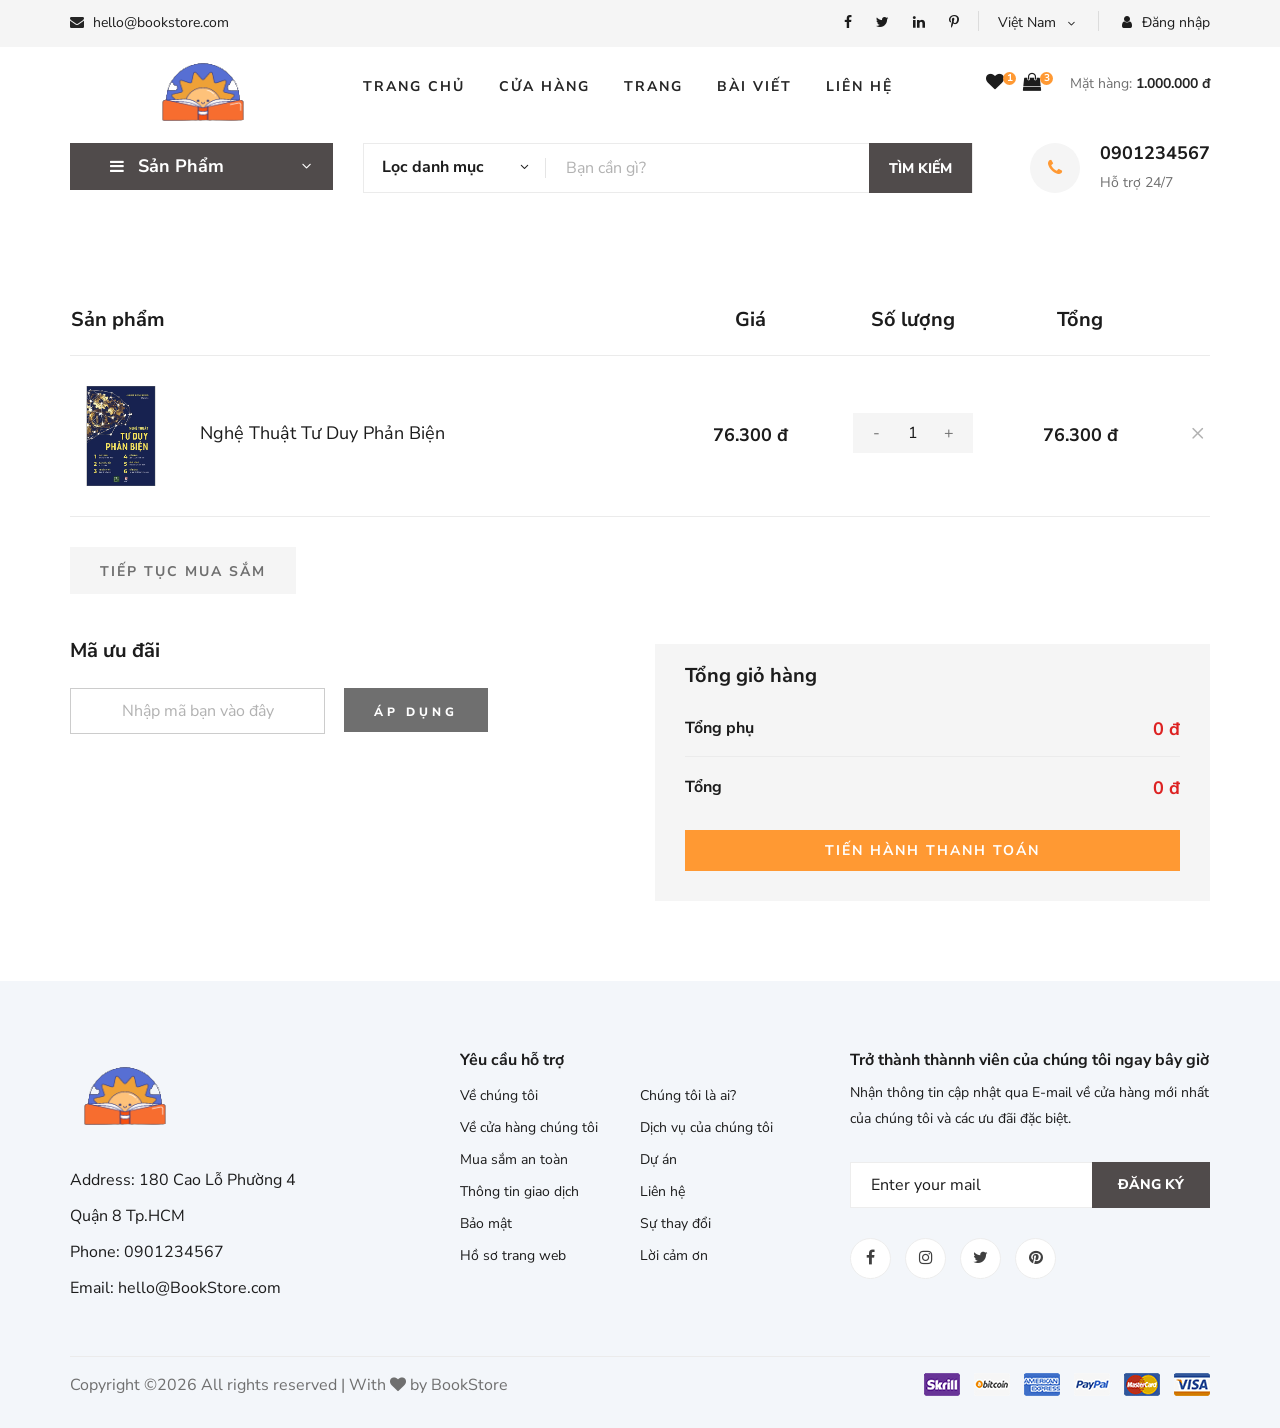
<file: labTH/Lab07/demo_bai_2/index.html>
<!DOCTYPE html>
<html lang="zxx">

<head>
    <meta charset="UTF-8">
    <meta name="description" content="Ogani Template">
    <meta name="keywords" content="Ogani, unica, creative, html">
    <meta name="viewport" content="width=device-width, initial-scale=1.0">
    <meta http-equiv="X-UA-Compatible" content="ie=edge">
    <title>Nice | BookStore</title>
    
    <!-- Google Font -->
    <link href="https://fonts.googleapis.com/css2?family=Nunito Sans:wght@200;300;400;600;900&display=swap" rel="stylesheet">
    
    <!-- Css Styles -->
    <link rel="stylesheet" href="css/bootstrap.min.css" type="text/css">
    <link rel="stylesheet" href="css/font-awesome.min.css" type="text/css">
    <link rel="stylesheet" href="css/elegant-icons.css" type="text/css">
    <link rel="stylesheet" href="css/nice-select.css" type="text/css">
    <link rel="stylesheet" href="css/jquery-ui.min.css" type="text/css">
    <link rel="stylesheet" href="css/owl.carousel.min.css" type="text/css">
    <link rel="stylesheet" href="css/slicknav.min.css" type="text/css">
    <link rel="stylesheet" href="css/style.css" type="text/css">


</head>

<body>
    <!-- Page Preloder -->
    <div id="preloder">
        <div class="loader"></div>
    </div>

    <!-- Humberger Begin -->
    <div class="humberger__menu__overlay"></div>
    <div class="humberger__menu__wrapper">
        <div class="humberger__menu__logo">
            <a href="#"><img src="img/logo.png" alt=""></a>
        </div>
        <div class="humberger__menu__cart">
            <ul>
                <li><a href="#"><i class="fa fa-heart"></i> <span>1</span></a></li>
                <li><a href="#"><i class="fa fa-shopping-bag"></i> <span>3</span></a></li>
            </ul>
            <div class="header__cart__price">Mặt hàng: <span>1.000.000 đ</span></div>
        </div>
        <div class="humberger__menu__widget">
            <div class="header__top__right__language">
                <div>Việt Nam</div>
                <span class="arrow_carrot-down"></span>
                <ul>
                    <li><a href="#">Spanis</a></li>
                    <li><a href="#">English</a></li>
                </ul>
            </div>
            <div class="header__top__right__auth">
                <a href="#"><i class="fa fa-user"></i> Đăng nhập</a>
            </div>
        </div>
        <nav class="humberger__menu__nav mobile-menu">
            <ul>
                <li><a href="./index.html">Trang chủ</a></li>
                <li><a href="./shop-grid.html">Cửa hàng</a></li>
                <li><a href="#">Trang</a>
                    <ul class="header__menu__dropdown">
                        <li><a href="./shop-details.html">Cửa hàng chi tiết</a></li>
                        <li><a href="./shoping-cart.html">Giỏ hàng</a></li>
                        <li><a href="./checkout.html">Thủ tục thanh toán</a></li>
                        <li><a href="./blog-details.html">Chi tiết bài viết</a></li>
                    </ul>
                </li>
                <li><a href="./blog.html">Bài viết</a></li>
                <li><a href="./contact.html">Liên hệ</a></li>
            </ul>
        </nav>
        <div id="mobile-menu-wrap"></div>
        <div class="header__top__right__social">
            <a href="#"><i class="fa fa-facebook"></i></a>
            <a href="#"><i class="fa fa-twitter"></i></a>
            <a href="#"><i class="fa fa-linkedin"></i></a>
            <a href="#"><i class="fa fa-pinterest-p"></i></a>
        </div>
        <div class="humberger__menu__contact">
            <ul>
                <li><i class="fa fa-envelope"></i> hello@bookstore.com</li>
            </ul>
        </div>
    </div>
    <!-- Humberger End -->

    <!-- Header Section Begin -->
    <header class="header">
        <div class="header__top">
            <div class="container">
                <div class="row">
                    <div class="col-lg-6 col-md-6">
                        <div class="header__top__left">
                            <ul>
                                <li><i class="fa fa-envelope"></i> hello@bookstore.com</li>
                            </ul>
                        </div>
                    </div>
                    <div class="col-lg-6 col-md-6">
                        <div class="header__top__right">
                            <div class="header__top__right__social">
                                <a href="#"><i class="fa fa-facebook"></i></a>
                                <a href="#"><i class="fa fa-twitter"></i></a>
                                <a href="#"><i class="fa fa-linkedin"></i></a>
                                <a href="#"><i class="fa fa-pinterest-p"></i></a>
                            </div>
                            <div class="header__top__right__language">
                                <div>Việt Nam</div>
                                <span class="arrow_carrot-down"></span>
                                <ul>
                                    <li><a href="#">Spanis</a></li>
                                    <li><a href="#">English</a></li>
                                </ul>
                            </div>
                            <div class="header__top__right__auth">
                                <a href="#"><i class="fa fa-user"></i> Đăng nhập</a>
                            </div>
                        </div>
                    </div>
                </div>
            </div>
        </div>
        <div class="container">
            <div class="row">
                <div class="col-lg-3">
                    <div class="header__logo">
                        <a href="./index.html"><img src="img/logo.png" alt=""></a>
                    </div>
                </div>
                <div class="col-lg-6">
                    <nav class="header__menu">
                        <ul class="ul-menu">
                            <li><a href="./index.html">Trang chủ</a></li>
                            <li><a href="./shop-grid.html">Cửa hàng</a></li>
                            <li><a href="#">Trang</a>
                                <ul class="header__menu__dropdown">
                                    <li><a href="./shop-details.html">Cửa hàng chi tiết</a></li>
                                    <li><a href="./shoping-cart.html">Giỏ hàng</a></li>
                                    <li><a href="./checkout.html">Thủ tục thanh toán</a></li>
                                    <li><a href="./blog-details.html">Chi tiết bài viết</a></li>
                                </ul>
                            </li>
                            <li><a href="./blog.html">Bài viết</a></li>
                            <li><a href="./contact.html">Liên hệ</a></li>
                        </ul>
                    </nav>
                </div>
                <div class="col-lg-3">
                    <div class="header__cart">
                        <ul>
                            <li><a href="#"><i class="fa fa-heart"></i> <span>1</span></a></li>
                            <li><a href="#"><i class="fa fa-shopping-bag"></i> <span>3</span></a></li>
                        </ul>
                        <div class="header__cart__price">Mặt hàng: <span>1.000.000 đ</span></div>
                    </div>
                </div>
            </div>
            <div class="humberger__open">
                <i class="fa fa-bars"></i>
            </div>
        </div>
    </header>
    <!-- Header Section End -->

    <!-- Hero Section Begin -->
    <section class="hero hero-normal">
        <div class="container">
            <div class="row">
                <div class="col-lg-3">
                    <div class="hero__categories">
                        <div class="hero__categories__all">
                            <i class="fa fa-bars"></i>
                            <span>Sản Phẩm</span>
                        </div>
                        <ul>
                            <li><a href="#">Văn học</a></li>
                            <li><a href="#">Kinh tế</a></li>
                            <li><a href="#">Thiếu nhi</a></li>
                            <li><a href="#">Kĩ năng sống</a></li>
                            <li><a href="#">Giáo khoa</a></li>
                            <li><a href="#">Từ điển</a></li>
                            <li><a href="#">Lịch sử</a></li>
                            <li><a href="#">Y học</a></li>
                            <li><a href="#">Tạp chí</a></li>
                            <li><a href="#">Ngoại ngữ</a></li>
                            <li><a href="#">Giáo trình</a></li>
                        </ul>
                    </div>
                </div>
                <div class="col-lg-9">
                    <div class="hero__search">
                        <div class="hero__search__form">
                            <form action="#">
                                <div class="hero__search__categories">
                                    Lọc danh mục
                                    <span class="arrow_carrot-down"></span>
                                </div>
                                <input type="text" placeholder="Bạn cần gì?">
                                <button type="submit" class="site-btn">TÌM KIẾM</button>
                            </form>
                        </div>
                        <div class="hero__search__phone">
                            <div class="hero__search__phone__icon">
                                <i class="fa fa-phone"></i>
                            </div>
                            <div class="hero__search__phone__text">
                                <h5>0901234567</h5>
                                <span>Hỗ trợ 24/7 </span>
                            </div>
                        </div>
                    </div>
                </div>
            </div>
        </div>
    </section>
    <!-- Hero Section End -->

    <!-- Shoping Cart Section Begin -->
    <section class="shoping-cart spad">
        <div class="container">
            <div class="row">
                <div class="col-lg-12">
                    <div class="shoping__cart__table">
                        <table>
                            <thead>
                                <tr>
                                    <th class="shoping__product">Sản phẩm</th>
                                    <th>Giá</th>
                                    <th>Số lượng</th>
                                    <th>Tổng</th>
                                    <th></th>
                                </tr>
                            </thead>
                            <tbody>
                                <tr>
                                    <td class="shoping__cart__item">
                                        <img src="img/featured/Book_2.jpg" alt="" width="100px">
                                        <h5>Nghệ Thuật Tư Duy Phản Biện</h5>
                                    </td>
                                    <td class="shoping__cart__price">
                                        76.300 đ
                                    </td>
                                    <td class="shoping__cart__quantity">
                                        <div class="quantity">
                                            <div class="pro-qty">
                                                <input value="1" id="quantity" >
                                            </div>
                                        </div>
                                    </td>
                                    <td class="shoping__cart__total" id="total">
                                        76.300 đ
                                    </td>
                                    <td class="shoping__cart__item__close">
                                        <span class="icon_close"></span>
                                    </td>
                                </tr>
                            </tbody>
                        </table>
                    </div>
                </div>
            </div>
            <div class="row">
                <div class="col-lg-12">
                    <div class="shoping__cart__btns">
                        <a href="#" class="primary-btn cart-btn">TIẾP TỤC MUA SẮM</a>
                    </div>
                </div>
                <div class="col-lg-6">
                    <div class="shoping__continue">
                        <div class="shoping__discount">
                            <h5>Mã ưu đãi</h5>
                            <form action="#">
                                <input type="text" placeholder="Nhập mã bạn vào đây">
                                <button type="submit" class="site-btn">ÁP DỤNG</button>
                            </form>
                        </div>
                    </div>
                </div>
                <div class="col-lg-6">
                    <div class="shoping__checkout">
                        <h5>Tổng giỏ hàng</h5>
                        <ul>
                            <li>Tổng phụ <span>0 đ</span></li>
                            <li>Tổng <span>0 đ</span></li>
                        </ul>
                        <a href="#" class="primary-btn">Tiến hành thanh toán</a>
                    </div>
                </div>
            </div>
        </div>
    </section>
    <!-- Shoping Cart Section End -->


    <!-- Footer Section Begin -->
    <footer class="footer spad">
        <div class="container">
            <div class="row">
                <div class="col-lg-3 col-md-6 col-sm-6">
                    <div class="footer__about">
                        <div class="footer__about__logo">
                            <a href="./index.html"><img src="img/logo.png" alt=""></a>
                        </div>
                        <ul>
                            <li>Address: 180 Cao Lỗ Phường 4 Quận 8 Tp.HCM</li>
                            <li>Phone: 0901234567</li>
                            <li>Email: hello@BookStore.com</li>
                        </ul>
                    </div>
                </div>
                <div class="col-lg-4 col-md-6 col-sm-6 offset-lg-1">
                    <div class="footer__widget">
                        <h6>
                            Yêu cầu hỗ trợ</h6>
                        <ul>
                            <li><a href="#">Về chúng tôi</a></li>
                            <li><a href="#">Về cửa hàng chúng tôi</a></li>
                            <li><a href="#">Mua sắm an toàn</a></li>
                            <li><a href="#">Thông tin giao dịch</a></li>
                            <li><a href="#">Bảo mật</a></li>
                            <li><a href="#">Hồ sơ trang web</a></li>
                        </ul>
                        <ul>
                            <li><a href="#">Chúng tôi là ai?</a></li>
                            <li><a href="#">Dịch vụ của chúng tôi</a></li>
                            <li><a href="#">Dự án</a></li>
                            <li><a href="#">Liên hệ</a></li>
                            <li><a href="#">Sự thay đổi</a></li>
                            <li><a href="#">Lời cảm ơn</a></li>
                        </ul>
                    </div>
                </div>
                <div class="col-lg-4 col-md-12">
                    <div class="footer__widget">
                        <h6>Trở thành thànnh viên của chúng tôi ngay bây giờ</h6>
                        <p>Nhận thông tin cập nhật qua E-mail về cửa hàng mới nhất của chúng tôi và các ưu đãi đặc biệt.</p>
                        <form action="#">
                            <input type="text" placeholder="Enter your mail">
                            <button type="submit" class="site-btn">Đăng ký</button>
                        </form>
                        <div class="footer__widget__social">
                            <a href="#"><i class="fa fa-facebook"></i></a>
                            <a href="#"><i class="fa fa-instagram"></i></a>
                            <a href="#"><i class="fa fa-twitter"></i></a>
                            <a href="#"><i class="fa fa-pinterest"></i></a>
                        </div>
                    </div>
                </div>
            </div>
            <div class="row">
                <div class="col-lg-12">
                    <div class="footer__copyright">
                        <div class="footer__copyright__text"><p>
  Copyright &copy;<script>document.write(new Date().getFullYear());</script> All rights reserved | With <i class="fa fa-heart" aria-hidden="true"></i> by BookStore</a>
  </p></div>
                        <div class="footer__copyright__payment"><img src="img/payment-item.png" alt=""></div>
                    </div>
                </div>
            </div>
        </div>
    </footer>
    <!-- Footer Section End -->

    <!-- Js Plugins -->
    <script src="js/jquery-3.3.1.min.js"></script>
    <script src="js/bootstrap.min.js"></script>
    <script src="js/jquery.nice-select.min.js"></script>
    <script src="js/jquery-ui.min.js"></script>
    <script src="js/jquery.slicknav.js"></script>
    <script src="js/mixitup.min.js"></script>
    <script src="js/owl.carousel.min.js"></script>
    <script src="js/main.js"></script>


</body>

</html>
</file>
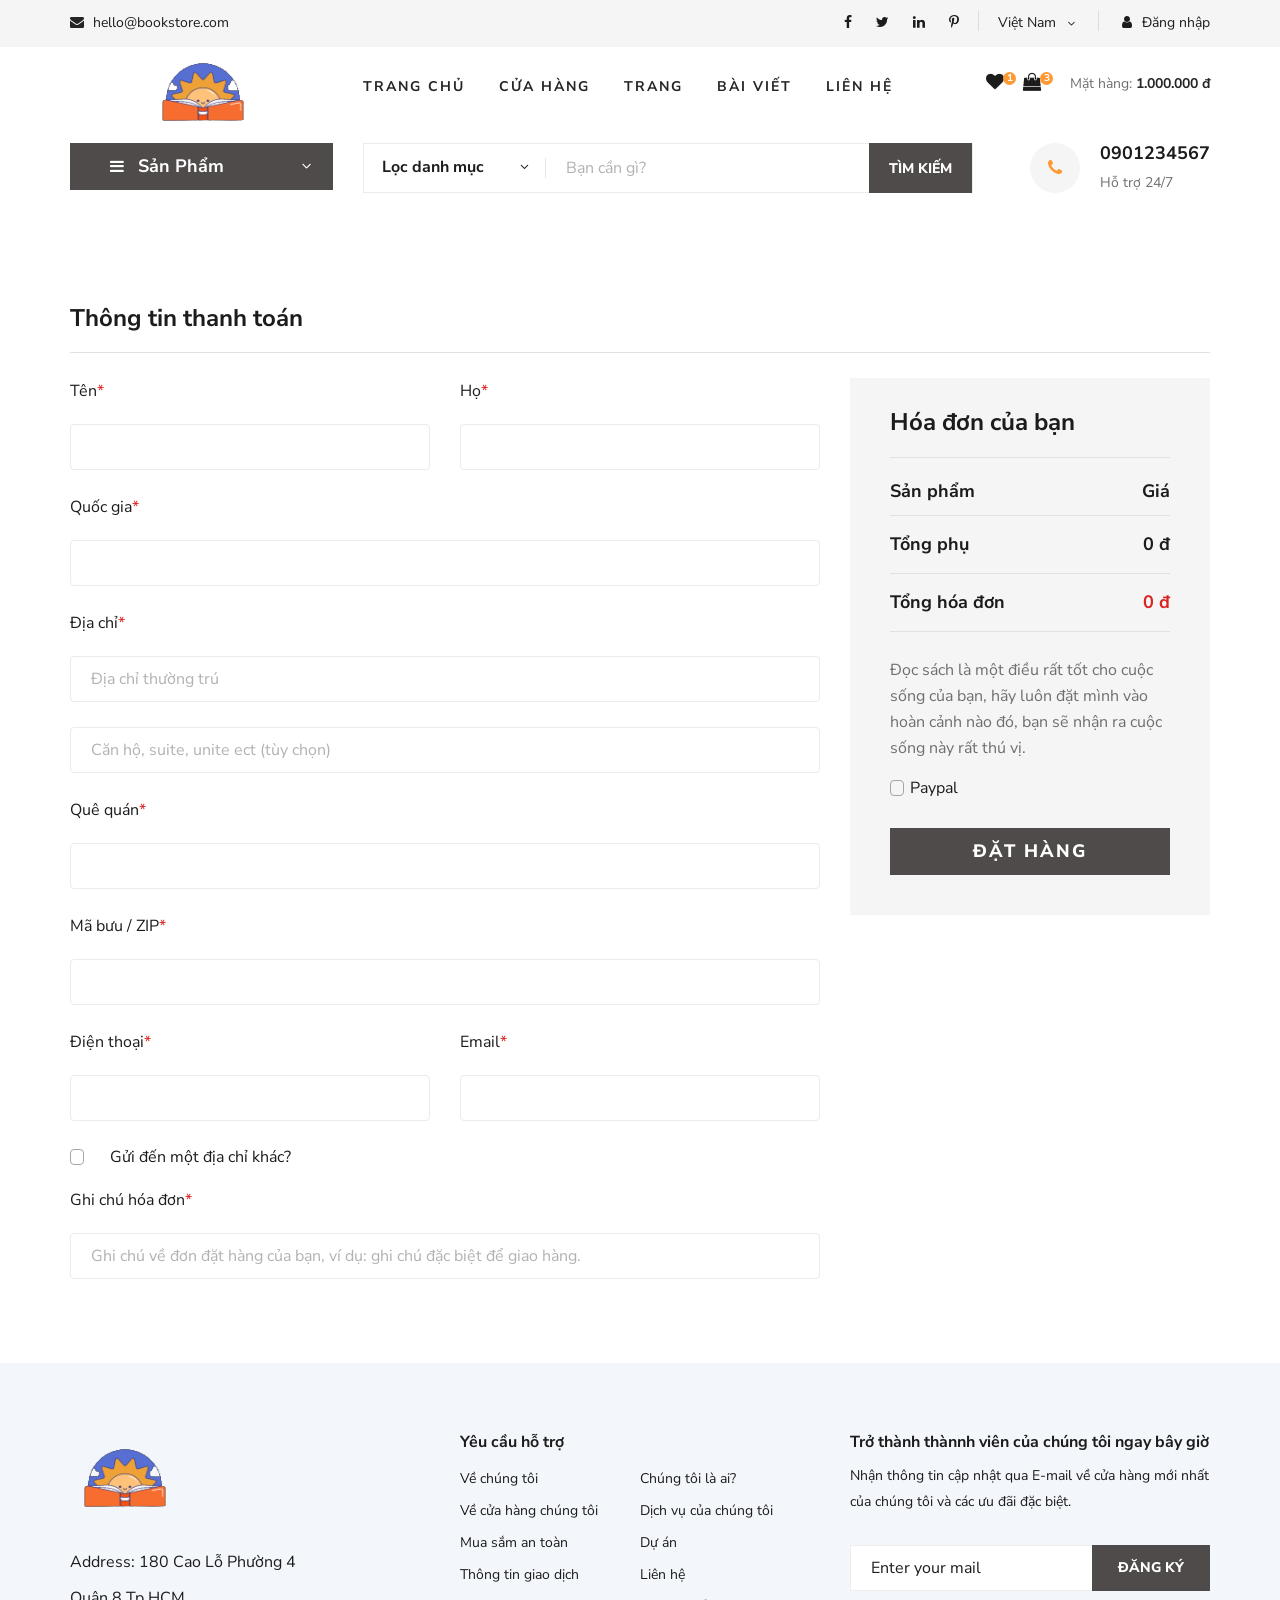
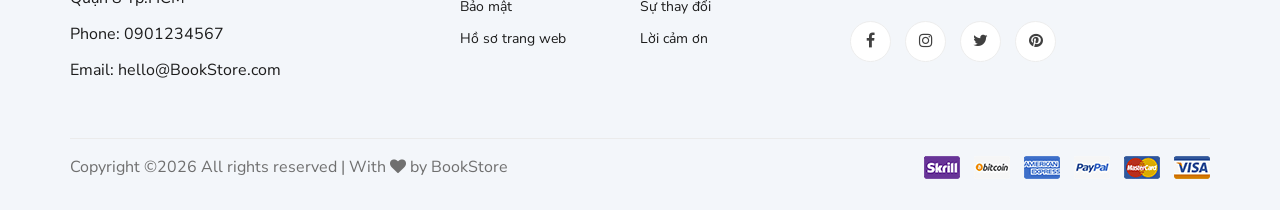
<file: labTH/Lab07/Vi_du/index.html>
<!DOCTYPE html>
<html lang="zxx">

<head>
    <meta charset="UTF-8">
    <meta name="description" content="Ogani Template">
    <meta name="keywords" content="Ogani, unica, creative, html">
    <meta name="viewport" content="width=device-width, initial-scale=1.0">
    <meta http-equiv="X-UA-Compatible" content="ie=edge">
    <title>Nice | BookStore</title>
    
    <!-- Google Font -->
    <link href="https://fonts.googleapis.com/css2?family=Nunito Sans:wght@200;300;400;600;900&display=swap" rel="stylesheet">
    
    <!-- Css Styles -->
    <link rel="stylesheet" href="css/bootstrap.min.css" type="text/css">
    <link rel="stylesheet" href="css/font-awesome.min.css" type="text/css">
    <link rel="stylesheet" href="css/elegant-icons.css" type="text/css">
    <link rel="stylesheet" href="css/nice-select.css" type="text/css">
    <link rel="stylesheet" href="css/jquery-ui.min.css" type="text/css">
    <link rel="stylesheet" href="css/owl.carousel.min.css" type="text/css">
    <link rel="stylesheet" href="css/slicknav.min.css" type="text/css">
    <link rel="stylesheet" href="css/style.css" type="text/css">


    <style>
        .error-message {
            color: red;
            font-size: 14px; 
            margin-top: 5px; 
        }
    </style>
</head>

<body>
    <!-- Page Preloder -->
    <div id="preloder">
        <div class="loader"></div>
    </div>

    <!-- Humberger Begin -->
    <div class="humberger__menu__overlay"></div>
    <div class="humberger__menu__wrapper">
        <div class="humberger__menu__logo">
            <a href="#"><img src="img/logo.png" alt=""></a>
        </div>
        <div class="humberger__menu__cart">
            <ul>
                <li><a href="#"><i class="fa fa-heart"></i> <span>1</span></a></li>
                <li><a href="#"><i class="fa fa-shopping-bag"></i> <span>3</span></a></li>
            </ul>
            <div class="header__cart__price">Mặt hàng: <span>1.000.000 đ</span></div>
        </div>
        <div class="humberger__menu__widget">
            <div class="header__top__right__language">
                <div>Việt Nam</div>
                <span class="arrow_carrot-down"></span>
                <ul>
                    <li><a href="#">Spanis</a></li>
                    <li><a href="#">English</a></li>
                </ul>
            </div>
            <div class="header__top__right__auth">
                <a href="#"><i class="fa fa-user"></i> Đăng nhập</a>
            </div>
        </div>
        <nav class="humberger__menu__nav mobile-menu">
            <ul>
                <li><a href="./index.html">Trang chủ</a></li>
                <li><a href="./shop-grid.html">Cửa hàng</a></li>
                <li><a href="#">Trang</a>
                    <ul class="header__menu__dropdown">
                        <li><a href="./shop-details.html">Cửa hàng chi tiết</a></li>
                        <li><a href="./shoping-cart.html">Giỏ hàng</a></li>
                        <li><a href="./checkout.html">Thủ tục thanh toán</a></li>
                        <li><a href="./blog-details.html">Chi tiết bài viết</a></li>
                    </ul>
                </li>
                <li><a href="./blog.html">Bài viết</a></li>
                <li><a href="./contact.html">Liên hệ</a></li>
            </ul>
        </nav>
        <div id="mobile-menu-wrap"></div>
        <div class="header__top__right__social">
            <a href="#"><i class="fa fa-facebook"></i></a>
            <a href="#"><i class="fa fa-twitter"></i></a>
            <a href="#"><i class="fa fa-linkedin"></i></a>
            <a href="#"><i class="fa fa-pinterest-p"></i></a>
        </div>
        <div class="humberger__menu__contact">
            <ul>
                <li><i class="fa fa-envelope"></i> hello@bookstore.com</li>
            </ul>
        </div>
    </div>
    <!-- Humberger End -->

    <!-- Header Section Begin -->
    <header class="header">
        <div class="header__top">
            <div class="container">
                <div class="row">
                    <div class="col-lg-6 col-md-6">
                        <div class="header__top__left">
                            <ul>
                                <li><i class="fa fa-envelope"></i> hello@bookstore.com</li>
                            </ul>
                        </div>
                    </div>
                    <div class="col-lg-6 col-md-6">
                        <div class="header__top__right">
                            <div class="header__top__right__social">
                                <a href="#"><i class="fa fa-facebook"></i></a>
                                <a href="#"><i class="fa fa-twitter"></i></a>
                                <a href="#"><i class="fa fa-linkedin"></i></a>
                                <a href="#"><i class="fa fa-pinterest-p"></i></a>
                            </div>
                            <div class="header__top__right__language">
                                <div>Việt Nam</div>
                                <span class="arrow_carrot-down"></span>
                                <ul>
                                    <li><a href="#">Spanis</a></li>
                                    <li><a href="#">English</a></li>
                                </ul>
                            </div>
                            <div class="header__top__right__auth">
                                <a href="#"><i class="fa fa-user"></i> Đăng nhập</a>
                            </div>
                        </div>
                    </div>
                </div>
            </div>
        </div>
        <div class="container">
            <div class="row">
                <div class="col-lg-3">
                    <div class="header__logo">
                        <a href="./index.html"><img src="img/logo.png" alt=""></a>
                    </div>
                </div>
                <div class="col-lg-6">
                    <nav class="header__menu">
                        <ul class="ul-menu">
                            <li><a href="./index.html">Trang chủ</a></li>
                            <li><a href="./shop-grid.html">Cửa hàng</a></li>
                            <li><a href="#">Trang</a>
                                <ul class="header__menu__dropdown">
                                    <li><a href="./shop-details.html">Cửa hàng chi tiết</a></li>
                                    <li><a href="./shoping-cart.html">Giỏ hàng</a></li>
                                    <li><a href="./checkout.html">Thủ tục thanh toán</a></li>
                                    <li><a href="./blog-details.html">Chi tiết bài viết</a></li>
                                </ul>
                            </li>
                            <li><a href="./blog.html">Bài viết</a></li>
                            <li><a href="./contact.html">Liên hệ</a></li>
                        </ul>
                    </nav>
                </div>
                <div class="col-lg-3">
                    <div class="header__cart">
                        <ul>
                            <li><a href="#"><i class="fa fa-heart"></i> <span>1</span></a></li>
                            <li><a href="#"><i class="fa fa-shopping-bag"></i> <span>3</span></a></li>
                        </ul>
                        <div class="header__cart__price">Mặt hàng: <span>1.000.000 đ</span></div>
                    </div>
                </div>
            </div>
            <div class="humberger__open">
                <i class="fa fa-bars"></i>
            </div>
        </div>
    </header>
    <!-- Header Section End -->

    <!-- Hero Section Begin -->
    <section class="hero hero-normal">
        <div class="container">
            <div class="row">
                <div class="col-lg-3">
                    <div class="hero__categories">
                        <div class="hero__categories__all">
                            <i class="fa fa-bars"></i>
                            <span>Sản Phẩm</span>
                        </div>
                        <ul>
                            <li><a href="#">Văn học</a></li>
                            <li><a href="#">Kinh tế</a></li>
                            <li><a href="#">Thiếu nhi</a></li>
                            <li><a href="#">Kĩ năng sống</a></li>
                            <li><a href="#">Giáo khoa</a></li>
                            <li><a href="#">Từ điển</a></li>
                            <li><a href="#">Lịch sử</a></li>
                            <li><a href="#">Y học</a></li>
                            <li><a href="#">Tạp chí</a></li>
                            <li><a href="#">Ngoại ngữ</a></li>
                            <li><a href="#">Giáo trình</a></li>
                        </ul>
                    </div>
                </div>
                <div class="col-lg-9">
                    <div class="hero__search">
                        <div class="hero__search__form">
                            <form action="#">
                                <div class="hero__search__categories">
                                    Lọc danh mục
                                    <span class="arrow_carrot-down"></span>
                                </div>
                                <input type="text" placeholder="Bạn cần gì?">
                                <button type="submit" class="site-btn">TÌM KIẾM</button>
                            </form>
                        </div>
                        <div class="hero__search__phone">
                            <div class="hero__search__phone__icon">
                                <i class="fa fa-phone"></i>
                            </div>
                            <div class="hero__search__phone__text">
                                <h5>0901234567</h5>
                                <span>Hỗ trợ 24/7 </span>
                            </div>
                        </div>
                    </div>
                </div>
            </div>
        </div>
    </section>
    <!-- Hero Section End -->

     <!-- Checkout Section Begin -->
     <section class="checkout spad">
        <div class="container">
            <div class="checkout__form">
                <h4>Thông tin thanh toán</h4>
                <form id="checkoutForm" action="#">
                    <div class="row">
                        <div class="col-lg-8 col-md-6">
                            <div class="row">
                                <div class="col-lg-6">
                                    <div class="checkout__input">
                                        <p>Tên<span>*</span></p>
                                        <input type="text" id="firstNameInput">
                                        <div class="error-message" id="firstNameErrorMessage"></div>
                                    </div>
                                </div>
                                <div class="col-lg-6">
                                    <div class="checkout__input">
                                        <p>Họ<span>*</span></p>
                                        <input type="text" id="lastNameInput">
                                        <div class="error-message" id="lastNameErrorMessage"></div>
                                    </div>
                                </div>
                            </div>
                            <div class="checkout__input">
                                <p>Quốc gia<span>*</span></p>
                                <input type="text" id="nationInput">
                                <div class="error-message" id="nationErrorMessage"></div>
                            </div>
                            <div class="checkout__input">
                                <p>Địa chỉ<span>*</span></p>
                                <input type="text" placeholder="Địa chỉ thường trú" class="checkout__input__add" id="adresseInput">
                                <div class="error-message" id="adresseErrorMessage"></div>
                                <input type="text" placeholder="Căn hộ, suite, unite ect (tùy chọn)" id="suiteInput">
                                <div class="error-message" id="suiteErrorMessage"></div>
                            </div>
                            <div class="checkout__input">
                                <p>Quê quán<span>*</span></p>
                                <input type="text" id="countryInput">
                                <div class="error-message" id="countryErrorMessage"></div>
                            </div>
                            <div class="checkout__input">
                                <p>Mã bưu / ZIP<span>*</span></p>
                                <input type="text" id="zipInput">
                                <div class="error-message" id="zipErrorMessage"></div>
                            </div>
                            <div class="row">
                                <div class="col-lg-6">
                                    <div class="checkout__input">
                                        <p>Điện thoại<span>*</span></p>
                                        <input type="text" id="numInput">
                                        <div class="error-message" id="numErrorMessage"></div>
                                    </div>
                                </div>
                                <div class="col-lg-6">
                                    <div class="checkout__input">
                                        <p>Email<span>*</span></p>
                                        <input type="text" id="emailInput">
                                        <div class="error-message" id="emailErrorMessage"></div>
                                    </div>
                                </div>
                            </div>
                           
                            <div class="checkout__input__checkbox">
                                <label for="diff-acc">
                                    Gửi đến một địa chỉ khác?
                                    <input type="checkbox" id="diff-acc">
                                    <span class="checkmark"></span>
                                </label>
                            </div>
                            <div class="checkout__input">
                                <p>Ghi chú hóa đơn<span>*</span></p>
                                <input type="text" placeholder="Ghi chú về đơn đặt hàng của bạn, ví dụ: ghi chú đặc biệt để giao hàng." id="noteInput">
                                <div class="error-message" id="noteErrorMessage"></div>
                            </div>
                        </div>
                        <div class="col-lg-4 col-md-6">
                            <div class="checkout__order">
                                <h4>Hóa đơn của bạn</h4>
                                <div class="checkout__order__products">Sản phẩm <span>Giá</span></div>
                               
                                <div class="checkout__order__subtotal">Tổng phụ <span>0 đ</span></div>
                                <div class="checkout__order__total">Tổng hóa đơn <span>0 đ</span></div>
                                <p>Đọc sách là một điều rất tốt cho cuộc sống của bạn, hãy luôn đặt mình vào hoàn cảnh nào đó, bạn sẽ
                                    nhận ra cuộc sống này rất thú vị.
                                </p>
                                <div class="checkout__input__checkbox">
                                    <label for="paypal">
                                        Paypal
                                        <input type="checkbox" id="paypal">
                                        <span class="checkmark"></span>
                                    </label>
                                </div>
                                <button type="button" class="site-btn" onclick="validateForm()">Đặt hàng</button>
                            </div>
                        </div>
                    </div>
                </form>
            </div>
        </div>
    </section>
    <!-- Checkout Section End -->


    <!-- Footer Section Begin -->
    <footer class="footer spad">
        <div class="container">
            <div class="row">
                <div class="col-lg-3 col-md-6 col-sm-6">
                    <div class="footer__about">
                        <div class="footer__about__logo">
                            <a href="./index.html"><img src="img/logo.png" alt=""></a>
                        </div>
                        <ul>
                            <li>Address: 180 Cao Lỗ Phường 4 Quận 8 Tp.HCM</li>
                            <li>Phone: 0901234567</li>
                            <li>Email: hello@BookStore.com</li>
                        </ul>
                    </div>
                </div>
                <div class="col-lg-4 col-md-6 col-sm-6 offset-lg-1">
                    <div class="footer__widget">
                        <h6>
                            Yêu cầu hỗ trợ</h6>
                        <ul>
                            <li><a href="#">Về chúng tôi</a></li>
                            <li><a href="#">Về cửa hàng chúng tôi</a></li>
                            <li><a href="#">Mua sắm an toàn</a></li>
                            <li><a href="#">Thông tin giao dịch</a></li>
                            <li><a href="#">Bảo mật</a></li>
                            <li><a href="#">Hồ sơ trang web</a></li>
                        </ul>
                        <ul>
                            <li><a href="#">Chúng tôi là ai?</a></li>
                            <li><a href="#">Dịch vụ của chúng tôi</a></li>
                            <li><a href="#">Dự án</a></li>
                            <li><a href="#">Liên hệ</a></li>
                            <li><a href="#">Sự thay đổi</a></li>
                            <li><a href="#">Lời cảm ơn</a></li>
                        </ul>
                    </div>
                </div>
                <div class="col-lg-4 col-md-12">
                    <div class="footer__widget">
                        <h6>Trở thành thànnh viên của chúng tôi ngay bây giờ</h6>
                        <p>Nhận thông tin cập nhật qua E-mail về cửa hàng mới nhất của chúng tôi và các ưu đãi đặc biệt.</p>
                        <form action="#">
                            <input type="text" placeholder="Enter your mail">
                            <button type="submit" class="site-btn">Đăng ký</button>
                        </form>
                        <div class="footer__widget__social">
                            <a href="#"><i class="fa fa-facebook"></i></a>
                            <a href="#"><i class="fa fa-instagram"></i></a>
                            <a href="#"><i class="fa fa-twitter"></i></a>
                            <a href="#"><i class="fa fa-pinterest"></i></a>
                        </div>
                    </div>
                </div>
            </div>
            <div class="row">
                <div class="col-lg-12">
                    <div class="footer__copyright">
                        <div class="footer__copyright__text"><p>
  Copyright &copy;<script>document.write(new Date().getFullYear());</script> All rights reserved | With <i class="fa fa-heart" aria-hidden="true"></i> by BookStore</a>
  </p></div>
                        <div class="footer__copyright__payment"><img src="img/payment-item.png" alt=""></div>
                    </div>
                </div>
            </div>
        </div>
    </footer>
    <!-- Footer Section End -->

    <!-- Js Plugins -->
    <script src="js/jquery-3.3.1.min.js"></script>
    <script src="js/bootstrap.min.js"></script>
    <script src="js/jquery.nice-select.min.js"></script>
    <script src="js/jquery-ui.min.js"></script>
    <script src="js/jquery.slicknav.js"></script>
    <script src="js/mixitup.min.js"></script>
    <script src="js/owl.carousel.min.js"></script>
    <script src="js/main.js"></script>



    <!-- JavaScript -->
    <script>
        function validateForm() {
            
            var firstName = firstNameInput.value.trim();
            var email = emailInput.value.trim();
            var lastName=lastNameInput.value.trim();
            var nation=nationInput.value.trim();
            var address=adresseInput.value.trim();
            var suite=suiteInput.value.trim();
            var country=countryInput.value.trim();
            var zip=zipInput.value.trim();
            var num=numInput.value.trim();
            var isValid = true;

            if (firstName === '') {
                firstNameErrorMessage.textContent = 'Vui lòng nhập tên của bạn.';
                isValid = false;
            } else {
                firstNameErrorMessage.textContent = '';
            }
            if (lastName === '') {
                lastNameErrorMessage.textContent = 'Vui lòng nhập họ của bạn.';
                isValid = false;
            } else {
                lastNameErrorMessage.textContent = '';
            }
            if (nation === '') {
                nationErrorMessage.textContent = 'Vui lòng nhập quốc gia của bạn.';
                isValid = false;
            } else {
                nationErrorMessage.textContent = '';
            }
            if (address === '') {
                adresseErrorMessage.textContent = 'Vui lòng nhập địa chỉ của bạn.';
                isValid = false;
            } else {
                adresseErrorMessage.textContent = '';
            }
            if (suite === '') {
                suiteErrorMessage.textContent = 'Vui lòng nhập nơi của bạn.';
                isValid = false;
            } else {
                suiteErrorMessage.textContent = '';
            }
            if (country === '') {
                countryErrorMessage.textContent = 'Vui lòng nhập quê quán của bạn.';
                isValid = false;
            } else {
                countryErrorMessage.textContent = '';
            }
            if (zip === '') {
                zipErrorMessage.textContent = 'Vui lòng nhập mã bưu của bạn.';
                isValid = false;
            } else {
                zipErrorMessage.textContent = '';
            }
            if (num === '') {
                numErrorMessage.textContent = 'Vui lòng nhập số điện thoại của bạn.';
                isValid = false;
            } else {
                numErrorMessage.textContent = '';
            }
            if (!validateEmail(emailInput.value)) {
                emailErrorMessage.textContent = 'Vui lòng nhập một địa chỉ email hợp lệ.';
                isValid = false;
            } else {
                emailErrorMessage.textContent = '';
            }
            

            if (isValid) {
                alert('Đặt hàng thành công!');
            }
            

        }
    
        function validateEmail(email) {
            var emailRegex = /\S+@\S+\.\S+/;
            return emailRegex.test(email);
        }
    
    </script>
    
</body>

</html>
</file>
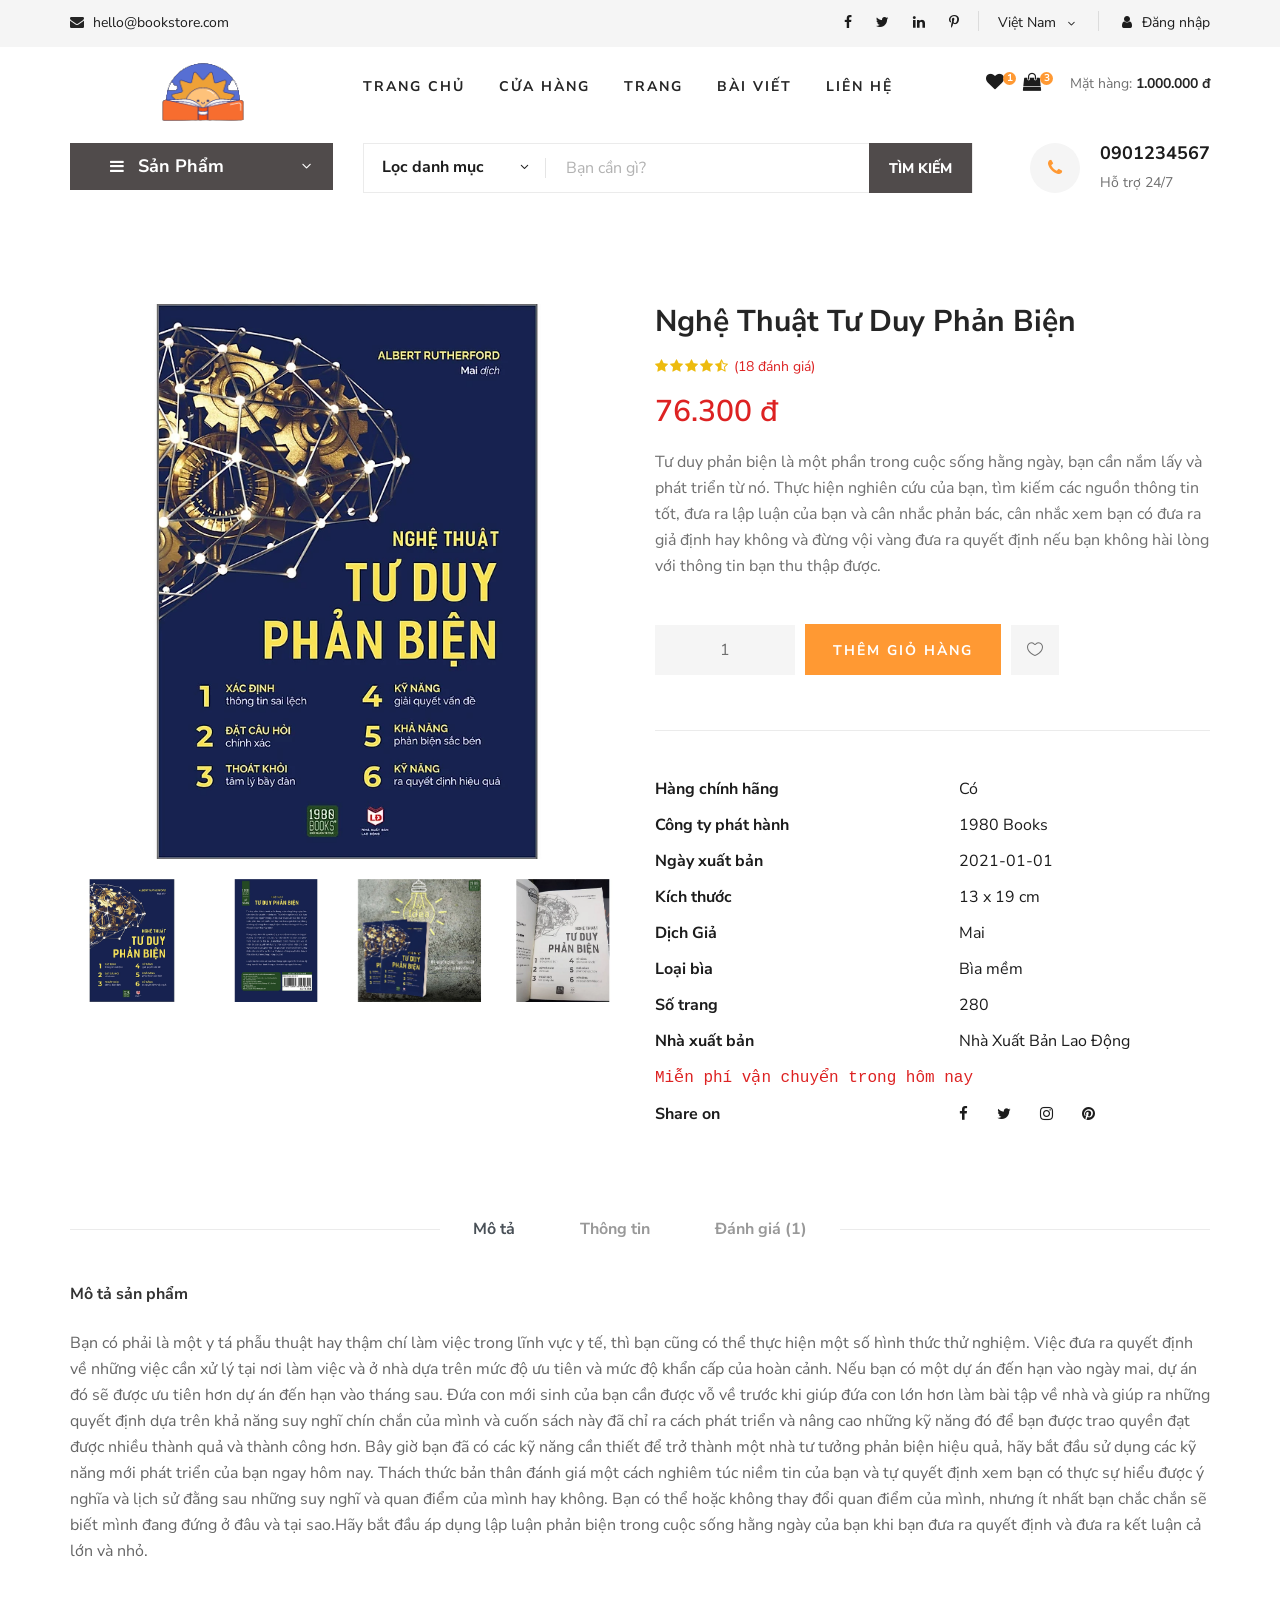
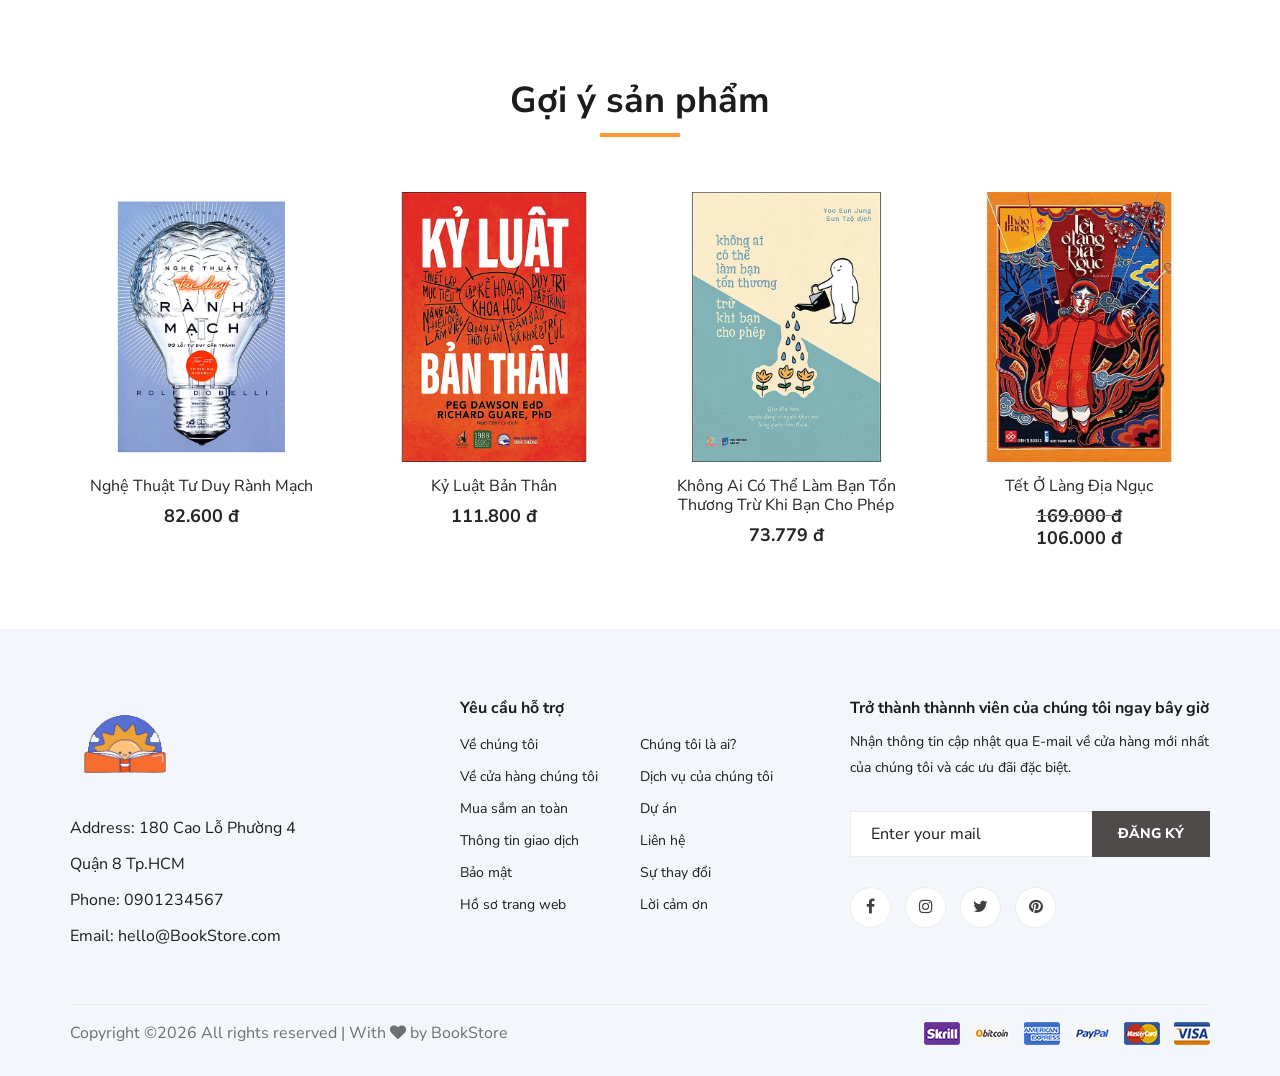
<file: labTH/Lab08/Vi_du_2/index.html>
<!DOCTYPE html>
<html lang="zxx">

<head>
    <meta charset="UTF-8">
    <meta name="description" content="Ogani Template">
    <meta name="keywords" content="Ogani, unica, creative, html">
    <meta name="viewport" content="width=device-width, initial-scale=1.0">
    <meta http-equiv="X-UA-Compatible" content="ie=edge">
    <title>Nice | BookStore</title>

    <!-- Google Font -->
    <link href="https://fonts.googleapis.com/css2?family=Nunito Sans:wght@200;300;400;600;900&display=swap" rel="stylesheet">

    <!-- Css Styles -->
    <link rel="stylesheet" href="css/bootstrap.min.css" type="text/css">
    <link rel="stylesheet" href="css/font-awesome.min.css" type="text/css">
    <link rel="stylesheet" href="css/elegant-icons.css" type="text/css">
    <link rel="stylesheet" href="css/nice-select.css" type="text/css">
    <link rel="stylesheet" href="css/jquery-ui.min.css" type="text/css">
    <link rel="stylesheet" href="css/owl.carousel.min.css" type="text/css">
    <link rel="stylesheet" href="css/slicknav.min.css" type="text/css">
    <link rel="stylesheet" href="css/style.css" type="text/css">

    <style>
        .product__details__pic__slider {
            position: relative;
            overflow: hidden;
        }

        .product__details__pic__slider img {
            display: none;
            width: 100%;
            height: auto;
        }

        .button__slide{
            text-align: center;
            padding-top: 10px;
        }
    </style>

    
</head>

<body>
    <!-- Page Preloder -->
    <div id="preloder">
        <div class="loader"></div>
    </div>

    <!-- Humberger Begin -->
    <div class="humberger__menu__overlay"></div>
    <div class="humberger__menu__wrapper">
        <div class="humberger__menu__logo">
            <a href="#"><img src="img/logo.png" alt=""></a>
        </div>
        <div class="humberger__menu__cart">
            <ul>
                <li><a href="#"><i class="fa fa-heart"></i> <span>1</span></a></li>
                <li><a href="#"><i class="fa fa-shopping-bag"></i> <span>3</span></a></li>
            </ul>
            <div class="header__cart__price">Mặt hàng: <span>1.000.000 đ</span></div>
        </div>
        <div class="humberger__menu__widget">
            <div class="header__top__right__language">
                <div>Việt Nam</div>
                <span class="arrow_carrot-down"></span>
                <ul>
                    <li><a href="#">Spanis</a></li>
                    <li><a href="#">English</a></li>
                </ul>
            </div>
            <div class="header__top__right__auth">
                <a href="#"><i class="fa fa-user"></i> Đăng nhập</a>
            </div>
        </div>
        <nav class="humberger__menu__nav mobile-menu">
            <ul>
                <li><a href="./index.html">Trang chủ</a></li>
                <li><a href="./shop-grid.html">Cửa hàng</a></li>
                <li><a href="#">Trang</a>
                    <ul class="header__menu__dropdown">
                        <li><a href="./shop-details.html">Cửa hàng chi tiết</a></li>
                        <li><a href="./shoping-cart.html">Giỏ hàng</a></li>
                        <li><a href="./checkout.html">Thủ tục thanh toán</a></li>
                        <li><a href="./blog-details.html">Chi tiết bài viết</a></li>
                    </ul>
                </li>
                <li><a href="./blog.html">Bài viết</a></li>
                <li><a href="./contact.html">Liên hệ</a></li>
            </ul>
        </nav>
        <div id="mobile-menu-wrap"></div>
        <div class="header__top__right__social">
            <a href="#"><i class="fa fa-facebook"></i></a>
            <a href="#"><i class="fa fa-twitter"></i></a>
            <a href="#"><i class="fa fa-linkedin"></i></a>
            <a href="#"><i class="fa fa-pinterest-p"></i></a>
        </div>
        <div class="humberger__menu__contact">
            <ul>
                <li><i class="fa fa-envelope"></i> hello@bookstore.com</li>
            </ul>
        </div>
    </div>
    <!-- Humberger End -->

    <!-- Header Section Begin -->
    <header class="header">
        <div class="header__top">
            <div class="container">
                <div class="row">
                    <div class="col-lg-6 col-md-6">
                        <div class="header__top__left">
                            <ul>
                                <li><i class="fa fa-envelope"></i> hello@bookstore.com</li>
                            </ul>
                        </div>
                    </div>
                    <div class="col-lg-6 col-md-6">
                        <div class="header__top__right">
                            <div class="header__top__right__social">
                                <a href="#"><i class="fa fa-facebook"></i></a>
                                <a href="#"><i class="fa fa-twitter"></i></a>
                                <a href="#"><i class="fa fa-linkedin"></i></a>
                                <a href="#"><i class="fa fa-pinterest-p"></i></a>
                            </div>
                            <div class="header__top__right__language">
                                <div>Việt Nam</div>
                                <span class="arrow_carrot-down"></span>
                                <ul>
                                    <li><a href="#">Spanis</a></li>
                                    <li><a href="#">English</a></li>
                                </ul>
                            </div>
                            <div class="header__top__right__auth">
                                <a href="#"><i class="fa fa-user"></i> Đăng nhập</a>
                            </div>
                        </div>
                    </div>
                </div>
            </div>
        </div>
        <div class="container">
            <div class="row">
                <div class="col-lg-3">
                    <div class="header__logo">
                        <a href="./index.html"><img src="img/logo.png" alt=""></a>
                    </div>
                </div>
                <div class="col-lg-6">
                    <nav class="header__menu">
                        <ul class="ul-menu">
                            <li><a href="./index.html">Trang chủ</a></li>
                            <li><a href="./shop-grid.html">Cửa hàng</a></li>
                            <li><a href="#">Trang</a>
                                <ul class="header__menu__dropdown">
                                    <li><a href="./shop-details.html">Cửa hàng chi tiết</a></li>
                                    <li><a href="./shoping-cart.html">Giỏ hàng</a></li>
                                    <li><a href="./checkout.html">Thủ tục thanh toán</a></li>
                                    <li><a href="./blog-details.html">Chi tiết bài viết</a></li>
                                </ul>
                            </li>
                            <li><a href="./blog.html">Bài viết</a></li>
                            <li><a href="./contact.html">Liên hệ</a></li>
                        </ul>
                    </nav>
                </div>
                <div class="col-lg-3">
                    <div class="header__cart">
                        <ul>
                            <li><a href="#"><i class="fa fa-heart"></i> <span>1</span></a></li>
                            <li><a href="#"><i class="fa fa-shopping-bag"></i> <span>3</span></a></li>
                        </ul>
                        <div class="header__cart__price">Mặt hàng: <span>1.000.000 đ</span></div>
                    </div>
                </div>
            </div>
            <div class="humberger__open">
                <i class="fa fa-bars"></i>
            </div>
        </div>
    </header>
    <!-- Header Section End -->

    <!-- Hero Section Begin -->
    <section class="hero hero-normal">
        <div class="container">
            <div class="row">
                <div class="col-lg-3">
                    <div class="hero__categories">
                        <div class="hero__categories__all">
                            <i class="fa fa-bars"></i>
                            <span>Sản Phẩm</span>
                        </div>
                        <ul>
                            <li><a href="#">Văn học</a></li>
                            <li><a href="#">Kinh tế</a></li>
                            <li><a href="#">Thiếu nhi</a></li>
                            <li><a href="#">Kĩ năng sống</a></li>
                            <li><a href="#">Giáo khoa</a></li>
                            <li><a href="#">Từ điển</a></li>
                            <li><a href="#">Lịch sử</a></li>
                            <li><a href="#">Y học</a></li>
                            <li><a href="#">Tạp chí</a></li>
                            <li><a href="#">Ngoại ngữ</a></li>
                            <li><a href="#">Giáo trình</a></li>
                        </ul>
                    </div>
                </div>
                <div class="col-lg-9">
                    <div class="hero__search">
                        <div class="hero__search__form">
                            <form action="#">
                                <div class="hero__search__categories">
                                    Lọc danh mục
                                    <span class="arrow_carrot-down"></span>
                                </div>
                                <input type="text" placeholder="Bạn cần gì?">
                                <button type="submit" class="site-btn">TÌM KIẾM</button>
                            </form>
                        </div>
                        <div class="hero__search__phone">
                            <div class="hero__search__phone__icon">
                                <i class="fa fa-phone"></i>
                            </div>
                            <div class="hero__search__phone__text">
                                <h5>0901234567</h5>
                                <span>Hỗ trợ 24/7 </span>
                            </div>
                        </div>
                    </div>
                </div>
            </div>
        </div>
    </section>
    <!-- Hero Section End -->

    <!-- Product Details Section Begin -->
    <section class="product-details spad">
        <div class="container">
            <div class="row">
                <div class="col-lg-6 col-md-6">
                    <div class="product__details__pic">
                        <div class="product__details__pic__item">
                            <img class="product__details__pic__item--large"
                                src="img/product/Book_2.jpg" alt="">
                        </div>
                        <div class="product__details__pic__slider owl-carousel">
                            <img data-imgbigurl="img/product/details/Book_2.jpg"
                                src="img/product/Book_2.jpg" alt="">
                            <img data-imgbigurl="img/product/details/Book_2_details_2.jpg"
                                src="img/product/details/Book_2_details_2.jpg" alt="">
                            <img data-imgbigurl="img/product/details/Book_2_details_1.jpg"
                                src="img/product/details/Book_2_details_1.jpg" alt="">
                            <img data-imgbigurl="img/product/details/Book_2_details_3.jpg"
                                src="img/product/details/Book_2_details_3.jpg" alt="">
                        </div>
                    </div>
                </div>
                <div class="col-lg-6 col-md-6">
                    <div class="product__details__text">
                        <h3>Nghệ Thuật Tư Duy Phản Biện</h3>
                        <div class="product__details__rating">
                            <i class="fa fa-star"></i>
                            <i class="fa fa-star"></i>
                            <i class="fa fa-star"></i>
                            <i class="fa fa-star"></i>
                            <i class="fa fa-star-half-o"></i>
                            <span>(18 đánh giá)</span>
                        </div>
                        <div class="product__details__price">76.300 đ</div>
                        <p>Tư duy phản biện là một phần trong cuộc sống hằng ngày, bạn cần nắm lấy và phát triển từ nó.
                             Thực hiện nghiên cứu của bạn, tìm kiếm các nguồn thông tin tốt, đưa ra lập luận của bạn và cân nhắc phản bác, 
                             cân nhắc xem bạn có đưa ra giả định hay không và đừng vội vàng đưa ra quyết định nếu bạn không hài lòng với 
                             thông tin bạn thu thập được.</p>
                        <div class="product__details__quantity">
                            <div class="quantity">
                                <div class="pro-qty">
                                    <input type="text" value="1">
                                </div>
                            </div>
                        </div>
                        <a href="#" class="primary-btn">Thêm giỏ hàng</a>
                        <a href="#" class="heart-icon"><span class="icon_heart_alt"></span></a>
                        <ul>
                            <li><b>Hàng chính hãng</b> <span>Có</span></li>
                            <li><b>Công ty phát hành</b> <span>1980 Books</span></li>
                            <li><b>Ngày xuất bản</b> <span>2021-01-01</span></li>
                            <li><b>Kích thước</b> <span>13 x 19 cm </span></li>
                            <li><b>Dịch Giả</b> <span>Mai</span></li>
                            <li><b>Loại bìa</b> <span>Bìa mềm</span></li>
                            <li><b>Số trang</b> <span>280</span></li>
                            <li><b>Nhà xuất bản</b> <span>Nhà Xuất Bản Lao Động</span></li>
                            <li><span><samp>Miễn phí vận chuyển trong hôm nay</samp></span></li>
                            <li><b>Share on</b>
                                <div class="share">
                                    <a href="#"><i class="fa fa-facebook"></i></a>
                                    <a href="#"><i class="fa fa-twitter"></i></a>
                                    <a href="#"><i class="fa fa-instagram"></i></a>
                                    <a href="#"><i class="fa fa-pinterest"></i></a>
                                </div>
                            </li>
                        </ul>
                    </div>
                </div>
                <div class="col-lg-12">
                    <div class="product__details__tab">
                        <ul class="nav nav-tabs" role="tablist">
                            <li class="nav-item">
                                <a class="nav-link active" data-toggle="tab" href="#tabs-1" role="tab"
                                    aria-selected="true">Mô tả</a>
                            </li>
                            <li class="nav-item">
                                <a class="nav-link" data-toggle="tab" href="#tabs-2" role="tab"
                                    aria-selected="false">Thông tin</a>
                            </li>
                            <li class="nav-item">
                                <a class="nav-link" data-toggle="tab" href="#tabs-3" role="tab"
                                    aria-selected="false">Đánh giá <span>(1)</span></a>
                            </li>
                        </ul>
                        <div class="tab-content">
                            <div class="tab-pane active" id="tabs-1" role="tabpanel">
                                <div class="product__details__tab__desc">
                                    <h6>Mô tả sản phẩm</h6>
                                    <p>Bạn có phải là một y tá phẫu thuật hay thậm chí làm việc trong lĩnh vực y tế, thì bạn cũng có thể thực hiện một số hình thức thử nghiệm. Việc đưa ra quyết định về những việc cần xử lý tại nơi làm việc và ở nhà dựa trên mức độ ưu tiên và mức độ khẩn cấp của hoàn cảnh.

                                        Nếu bạn có một dự án đến hạn vào ngày mai, dự án đó sẽ được ưu tiên hơn dự án đến hạn vào tháng sau.
                                         Đứa con mới sinh của bạn cần được vỗ về trước khi giúp đứa con lớn hơn làm bài tập về nhà và giúp ra những quyết định dựa trên 
                                         khả năng suy nghĩ chín chắn của mình và cuốn sách này đã chỉ ra cách phát triển và nâng cao những kỹ năng đó để bạn được trao
                                          quyền đạt được nhiều thành quả và thành công hơn. Bây giờ bạn đã có các kỹ năng cần thiết để trở thành một nhà tư tưởng phản
                                          biện hiệu quả, hãy bắt đầu sử dụng các kỹ năng mới phát triển của bạn ngay hôm nay. Thách thức bản thân đánh giá một cách nghiêm
                                           túc niềm tin của bạn và tự quyết định xem bạn có thực sự hiểu được ý nghĩa và lịch sử đằng sau những suy nghĩ và quan điểm của
                                           mình hay không. Bạn có thể hoặc không thay đổi quan điểm của mình, nhưng ít nhất bạn chắc chắn sẽ biết mình đang đứng ở đâu và
                                         tại sao.Hãy bắt đầu áp dụng lập luận phản biện trong cuộc sống hằng ngày của bạn khi bạn đưa ra quyết định và đưa ra kết luận cả lớn và nhỏ.</p>
                                </div>
                            </div>
                            <div class="tab-pane" id="tabs-2" role="tabpanel">
                                <div class="product__details__tab__desc">
                                    <h6>Thông tin sản phẩm</h6>
                                        Về sản phẩm: (39 tích cực, 2 tiêu cực)
                                        <li>
                                            Hầu hết người mua hài lòng với chất lượng sách, đánh giá sách là hay, hữu ích và đáng mua.
                                        </li>
                                        <li>
                                            Một số nhận xét cho biết sách có nội dung tốt, đẹp, in rõ và dễ mang đi.
                                        </li>
                                        <li>
                                            Tuy nhiên, có một số ý kiến cho rằng sách có lối viết đơn giản, không phù hợp với người đã qua công việc kinh doanh.
                                        </li>
                                        Về dịch vụ: (32 tích cực, 2 tiêu cực)
                                        <li>
                                            Đa số khách hàng hài lòng với giao hàng nhanh, đóng gói cẩn thận và dịch vụ hỗ trợ sau bán hàng.
                                        </li>
                                        <li>
                                            Một số nhận xét cho biết nhân viên giao hàng nhiệt tình, vui vẻ và dịch vụ TikiNow được đánh giá tích cực.
                                        </li>
                                        <li>
                                            Tuy nhiên, có một số ý kiến cho rằng khâu đóng gói cẩu thả và có sách bị cong và mòn.
                                        </li>
                                </div>
                            </div>
                            <div class="tab-pane" id="tabs-3" role="tabpanel">
                                <div class="product__details__tab__desc">
                                    <h6>Đánh giá sản phẩm </h6>
                                    <p>Hãy nghĩ đến coi tư duy phản biện như một cơ hội để tương tác với những người khác và tìm hiểu quan điểm của họ. 
                                        Đánh giá những gì người khác nói và xem xét các nguồn thông tin để quyết định xem chúng có xứng đáng hay không.
                                         “Nghệ thuật tư duy phản biện” là một tài liệu tuyệt vời giúp bạn học được những kỹ năng đó và bạn có thể tham khảo lại khi cần.
                                         Hãy nhớ rằng, hơn bất cứ điều gì, hãy rèn luyện kỹ năng tư duy phản biện của bạn, và bạn không bao giờ có thể sai lầm.</p>
                                </div>
                            </div>
                        </div>
                    </div>
                </div>
            </div>
        </div>
    </section>
    <!-- Product Details Section End -->

    <!-- Related Product Section Begin -->
    <section class="related-product">
        <div class="container">
            <div class="row">
                <div class="col-lg-12">
                    <div class="section-title related__product__title">
                        <h2>Gợi ý sản phẩm</h2>
                    </div>
                </div>
            </div>
            <div class="row">
                <div class="col-lg-3 col-md-4 col-sm-6">
                    <div class="product__item">
                        <div class="product__item__pic set-bg" data-setbg="img/product/Book_1.webp">
                            <ul class="product__item__pic__hover">
                                <li><a href="#"><i class="fa fa-heart"></i></a></li>
                                <li><a href="#"><i class="fa fa-retweet"></i></a></li>
                                <li><a href="#"><i class="fa fa-shopping-cart"></i></a></li>
                            </ul>
                        </div>
                        <div class="product__item__text">
                            <h6><a href="#">Nghệ Thuật Tư Duy Rành Mạch</a></h6>
                            <h5>82.600 đ</h5>
                        </div>
                    </div>
                </div>
                <div class="col-lg-3 col-md-4 col-sm-6">
                    <div class="product__item">
                        <div class="product__item__pic set-bg" data-setbg="img/product/Book-3.png">
                            <ul class="product__item__pic__hover">
                                <li><a href="#"><i class="fa fa-heart"></i></a></li>
                                <li><a href="#"><i class="fa fa-retweet"></i></a></li>
                                <li><a href="#"><i class="fa fa-shopping-cart"></i></a></li>
                            </ul>
                        </div>
                        <div class="product__item__text">
                            <h6><a href="#">Kỷ Luật Bản Thân</a></h6>
                            <h5>111.800 đ</h5>
                        </div>
                    </div>
                </div>
                <div class="col-lg-3 col-md-4 col-sm-6">
                    <div class="product__item">
                        <div class="product__item__pic set-bg" data-setbg="img/product/Book_4.jpg">
                            <ul class="product__item__pic__hover">
                                <li><a href="#"><i class="fa fa-heart"></i></a></li>
                                <li><a href="#"><i class="fa fa-retweet"></i></a></li>
                                <li><a href="#"><i class="fa fa-shopping-cart"></i></a></li>
                            </ul>
                        </div>
                        <div class="product__item__text">
                            <h6><a href="#">Không Ai Có Thể Làm Bạn Tổn Thương Trừ Khi Bạn Cho Phép</a></h6>
                            <h5>73.779 đ</h5>
                        </div>
                    </div>
                </div>
                <div class="col-lg-3 col-md-4 col-sm-6">
                    <div class="product__item">
                        <div class="product__item__pic set-bg" data-setbg="img/product/Book_5.jpg">
                            <ul class="product__item__pic__hover">
                                <li><a href="#"><i class="fa fa-heart"></i></a></li>
                                <li><a href="#"><i class="fa fa-retweet"></i></a></li>
                                <li><a href="#"><i class="fa fa-shopping-cart"></i></a></li>
                            </ul>
                        </div>
                        <div class="product__item__text">
                            <h6><a href="#">Tết Ở Làng Địa Ngục</a></h6>
                            <div class="text__sale">
                                <h5 >169.000 đ</h5>
                            </div>
                            <h5 class="text__price">106.000 đ</h5>
                        </div>
                    </div>
                </div>
            </div>
        </div>
    </section>
    <!-- Related Product Section End -->

    <!-- Footer Section Begin -->
    <footer class="footer spad">
        <div class="container">
            <div class="row">
                <div class="col-lg-3 col-md-6 col-sm-6">
                    <div class="footer__about">
                        <div class="footer__about__logo">
                            <a href="./index.html"><img src="img/logo.png" alt=""></a>
                        </div>
                        <ul>
                            <li>Address: 180 Cao Lỗ Phường 4 Quận 8 Tp.HCM</li>
                            <li>Phone: 0901234567</li>
                            <li>Email: hello@BookStore.com</li>
                        </ul>
                    </div>
                </div>
                <div class="col-lg-4 col-md-6 col-sm-6 offset-lg-1">
                    <div class="footer__widget">
                        <h6>
                            Yêu cầu hỗ trợ</h6>
                        <ul>
                            <li><a href="#">Về chúng tôi</a></li>
                            <li><a href="#">Về cửa hàng chúng tôi</a></li>
                            <li><a href="#">Mua sắm an toàn</a></li>
                            <li><a href="#">Thông tin giao dịch</a></li>
                            <li><a href="#">Bảo mật</a></li>
                            <li><a href="#">Hồ sơ trang web</a></li>
                        </ul>
                        <ul>
                            <li><a href="#">Chúng tôi là ai?</a></li>
                            <li><a href="#">Dịch vụ của chúng tôi</a></li>
                            <li><a href="#">Dự án</a></li>
                            <li><a href="#">Liên hệ</a></li>
                            <li><a href="#">Sự thay đổi</a></li>
                            <li><a href="#">Lời cảm ơn</a></li>
                        </ul>
                    </div>
                </div>
                <div class="col-lg-4 col-md-12">
                    <div class="footer__widget">
                        <h6>Trở thành thànnh viên của chúng tôi ngay bây giờ</h6>
                        <p>Nhận thông tin cập nhật qua E-mail về cửa hàng mới nhất của chúng tôi và các ưu đãi đặc biệt.</p>
                        <form action="#">
                            <input type="text" placeholder="Enter your mail">
                            <button type="submit" class="site-btn">Đăng ký</button>
                        </form>
                        <div class="footer__widget__social">
                            <a href="#"><i class="fa fa-facebook"></i></a>
                            <a href="#"><i class="fa fa-instagram"></i></a>
                            <a href="#"><i class="fa fa-twitter"></i></a>
                            <a href="#"><i class="fa fa-pinterest"></i></a>
                        </div>
                    </div>
                </div>
            </div>
            <div class="row">
                <div class="col-lg-12">
                    <div class="footer__copyright">
                        <div class="footer__copyright__text"><p>
  Copyright &copy;<script>document.write(new Date().getFullYear());</script> All rights reserved | With <i class="fa fa-heart" aria-hidden="true"></i> by BookStore</a>
  </p></div>
                        <div class="footer__copyright__payment"><img src="img/payment-item.png" alt=""></div>
                    </div>
                </div>
            </div>
        </div>
    </footer>
    <!-- Footer Section End -->

    <!-- Js Plugins -->
    <script src="js/jquery-3.3.1.min.js"></script>
    <script src="js/bootstrap.min.js"></script>
    <script src="js/jquery.nice-select.min.js"></script>
    <script src="js/jquery-ui.min.js"></script>
    <script src="js/jquery.slicknav.js"></script>
    <script src="js/mixitup.min.js"></script>
    <script src="js/owl.carousel.min.js"></script>
    <script src="js/main.js"></script>
</body>

</html>
</file>
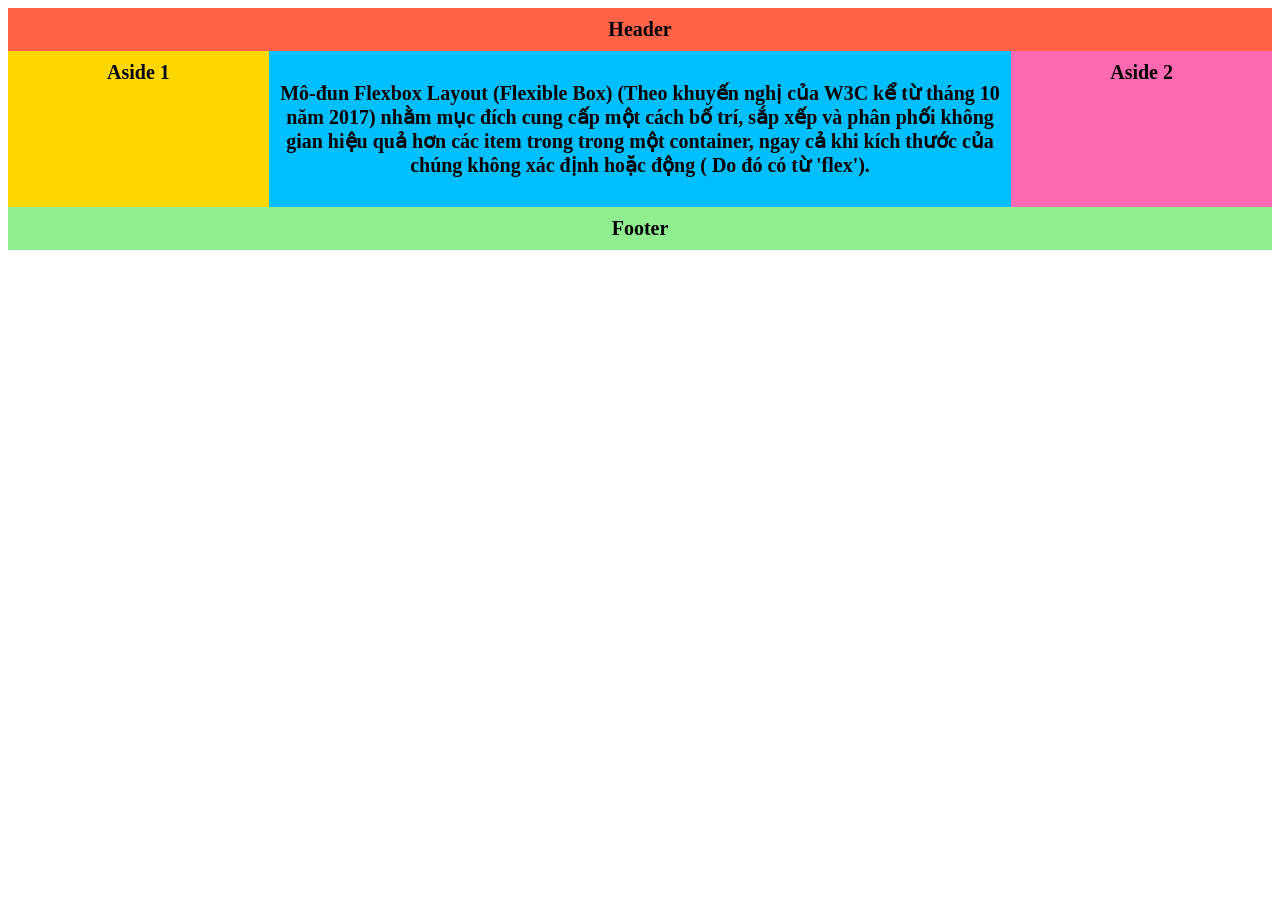
<file: labTH/Lab06/Lab06/Bai_2_Minh_hoa_layout/index.html>
<!DOCTYPE html>
<html>

<head>
	<meta http-equiv="Content-Type" content="text/html; charset=utf-8" />
    <link rel="stylesheet" href="css/style.css">
</head>

<body>
    <div class="wrapper">
        <header class="header-flex-2">Header</header>
        <article class="main">
            <p>Mô-đun Flexbox Layout (Flexible Box) (Theo khuyến nghị của W3C kể từ tháng 10 năm 2017) nhằm mục đích
                cung cấp một cách bố trí, sắp xếp và phân phối không gian hiệu quả hơn các item trong trong một
                container, ngay cả khi kích thước của chúng không xác định hoặc động ( Do đó có từ 'flex').</p>
        </article>
        <aside class="aside aside-1">Aside 1</aside>
        <aside class="aside aside-2">Aside 2</aside>
        <footer class="footer-flex-2">Footer</footer>
    </div>
</body>

</html>
</file>
<file: labTH/Lab07/demo_bai_2/css/elegant-icons.css>
@font-face {
	font-family: 'ElegantIcons';
	src:url('../fonts/ElegantIcons.eot');
	src:url('../fonts/ElegantIcons.eot?#iefix') format('embedded-opentype'),
		url('../fonts/ElegantIcons.woff') format('woff'),
		url('../fonts/ElegantIcons.ttf') format('truetype'),
		url('../fonts/ElegantIcons.svg#ElegantIcons') format('svg');
	font-weight: normal;
	font-style: normal;
}

/* Use the following CSS code if you want to use data attributes for inserting your icons */
[data-icon]:before {
	font-family: 'ElegantIcons';
	content: attr(data-icon);
	speak: none;
	font-weight: normal;
	font-variant: normal;
	text-transform: none;
	line-height: 1;
	-webkit-font-smoothing: antialiased;
	-moz-osx-font-smoothing: grayscale;
}

/* Use the following CSS code if you want to have a class per icon */
/*
Instead of a list of all class selectors,
you can use the generic selector below, but it's slower:
[class*="your-class-prefix"] {
*/
.arrow_up, .arrow_down, .arrow_left, .arrow_right, .arrow_left-up, .arrow_right-up, .arrow_right-down, .arrow_left-down, .arrow-up-down, .arrow_up-down_alt, .arrow_left-right_alt, .arrow_left-right, .arrow_expand_alt2, .arrow_expand_alt, .arrow_condense, .arrow_expand, .arrow_move, .arrow_carrot-up, .arrow_carrot-down, .arrow_carrot-left, .arrow_carrot-right, .arrow_carrot-2up, .arrow_carrot-2down, .arrow_carrot-2left, .arrow_carrot-2right, .arrow_carrot-up_alt2, .arrow_carrot-down_alt2, .arrow_carrot-left_alt2, .arrow_carrot-right_alt2, .arrow_carrot-2up_alt2, .arrow_carrot-2down_alt2, .arrow_carrot-2left_alt2, .arrow_carrot-2right_alt2, .arrow_triangle-up, .arrow_triangle-down, .arrow_triangle-left, .arrow_triangle-right, .arrow_triangle-up_alt2, .arrow_triangle-down_alt2, .arrow_triangle-left_alt2, .arrow_triangle-right_alt2, .arrow_back, .icon_minus-06, .icon_plus, .icon_close, .icon_check, .icon_minus_alt2, .icon_plus_alt2, .icon_close_alt2, .icon_check_alt2, .icon_zoom-out_alt, .icon_zoom-in_alt, .icon_search, .icon_box-empty, .icon_box-selected, .icon_minus-box, .icon_plus-box, .icon_box-checked, .icon_circle-empty, .icon_circle-slelected, .icon_stop_alt2, .icon_stop, .icon_pause_alt2, .icon_pause, .icon_menu, .icon_menu-square_alt2, .icon_menu-circle_alt2, .icon_ul, .icon_ol, .icon_adjust-horiz, .icon_adjust-vert, .icon_document_alt, .icon_documents_alt, .icon_pencil, .icon_pencil-edit_alt, .icon_pencil-edit, .icon_folder-alt, .icon_folder-open_alt, .icon_folder-add_alt, .icon_info_alt, .icon_error-oct_alt, .icon_error-circle_alt, .icon_error-triangle_alt, .icon_question_alt2, .icon_question, .icon_comment_alt, .icon_chat_alt, .icon_vol-mute_alt, .icon_volume-low_alt, .icon_volume-high_alt, .icon_quotations, .icon_quotations_alt2, .icon_clock_alt, .icon_lock_alt, .icon_lock-open_alt, .icon_key_alt, .icon_cloud_alt, .icon_cloud-upload_alt, .icon_cloud-download_alt, .icon_image, .icon_images, .icon_lightbulb_alt, .icon_gift_alt, .icon_house_alt, .icon_genius, .icon_mobile, .icon_tablet, .icon_laptop, .icon_desktop, .icon_camera_alt, .icon_mail_alt, .icon_cone_alt, .icon_ribbon_alt, .icon_bag_alt, .icon_creditcard, .icon_cart_alt, .icon_paperclip, .icon_tag_alt, .icon_tags_alt, .icon_trash_alt, .icon_cursor_alt, .icon_mic_alt, .icon_compass_alt, .icon_pin_alt, .icon_pushpin_alt, .icon_map_alt, .icon_drawer_alt, .icon_toolbox_alt, .icon_book_alt, .icon_calendar, .icon_film, .icon_table, .icon_contacts_alt, .icon_headphones, .icon_lifesaver, .icon_piechart, .icon_refresh, .icon_link_alt, .icon_link, .icon_loading, .icon_blocked, .icon_archive_alt, .icon_heart_alt, .icon_star_alt, .icon_star-half_alt, .icon_star, .icon_star-half, .icon_tools, .icon_tool, .icon_cog, .icon_cogs, .arrow_up_alt, .arrow_down_alt, .arrow_left_alt, .arrow_right_alt, .arrow_left-up_alt, .arrow_right-up_alt, .arrow_right-down_alt, .arrow_left-down_alt, .arrow_condense_alt, .arrow_expand_alt3, .arrow_carrot_up_alt, .arrow_carrot-down_alt, .arrow_carrot-left_alt, .arrow_carrot-right_alt, .arrow_carrot-2up_alt, .arrow_carrot-2dwnn_alt, .arrow_carrot-2left_alt, .arrow_carrot-2right_alt, .arrow_triangle-up_alt, .arrow_triangle-down_alt, .arrow_triangle-left_alt, .arrow_triangle-right_alt, .icon_minus_alt, .icon_plus_alt, .icon_close_alt, .icon_check_alt, .icon_zoom-out, .icon_zoom-in, .icon_stop_alt, .icon_menu-square_alt, .icon_menu-circle_alt, .icon_document, .icon_documents, .icon_pencil_alt, .icon_folder, .icon_folder-open, .icon_folder-add, .icon_folder_upload, .icon_folder_download, .icon_info, .icon_error-circle, .icon_error-oct, .icon_error-triangle, .icon_question_alt, .icon_comment, .icon_chat, .icon_vol-mute, .icon_volume-low, .icon_volume-high, .icon_quotations_alt, .icon_clock, .icon_lock, .icon_lock-open, .icon_key, .icon_cloud, .icon_cloud-upload, .icon_cloud-download, .icon_lightbulb, .icon_gift, .icon_house, .icon_camera, .icon_mail, .icon_cone, .icon_ribbon, .icon_bag, .icon_cart, .icon_tag, .icon_tags, .icon_trash, .icon_cursor, .icon_mic, .icon_compass, .icon_pin, .icon_pushpin, .icon_map, .icon_drawer, .icon_toolbox, .icon_book, .icon_contacts, .icon_archive, .icon_heart, .icon_profile, .icon_group, .icon_grid-2x2, .icon_grid-3x3, .icon_music, .icon_pause_alt, .icon_phone, .icon_upload, .icon_download, .social_facebook, .social_twitter, .social_pinterest, .social_googleplus, .social_tumblr, .social_tumbleupon, .social_wordpress, .social_instagram, .social_dribbble, .social_vimeo, .social_linkedin, .social_rss, .social_deviantart, .social_share, .social_myspace, .social_skype, .social_youtube, .social_picassa, .social_googledrive, .social_flickr, .social_blogger, .social_spotify, .social_delicious, .social_facebook_circle, .social_twitter_circle, .social_pinterest_circle, .social_googleplus_circle, .social_tumblr_circle, .social_stumbleupon_circle, .social_wordpress_circle, .social_instagram_circle, .social_dribbble_circle, .social_vimeo_circle, .social_linkedin_circle, .social_rss_circle, .social_deviantart_circle, .social_share_circle, .social_myspace_circle, .social_skype_circle, .social_youtube_circle, .social_picassa_circle, .social_googledrive_alt2, .social_flickr_circle, .social_blogger_circle, .social_spotify_circle, .social_delicious_circle, .social_facebook_square, .social_twitter_square, .social_pinterest_square, .social_googleplus_square, .social_tumblr_square, .social_stumbleupon_square, .social_wordpress_square, .social_instagram_square, .social_dribbble_square, .social_vimeo_square, .social_linkedin_square, .social_rss_square, .social_deviantart_square, .social_share_square, .social_myspace_square, .social_skype_square, .social_youtube_square, .social_picassa_square, .social_googledrive_square, .social_flickr_square, .social_blogger_square, .social_spotify_square, .social_delicious_square, .icon_printer, .icon_calulator, .icon_building, .icon_floppy, .icon_drive, .icon_search-2, .icon_id, .icon_id-2, .icon_puzzle, .icon_like, .icon_dislike, .icon_mug, .icon_currency, .icon_wallet, .icon_pens, .icon_easel, .icon_flowchart, .icon_datareport, .icon_briefcase, .icon_shield, .icon_percent, .icon_globe, .icon_globe-2, .icon_target, .icon_hourglass, .icon_balance, .icon_rook, .icon_printer-alt, .icon_calculator_alt, .icon_building_alt, .icon_floppy_alt, .icon_drive_alt, .icon_search_alt, .icon_id_alt, .icon_id-2_alt, .icon_puzzle_alt, .icon_like_alt, .icon_dislike_alt, .icon_mug_alt, .icon_currency_alt, .icon_wallet_alt, .icon_pens_alt, .icon_easel_alt, .icon_flowchart_alt, .icon_datareport_alt, .icon_briefcase_alt, .icon_shield_alt, .icon_percent_alt, .icon_globe_alt, .icon_clipboard {
	font-family: 'ElegantIcons';
	speak: none;
	font-style: normal;
	font-weight: normal;
	font-variant: normal;
	text-transform: none;
	line-height: 1;
	-webkit-font-smoothing: antialiased;
}
.arrow_up:before {
	content: "\21";
}
.arrow_down:before {
	content: "\22";
}
.arrow_left:before {
	content: "\23";
}
.arrow_right:before {
	content: "\24";
}
.arrow_left-up:before {
	content: "\25";
}
.arrow_right-up:before {
	content: "\26";
}
.arrow_right-down:before {
	content: "\27";
}
.arrow_left-down:before {
	content: "\28";
}
.arrow-up-down:before {
	content: "\29";
}
.arrow_up-down_alt:before {
	content: "\2a";
}
.arrow_left-right_alt:before {
	content: "\2b";
}
.arrow_left-right:before {
	content: "\2c";
}
.arrow_expand_alt2:before {
	content: "\2d";
}
.arrow_expand_alt:before {
	content: "\2e";
}
.arrow_condense:before {
	content: "\2f";
}
.arrow_expand:before {
	content: "\30";
}
.arrow_move:before {
	content: "\31";
}
.arrow_carrot-up:before {
	content: "\32";
}
.arrow_carrot-down:before {
	content: "\33";
}
.arrow_carrot-left:before {
	content: "\34";
}
.arrow_carrot-right:before {
	content: "\35";
}
.arrow_carrot-2up:before {
	content: "\36";
}
.arrow_carrot-2down:before {
	content: "\37";
}
.arrow_carrot-2left:before {
	content: "\38";
}
.arrow_carrot-2right:before {
	content: "\39";
}
.arrow_carrot-up_alt2:before {
	content: "\3a";
}
.arrow_carrot-down_alt2:before {
	content: "\3b";
}
.arrow_carrot-left_alt2:before {
	content: "\3c";
}
.arrow_carrot-right_alt2:before {
	content: "\3d";
}
.arrow_carrot-2up_alt2:before {
	content: "\3e";
}
.arrow_carrot-2down_alt2:before {
	content: "\3f";
}
.arrow_carrot-2left_alt2:before {
	content: "\40";
}
.arrow_carrot-2right_alt2:before {
	content: "\41";
}
.arrow_triangle-up:before {
	content: "\42";
}
.arrow_triangle-down:before {
	content: "\43";
}
.arrow_triangle-left:before {
	content: "\44";
}
.arrow_triangle-right:before {
	content: "\45";
}
.arrow_triangle-up_alt2:before {
	content: "\46";
}
.arrow_triangle-down_alt2:before {
	content: "\47";
}
.arrow_triangle-left_alt2:before {
	content: "\48";
}
.arrow_triangle-right_alt2:before {
	content: "\49";
}
.arrow_back:before {
	content: "\4a";
}
.icon_minus-06:before {
	content: "\4b";
}
.icon_plus:before {
	content: "\4c";
}
.icon_close:before {
	content: "\4d";
}
.icon_check:before {
	content: "\4e";
}
.icon_minus_alt2:before {
	content: "\4f";
}
.icon_plus_alt2:before {
	content: "\50";
}
.icon_close_alt2:before {
	content: "\51";
}
.icon_check_alt2:before {
	content: "\52";
}
.icon_zoom-out_alt:before {
	content: "\53";
}
.icon_zoom-in_alt:before {
	content: "\54";
}
.icon_search:before {
	content: "\55";
}
.icon_box-empty:before {
	content: "\56";
}
.icon_box-selected:before {
	content: "\57";
}
.icon_minus-box:before {
	content: "\58";
}
.icon_plus-box:before {
	content: "\59";
}
.icon_box-checked:before {
	content: "\5a";
}
.icon_circle-empty:before {
	content: "\5b";
}
.icon_circle-slelected:before {
	content: "\5c";
}
.icon_stop_alt2:before {
	content: "\5d";
}
.icon_stop:before {
	content: "\5e";
}
.icon_pause_alt2:before {
	content: "\5f";
}
.icon_pause:before {
	content: "\60";
}
.icon_menu:before {
	content: "\61";
}
.icon_menu-square_alt2:before {
	content: "\62";
}
.icon_menu-circle_alt2:before {
	content: "\63";
}
.icon_ul:before {
	content: "\64";
}
.icon_ol:before {
	content: "\65";
}
.icon_adjust-horiz:before {
	content: "\66";
}
.icon_adjust-vert:before {
	content: "\67";
}
.icon_document_alt:before {
	content: "\68";
}
.icon_documents_alt:before {
	content: "\69";
}
.icon_pencil:before {
	content: "\6a";
}
.icon_pencil-edit_alt:before {
	content: "\6b";
}
.icon_pencil-edit:before {
	content: "\6c";
}
.icon_folder-alt:before {
	content: "\6d";
}
.icon_folder-open_alt:before {
	content: "\6e";
}
.icon_folder-add_alt:before {
	content: "\6f";
}
.icon_info_alt:before {
	content: "\70";
}
.icon_error-oct_alt:before {
	content: "\71";
}
.icon_error-circle_alt:before {
	content: "\72";
}
.icon_error-triangle_alt:before {
	content: "\73";
}
.icon_question_alt2:before {
	content: "\74";
}
.icon_question:before {
	content: "\75";
}
.icon_comment_alt:before {
	content: "\76";
}
.icon_chat_alt:before {
	content: "\77";
}
.icon_vol-mute_alt:before {
	content: "\78";
}
.icon_volume-low_alt:before {
	content: "\79";
}
.icon_volume-high_alt:before {
	content: "\7a";
}
.icon_quotations:before {
	content: "\7b";
}
.icon_quotations_alt2:before {
	content: "\7c";
}
.icon_clock_alt:before {
	content: "\7d";
}
.icon_lock_alt:before {
	content: "\7e";
}
.icon_lock-open_alt:before {
	content: "\e000";
}
.icon_key_alt:before {
	content: "\e001";
}
.icon_cloud_alt:before {
	content: "\e002";
}
.icon_cloud-upload_alt:before {
	content: "\e003";
}
.icon_cloud-download_alt:before {
	content: "\e004";
}
.icon_image:before {
	content: "\e005";
}
.icon_images:before {
	content: "\e006";
}
.icon_lightbulb_alt:before {
	content: "\e007";
}
.icon_gift_alt:before {
	content: "\e008";
}
.icon_house_alt:before {
	content: "\e009";
}
.icon_genius:before {
	content: "\e00a";
}
.icon_mobile:before {
	content: "\e00b";
}
.icon_tablet:before {
	content: "\e00c";
}
.icon_laptop:before {
	content: "\e00d";
}
.icon_desktop:before {
	content: "\e00e";
}
.icon_camera_alt:before {
	content: "\e00f";
}
.icon_mail_alt:before {
	content: "\e010";
}
.icon_cone_alt:before {
	content: "\e011";
}
.icon_ribbon_alt:before {
	content: "\e012";
}
.icon_bag_alt:before {
	content: "\e013";
}
.icon_creditcard:before {
	content: "\e014";
}
.icon_cart_alt:before {
	content: "\e015";
}
.icon_paperclip:before {
	content: "\e016";
}
.icon_tag_alt:before {
	content: "\e017";
}
.icon_tags_alt:before {
	content: "\e018";
}
.icon_trash_alt:before {
	content: "\e019";
}
.icon_cursor_alt:before {
	content: "\e01a";
}
.icon_mic_alt:before {
	content: "\e01b";
}
.icon_compass_alt:before {
	content: "\e01c";
}
.icon_pin_alt:before {
	content: "\e01d";
}
.icon_pushpin_alt:before {
	content: "\e01e";
}
.icon_map_alt:before {
	content: "\e01f";
}
.icon_drawer_alt:before {
	content: "\e020";
}
.icon_toolbox_alt:before {
	content: "\e021";
}
.icon_book_alt:before {
	content: "\e022";
}
.icon_calendar:before {
	content: "\e023";
}
.icon_film:before {
	content: "\e024";
}
.icon_table:before {
	content: "\e025";
}
.icon_contacts_alt:before {
	content: "\e026";
}
.icon_headphones:before {
	content: "\e027";
}
.icon_lifesaver:before {
	content: "\e028";
}
.icon_piechart:before {
	content: "\e029";
}
.icon_refresh:before {
	content: "\e02a";
}
.icon_link_alt:before {
	content: "\e02b";
}
.icon_link:before {
	content: "\e02c";
}
.icon_loading:before {
	content: "\e02d";
}
.icon_blocked:before {
	content: "\e02e";
}
.icon_archive_alt:before {
	content: "\e02f";
}
.icon_heart_alt:before {
	content: "\e030";
}
.icon_star_alt:before {
	content: "\e031";
}
.icon_star-half_alt:before {
	content: "\e032";
}
.icon_star:before {
	content: "\e033";
}
.icon_star-half:before {
	content: "\e034";
}
.icon_tools:before {
	content: "\e035";
}
.icon_tool:before {
	content: "\e036";
}
.icon_cog:before {
	content: "\e037";
}
.icon_cogs:before {
	content: "\e038";
}
.arrow_up_alt:before {
	content: "\e039";
}
.arrow_down_alt:before {
	content: "\e03a";
}
.arrow_left_alt:before {
	content: "\e03b";
}
.arrow_right_alt:before {
	content: "\e03c";
}
.arrow_left-up_alt:before {
	content: "\e03d";
}
.arrow_right-up_alt:before {
	content: "\e03e";
}
.arrow_right-down_alt:before {
	content: "\e03f";
}
.arrow_left-down_alt:before {
	content: "\e040";
}
.arrow_condense_alt:before {
	content: "\e041";
}
.arrow_expand_alt3:before {
	content: "\e042";
}
.arrow_carrot_up_alt:before {
	content: "\e043";
}
.arrow_carrot-down_alt:before {
	content: "\e044";
}
.arrow_carrot-left_alt:before {
	content: "\e045";
}
.arrow_carrot-right_alt:before {
	content: "\e046";
}
.arrow_carrot-2up_alt:before {
	content: "\e047";
}
.arrow_carrot-2dwnn_alt:before {
	content: "\e048";
}
.arrow_carrot-2left_alt:before {
	content: "\e049";
}
.arrow_carrot-2right_alt:before {
	content: "\e04a";
}
.arrow_triangle-up_alt:before {
	content: "\e04b";
}
.arrow_triangle-down_alt:before {
	content: "\e04c";
}
.arrow_triangle-left_alt:before {
	content: "\e04d";
}
.arrow_triangle-right_alt:before {
	content: "\e04e";
}
.icon_minus_alt:before {
	content: "\e04f";
}
.icon_plus_alt:before {
	content: "\e050";
}
.icon_close_alt:before {
	content: "\e051";
}
.icon_check_alt:before {
	content: "\e052";
}
.icon_zoom-out:before {
	content: "\e053";
}
.icon_zoom-in:before {
	content: "\e054";
}
.icon_stop_alt:before {
	content: "\e055";
}
.icon_menu-square_alt:before {
	content: "\e056";
}
.icon_menu-circle_alt:before {
	content: "\e057";
}
.icon_document:before {
	content: "\e058";
}
.icon_documents:before {
	content: "\e059";
}
.icon_pencil_alt:before {
	content: "\e05a";
}
.icon_folder:before {
	content: "\e05b";
}
.icon_folder-open:before {
	content: "\e05c";
}
.icon_folder-add:before {
	content: "\e05d";
}
.icon_folder_upload:before {
	content: "\e05e";
}
.icon_folder_download:before {
	content: "\e05f";
}
.icon_info:before {
	content: "\e060";
}
.icon_error-circle:before {
	content: "\e061";
}
.icon_error-oct:before {
	content: "\e062";
}
.icon_error-triangle:before {
	content: "\e063";
}
.icon_question_alt:before {
	content: "\e064";
}
.icon_comment:before {
	content: "\e065";
}
.icon_chat:before {
	content: "\e066";
}
.icon_vol-mute:before {
	content: "\e067";
}
.icon_volume-low:before {
	content: "\e068";
}
.icon_volume-high:before {
	content: "\e069";
}
.icon_quotations_alt:before {
	content: "\e06a";
}
.icon_clock:before {
	content: "\e06b";
}
.icon_lock:before {
	content: "\e06c";
}
.icon_lock-open:before {
	content: "\e06d";
}
.icon_key:before {
	content: "\e06e";
}
.icon_cloud:before {
	content: "\e06f";
}
.icon_cloud-upload:before {
	content: "\e070";
}
.icon_cloud-download:before {
	content: "\e071";
}
.icon_lightbulb:before {
	content: "\e072";
}
.icon_gift:before {
	content: "\e073";
}
.icon_house:before {
	content: "\e074";
}
.icon_camera:before {
	content: "\e075";
}
.icon_mail:before {
	content: "\e076";
}
.icon_cone:before {
	content: "\e077";
}
.icon_ribbon:before {
	content: "\e078";
}
.icon_bag:before {
	content: "\e079";
}
.icon_cart:before {
	content: "\e07a";
}
.icon_tag:before {
	content: "\e07b";
}
.icon_tags:before {
	content: "\e07c";
}
.icon_trash:before {
	content: "\e07d";
}
.icon_cursor:before {
	content: "\e07e";
}
.icon_mic:before {
	content: "\e07f";
}
.icon_compass:before {
	content: "\e080";
}
.icon_pin:before {
	content: "\e081";
}
.icon_pushpin:before {
	content: "\e082";
}
.icon_map:before {
	content: "\e083";
}
.icon_drawer:before {
	content: "\e084";
}
.icon_toolbox:before {
	content: "\e085";
}
.icon_book:before {
	content: "\e086";
}
.icon_contacts:before {
	content: "\e087";
}
.icon_archive:before {
	content: "\e088";
}
.icon_heart:before {
	content: "\e089";
}
.icon_profile:before {
	content: "\e08a";
}
.icon_group:before {
	content: "\e08b";
}
.icon_grid-2x2:before {
	content: "\e08c";
}
.icon_grid-3x3:before {
	content: "\e08d";
}
.icon_music:before {
	content: "\e08e";
}
.icon_pause_alt:before {
	content: "\e08f";
}
.icon_phone:before {
	content: "\e090";
}
.icon_upload:before {
	content: "\e091";
}
.icon_download:before {
	content: "\e092";
}
.social_facebook:before {
	content: "\e093";
}
.social_twitter:before {
	content: "\e094";
}
.social_pinterest:before {
	content: "\e095";
}
.social_googleplus:before {
	content: "\e096";
}
.social_tumblr:before {
	content: "\e097";
}
.social_tumbleupon:before {
	content: "\e098";
}
.social_wordpress:before {
	content: "\e099";
}
.social_instagram:before {
	content: "\e09a";
}
.social_dribbble:before {
	content: "\e09b";
}
.social_vimeo:before {
	content: "\e09c";
}
.social_linkedin:before {
	content: "\e09d";
}
.social_rss:before {
	content: "\e09e";
}
.social_deviantart:before {
	content: "\e09f";
}
.social_share:before {
	content: "\e0a0";
}
.social_myspace:before {
	content: "\e0a1";
}
.social_skype:before {
	content: "\e0a2";
}
.social_youtube:before {
	content: "\e0a3";
}
.social_picassa:before {
	content: "\e0a4";
}
.social_googledrive:before {
	content: "\e0a5";
}
.social_flickr:before {
	content: "\e0a6";
}
.social_blogger:before {
	content: "\e0a7";
}
.social_spotify:before {
	content: "\e0a8";
}
.social_delicious:before {
	content: "\e0a9";
}
.social_facebook_circle:before {
	content: "\e0aa";
}
.social_twitter_circle:before {
	content: "\e0ab";
}
.social_pinterest_circle:before {
	content: "\e0ac";
}
.social_googleplus_circle:before {
	content: "\e0ad";
}
.social_tumblr_circle:before {
	content: "\e0ae";
}
.social_stumbleupon_circle:before {
	content: "\e0af";
}
.social_wordpress_circle:before {
	content: "\e0b0";
}
.social_instagram_circle:before {
	content: "\e0b1";
}
.social_dribbble_circle:before {
	content: "\e0b2";
}
.social_vimeo_circle:before {
	content: "\e0b3";
}
.social_linkedin_circle:before {
	content: "\e0b4";
}
.social_rss_circle:before {
	content: "\e0b5";
}
.social_deviantart_circle:before {
	content: "\e0b6";
}
.social_share_circle:before {
	content: "\e0b7";
}
.social_myspace_circle:before {
	content: "\e0b8";
}
.social_skype_circle:before {
	content: "\e0b9";
}
.social_youtube_circle:before {
	content: "\e0ba";
}
.social_picassa_circle:before {
	content: "\e0bb";
}
.social_googledrive_alt2:before {
	content: "\e0bc";
}
.social_flickr_circle:before {
	content: "\e0bd";
}
.social_blogger_circle:before {
	content: "\e0be";
}
.social_spotify_circle:before {
	content: "\e0bf";
}
.social_delicious_circle:before {
	content: "\e0c0";
}
.social_facebook_square:before {
	content: "\e0c1";
}
.social_twitter_square:before {
	content: "\e0c2";
}
.social_pinterest_square:before {
	content: "\e0c3";
}
.social_googleplus_square:before {
	content: "\e0c4";
}
.social_tumblr_square:before {
	content: "\e0c5";
}
.social_stumbleupon_square:before {
	content: "\e0c6";
}
.social_wordpress_square:before {
	content: "\e0c7";
}
.social_instagram_square:before {
	content: "\e0c8";
}
.social_dribbble_square:before {
	content: "\e0c9";
}
.social_vimeo_square:before {
	content: "\e0ca";
}
.social_linkedin_square:before {
	content: "\e0cb";
}
.social_rss_square:before {
	content: "\e0cc";
}
.social_deviantart_square:before {
	content: "\e0cd";
}
.social_share_square:before {
	content: "\e0ce";
}
.social_myspace_square:before {
	content: "\e0cf";
}
.social_skype_square:before {
	content: "\e0d0";
}
.social_youtube_square:before {
	content: "\e0d1";
}
.social_picassa_square:before {
	content: "\e0d2";
}
.social_googledrive_square:before {
	content: "\e0d3";
}
.social_flickr_square:before {
	content: "\e0d4";
}
.social_blogger_square:before {
	content: "\e0d5";
}
.social_spotify_square:before {
	content: "\e0d6";
}
.social_delicious_square:before {
	content: "\e0d7";
}
.icon_printer:before {
	content: "\e103";
}
.icon_calulator:before {
	content: "\e0ee";
}
.icon_building:before {
	content: "\e0ef";
}
.icon_floppy:before {
	content: "\e0e8";
}
.icon_drive:before {
	content: "\e0ea";
}
.icon_search-2:before {
	content: "\e101";
}
.icon_id:before {
	content: "\e107";
}
.icon_id-2:before {
	content: "\e108";
}
.icon_puzzle:before {
	content: "\e102";
}
.icon_like:before {
	content: "\e106";
}
.icon_dislike:before {
	content: "\e0eb";
}
.icon_mug:before {
	content: "\e105";
}
.icon_currency:before {
	content: "\e0ed";
}
.icon_wallet:before {
	content: "\e100";
}
.icon_pens:before {
	content: "\e104";
}
.icon_easel:before {
	content: "\e0e9";
}
.icon_flowchart:before {
	content: "\e109";
}
.icon_datareport:before {
	content: "\e0ec";
}
.icon_briefcase:before {
	content: "\e0fe";
}
.icon_shield:before {
	content: "\e0f6";
}
.icon_percent:before {
	content: "\e0fb";
}
.icon_globe:before {
	content: "\e0e2";
}
.icon_globe-2:before {
	content: "\e0e3";
}
.icon_target:before {
	content: "\e0f5";
}
.icon_hourglass:before {
	content: "\e0e1";
}
.icon_balance:before {
	content: "\e0ff";
}
.icon_rook:before {
	content: "\e0f8";
}
.icon_printer-alt:before {
	content: "\e0fa";
}
.icon_calculator_alt:before {
	content: "\e0e7";
}
.icon_building_alt:before {
	content: "\e0fd";
}
.icon_floppy_alt:before {
	content: "\e0e4";
}
.icon_drive_alt:before {
	content: "\e0e5";
}
.icon_search_alt:before {
	content: "\e0f7";
}
.icon_id_alt:before {
	content: "\e0e0";
}
.icon_id-2_alt:before {
	content: "\e0fc";
}
.icon_puzzle_alt:before {
	content: "\e0f9";
}
.icon_like_alt:before {
	content: "\e0dd";
}
.icon_dislike_alt:before {
	content: "\e0f1";
}
.icon_mug_alt:before {
	content: "\e0dc";
}
.icon_currency_alt:before {
	content: "\e0f3";
}
.icon_wallet_alt:before {
	content: "\e0d8";
}
.icon_pens_alt:before {
	content: "\e0db";
}
.icon_easel_alt:before {
	content: "\e0f0";
}
.icon_flowchart_alt:before {
	content: "\e0df";
}
.icon_datareport_alt:before {
	content: "\e0f2";
}
.icon_briefcase_alt:before {
	content: "\e0f4";
}
.icon_shield_alt:before {
	content: "\e0d9";
}
.icon_percent_alt:before {
	content: "\e0da";
}
.icon_globe_alt:before {
	content: "\e0de";
}
.icon_clipboard:before {
	content: "\e0e6";
}


	.glyph {
		float: left;
		text-align: center;
		padding: .75em;
		margin: .4em 1.5em .75em 0;
		width: 6em;
text-shadow: none;
	}
        .glyph_big {
        font-size: 128px;
        color: #59c5dc;
        float: left;
        margin-right: 20px;
        }

        .glyph div { padding-bottom: 10px;}

	.glyph input {
		font-family: consolas, monospace;
		font-size: 12px;
		width: 100%;
		text-align: center;
		border: 0;
		box-shadow: 0 0 0 1px #ccc;
		padding: .2em;
                -moz-border-radius: 5px;
                -webkit-border-radius: 5px;
	}
	.centered {
		margin-left: auto;
		margin-right: auto;
	}
	.glyph .fs1 {
		font-size: 2em;
	}
</file>
<file: labTH/Lab07/demo_bai_2/css/nice-select.css>
.nice-select {
  -webkit-tap-highlight-color: transparent;
  background-color: #fff;
  border-radius: 5px;
  border: solid 1px #e8e8e8;
  box-sizing: border-box;
  clear: both;
  cursor: pointer;
  display: block;
  float: left;
  font-family: inherit;
  font-size: 14px;
  font-weight: normal;
  height: 42px;
  line-height: 40px;
  outline: none;
  padding-left: 18px;
  padding-right: 30px;
  position: relative;
  text-align: left !important;
  -webkit-transition: all 0.2s ease-in-out;
  transition: all 0.2s ease-in-out;
  -webkit-user-select: none;
     -moz-user-select: none;
      -ms-user-select: none;
          user-select: none;
  white-space: nowrap;
  width: auto; }
  .nice-select:hover {
    border-color: #dbdbdb; }
  .nice-select:active, .nice-select.open, .nice-select:focus {
    border-color: #999; }
  .nice-select:after {
    border-bottom: 2px solid #999;
    border-right: 2px solid #999;
    content: '';
    display: block;
    height: 5px;
    margin-top: -4px;
    pointer-events: none;
    position: absolute;
    right: 12px;
    top: 50%;
    -webkit-transform-origin: 66% 66%;
        -ms-transform-origin: 66% 66%;
            transform-origin: 66% 66%;
    -webkit-transform: rotate(45deg);
        -ms-transform: rotate(45deg);
            transform: rotate(45deg);
    -webkit-transition: all 0.15s ease-in-out;
    transition: all 0.15s ease-in-out;
    width: 5px; }
  .nice-select.open:after {
    -webkit-transform: rotate(-135deg);
        -ms-transform: rotate(-135deg);
            transform: rotate(-135deg); }
  .nice-select.open .list {
    opacity: 1;
    pointer-events: auto;
    -webkit-transform: scale(1) translateY(0);
        -ms-transform: scale(1) translateY(0);
            transform: scale(1) translateY(0); }
  .nice-select.disabled {
    border-color: #ededed;
    color: #999;
    pointer-events: none; }
    .nice-select.disabled:after {
      border-color: #cccccc; }
  .nice-select.wide {
    width: 100%; }
    .nice-select.wide .list {
      left: 0 !important;
      right: 0 !important; }
  .nice-select.right {
    float: right; }
    .nice-select.right .list {
      left: auto;
      right: 0; }
  .nice-select.small {
    font-size: 12px;
    height: 36px;
    line-height: 34px; }
    .nice-select.small:after {
      height: 4px;
      width: 4px; }
    .nice-select.small .option {
      line-height: 34px;
      min-height: 34px; }
  .nice-select .list {
    background-color: #fff;
    border-radius: 5px;
    box-shadow: 0 0 0 1px rgba(68, 68, 68, 0.11);
    box-sizing: border-box;
    margin-top: 4px;
    opacity: 0;
    overflow: hidden;
    padding: 0;
    pointer-events: none;
    position: absolute;
    top: 100%;
    left: 0;
    -webkit-transform-origin: 50% 0;
        -ms-transform-origin: 50% 0;
            transform-origin: 50% 0;
    -webkit-transform: scale(0.75) translateY(-21px);
        -ms-transform: scale(0.75) translateY(-21px);
            transform: scale(0.75) translateY(-21px);
    -webkit-transition: all 0.2s cubic-bezier(0.5, 0, 0, 1.25), opacity 0.15s ease-out;
    transition: all 0.2s cubic-bezier(0.5, 0, 0, 1.25), opacity 0.15s ease-out;
    z-index: 9; }
    .nice-select .list:hover .option:not(:hover) {
      background-color: transparent !important; }
  .nice-select .option {
    cursor: pointer;
    font-weight: 400;
    line-height: 40px;
    list-style: none;
    min-height: 40px;
    outline: none;
    padding-left: 18px;
    padding-right: 29px;
    text-align: left;
    -webkit-transition: all 0.2s;
    transition: all 0.2s; }
    .nice-select .option:hover, .nice-select .option.focus, .nice-select .option.selected.focus {
      background-color: #f6f6f6; }
    .nice-select .option.selected {
      font-weight: bold; }
    .nice-select .option.disabled {
      background-color: transparent;
      color: #999;
      cursor: default; }

.no-csspointerevents .nice-select .list {
  display: none; }

.no-csspointerevents .nice-select.open .list {
  display: block; }
</file>
<file: labTH/Lab07/demo_bai_2/css/style.css>
html,
body {
	height: 100%;
	font-family: "Nunito Sans", sans-serif;
	-webkit-font-smoothing: antialiased;
	font-smoothing: antialiased;
}

h1,
h2,
h3,
h4,
h5,
h6 {
	margin: 0;
	color: #111111;
	font-weight: 400;
	font-family: "Nunito Sans", sans-serif;
}

h1 {
	font-size: 70px;
}

h2 {
	font-size: 36px;
}

h3 {
	font-size: 30px;
}

h4 {
	font-size: 24px;
}

h5 {
	font-size: 18px;
}

h6 {
	font-size: 16px;
}

p {
	font-size: 16px;
	font-family: "Nunito Sans", sans-serif;
	color: #6f6f6f;
	font-weight: 400;
	line-height: 26px;
	margin: 0 0 15px 0;
}

img {
	max-width: 100%;
}

input:focus,
select:focus,
button:focus,
textarea:focus {
	outline: none;
}

a:hover,
a:focus {
	text-decoration: none;
	outline: none;
	color: #ffffff;
}

ul,
ol {
	padding: 0;
	margin: 0;
}

/*---------------------
  Helper CSS
-----------------------*/

.section-title {
	margin-bottom: 50px;
	text-align: center;
}

.section-title h2 {
	color: #1c1c1c;
	font-weight: 700;
	position: relative;
}

.section-title h2:after {
	position: absolute;
	left: 0;
	bottom: -15px;
	right: 0;
	height: 4px;
	width: 80px;
	background: #ff9933;
	content: "";
	margin: 0 auto;
}

.set-bg {
	background-repeat: no-repeat;
	background-size: cover;
	background-position: top center;
}

.spad {
	padding-top: 100px;
	padding-bottom: 100px;
}

.text-white h1,
.text-white h2,
.text-white h3,
.text-white h4,
.text-white h5,
.text-white h6,
.text-white p,
.text-white span,
.text-white li,
.text-white a {
	color: #fff;
}

/* buttons */

.primary-btn {
	display: inline-block;
	font-size: 14px;
	padding: 10px 28px 10px;
	color: #ffffff;
	text-transform: uppercase;
	font-weight: 700;
	background: #ff9933;
	letter-spacing: 2px;
}

.site-btn {
	font-size: 14px;
	color: #ffffff;
	font-weight: 800;
	text-transform: uppercase;
	display: inline-block;
	padding: 10px 20px 10px;
	background: #504b4b;
	/* border-radius: 0px 10px 10px 0px; */
	border: none;
}

/* Preloder */

#preloder {
	position: fixed;
	width: 100%;
	height: 100%;
	top: 0;
	left: 0;
	z-index: 999999;
	background: #000;
}

.loader {
	width: 40px;
	height: 40px;
	position: absolute;
	top: 50%;
	left: 50%;
	margin-top: -13px;
	margin-left: -13px;
	border-radius: 60px;
	animation: loader 0.8s linear infinite;
	-webkit-animation: loader 0.8s linear infinite;
}

@keyframes loader {
	0% {
		-webkit-transform: rotate(0deg);
		transform: rotate(0deg);
		border: 4px solid #f44336;
		border-left-color: transparent;
	}
	50% {
		-webkit-transform: rotate(180deg);
		transform: rotate(180deg);
		border: 4px solid #673ab7;
		border-left-color: transparent;
	}
	100% {
		-webkit-transform: rotate(360deg);
		transform: rotate(360deg);
		border: 4px solid #f44336;
		border-left-color: transparent;
	}
}

@-webkit-keyframes loader {
	0% {
		-webkit-transform: rotate(0deg);
		border: 4px solid #f44336;
		border-left-color: transparent;
	}
	50% {
		-webkit-transform: rotate(180deg);
		border: 4px solid #673ab7;
		border-left-color: transparent;
	}
	100% {
		-webkit-transform: rotate(360deg);
		border: 4px solid #f44336;
		border-left-color: transparent;
	}
}

/*---------------------
  Header
-----------------------*/

.header__top {
	background: #f5f5f5;
}

.header__top__left {
	padding: 10px 0 13px;
}

.header__top__left ul li {
	font-size: 14px;
	color: #1c1c1c;
	display: inline-block;
	margin-right: 45px;
	position: relative;
}

.header__top__left ul li:after {
	position: absolute;
	right: -25px;
	top: 1px;
	height: 20px;
	width: 1px;
	background: #000000;
	opacity: 0.1;
	content: "";
}

.header__top__left ul li:last-child {
	margin-right: 0;
}

.header__top__left ul li:last-child:after {
	display: none;
}

.header__top__left ul li i {
	color: #252525;
	margin-right: 5px;
}

.header__top__right {
	text-align: right;
	padding: 10px 0 13px;
}

.header__top__right__social {
	position: relative;
	display: inline-block;
	margin-right: 35px;
}

.header__top__right__social:after {
	position: absolute;
	right: -20px;
	top: 1px;
	height: 20px;
	width: 1px;
	background: #000000;
	opacity: 0.1;
	content: "";
}

.header__top__right__social a {
	font-size: 14px;
	display: inline-block;
	color: #1c1c1c;
	margin-right: 20px;
}

.header__top__right__social a:last-child {
	margin-right: 0;
}

.header__top__right__language {
	position: relative;
	display: inline-block;
	margin-right: 40px;
	cursor: pointer;
}

.header__top__right__language:hover ul {
	top: 23px;
	opacity: 1;
	visibility: visible;
}

.header__top__right__language:after {
	position: absolute;
	right: -21px;
	top: 1px;
	height: 20px;
	width: 1px;
	background: #000000;
	opacity: 0.1;
	content: "";
}

.header__top__right__language img {
	margin-right: 6px;
}

.header__top__right__language div {
	font-size: 14px;
	color: #1c1c1c;
	display: inline-block;
	margin-right: 4px;
}

.header__top__right__language span {
	font-size: 14px;
	color: #1c1c1c;
	position: relative;
	top: 2px;
}

.header__top__right__language ul {
	background: #222222;
	width: 100px;
	text-align: left;
	padding: 5px 0;
	position: absolute;
	left: 0;
	top: 43px;
	z-index: 9;
	opacity: 0;
	visibility: hidden;
	-webkit-transition: all, 0.3s;
	-moz-transition: all, 0.3s;
	-ms-transition: all, 0.3s;
	-o-transition: all, 0.3s;
	transition: all, 0.3s;
}

.header__top__right__language ul li {
	list-style: none;
}

.header__top__right__language ul li a {
	font-size: 14px;
	color: #ffffff;
	padding: 5px 10px;
}

.header__top__right__auth {
	display: inline-block;
}

.header__top__right__auth a {
	display: block;
	font-size: 14px;
	color: #1c1c1c;
}

.header__top__right__auth a i {
	margin-right: 6px;
}

.header__logo {
	text-align: center;
}

.header__logo a {
	display: inline-block;
}

.header__menu {
	padding: 24px 0;
}

.header__menu ul li {
	list-style: none;
	display: inline-block;
	margin-right: 30px;
	position: relative;
}

.header__menu ul li .header__menu__dropdown {
	position: absolute;
	left: 0;
	top: 50px;
	background: #222222;
	width: 180px;
	z-index: 9;
	padding: 5px 0;
	-webkit-transition: all, 0.3s;
	-moz-transition: all, 0.3s;
	-ms-transition: all, 0.3s;
	-o-transition: all, 0.3s;
	transition: all, 0.3s;
	opacity: 0;
	visibility: hidden;
}

.header__menu ul li .header__menu__dropdown li {
	margin-right: 0;
	display: block;
}

.header__menu ul li .header__menu__dropdown li:hover>a {
	color: #ff9933;
}

.header__menu ul li .header__menu__dropdown li a {
	text-transform: capitalize;
	color: #ffffff;
	font-weight: 400;
	padding: 5px 15px;
}

.header__menu ul li.active a {
	color: #ff9933;
}

.header__menu ul li:hover .header__menu__dropdown {
	top: 30px;
	opacity: 1;
	visibility: visible;
}

.header__menu ul li:hover>a {
	color: #ff9933;
}

.header__menu ul li:last-child {
	margin-right: 0;
}

.header__menu ul li a {
	font-size: 14px;
	color: #252525;
	text-transform: uppercase;
	font-weight: 700;
	letter-spacing: 2px;
	-webkit-transition: all, 0.3s;
	-moz-transition: all, 0.3s;
	-ms-transition: all, 0.3s;
	-o-transition: all, 0.3s;
	transition: all, 0.3s;
	padding: 5px 0;
	display: block;
}

.header__cart {
	text-align: right;
	padding: 24px 0;
}

.header__cart ul {
	display: inline-block;
	margin-right: 25px;
}

.header__cart ul li {
	list-style: none;
	display: inline-block;
	margin-right: 15px;
}

.header__cart ul li:last-child {
	margin-right: 0;
}

.header__cart ul li a {
	position: relative;
}

.header__cart ul li a i {
	font-size: 18px;
	color: #1c1c1c;
}

.header__cart ul li a span {
	height: 13px;
	width: 13px;
	background: #ff9933;
	font-size: 10px;
	color: #ffffff;
	line-height: 13px;
	text-align: center;
	font-weight: 700;
	display: inline-block;
	border-radius: 50%;
	position: absolute;
	top: 0;
	right: -12px;
}

.header__cart .header__cart__price {
	font-size: 14px;
	color: #6f6f6f;
	display: inline-block;
}

.header__cart .header__cart__price span {
	color: #252525;
	font-weight: 700;
}

.humberger__menu__wrapper {
	display: none;
}

.humberger__open {
	display: none;
}

/*---------------------
  Hero
-----------------------*/

.hero {
	padding-bottom: 50px;
}

.hero.hero-normal {
	padding-bottom: 30px;
}

.hero.hero-normal .hero__categories {
	position: relative;
}

.hero.hero-normal .hero__categories ul {
	display: none;
	position: absolute;
	left: 0;
	top: 46px;
	width: 100%;
	z-index: 9;
	background: #ffffff;
}

.hero.hero-normal .hero__search {
	margin-bottom: 0;
}

.hero__categories__all {
	background: #504b4b;
	position: relative;
	padding: 10px 25px 10px 40px;
	cursor: pointer;
}

.hero__categories__all i {
	font-size: 16px;
	color: #ffffff;
	margin-right: 10px;
}

.hero__categories__all span {
	font-size: 18px;
	font-weight: 700;
	color: #ffffff;
}

.hero__categories__all:after {
	position: absolute;
	right: 18px;
	top: 9px;
	content: "3";
	font-family: "ElegantIcons";
	font-size: 18px;
	color: #ffffff;
}

.hero__categories ul {
	border: 1px solid #ebebeb;
	padding-left: 40px;
	padding-top: 10px;
	padding-bottom: 12px;
}

.hero__categories ul li {
	list-style: none;
}

.hero__categories ul li a {
	font-size: 16px;
	color: #1c1c1c;
	line-height: 39px;
	display: block;
}

.hero__search {
	overflow: hidden;
	margin-bottom: 30px;
}

.hero__search__form {
	width: 610px;
	height: 50px;
	border: 1px solid #ebebeb;
	position: relative;
	float: left;
}

.hero__search__form form .hero__search__categories {
	width: 30%;
	float: left;
	font-size: 16px;
	color: #1c1c1c;
	font-weight: 700;
	padding-left: 18px;
	padding-top: 11px;
	position: relative;
}

.hero__search__form form .hero__search__categories:after {
	position: absolute;
	right: 0;
	top: 14px;
	height: 20px;
	width: 1px;
	background: #000000;
	opacity: 0.1;
	content: "";
}

.hero__search__form form .hero__search__categories span {
	position: absolute;
	right: 14px;
	top: 14px;
}

.hero__search__form form input {
	width: 70%;
	border: none;
	height: 48px;
	font-size: 16px;
	color: #b2b2b2;
	padding-left: 20px;
}

.hero__search__form form input::placeholder {
	color: #b2b2b2;
}

.hero__search__form form button {
	position: absolute;
	right: 0;
	top: -1px;
	height: 50px;
}

.hero__search__phone {
	float: right;
}

.hero__search__phone__icon {
	font-size: 18px;
	color: #ff9933;
	height: 50px;
	width: 50px;
	background: #f5f5f5;
	line-height: 50px;
	text-align: center;
	border-radius: 50%;
	float: left;
	margin-right: 20px;
}

.hero__search__phone__text {
	overflow: hidden;
}

.hero__search__phone__text h5 {
	color: #1c1c1c;
	font-weight: 700;
	margin-bottom: 5px;
}

.hero__search__phone__text span {
	font-size: 14px;
	color: #6f6f6f;
}

.hero__item {
	height: 431px;
    display: flex;
    align-items: center;
    padding-left: 300px;
    justify-content: flex-start;
    flex-direction: row-reverse;
}

.hero__text span {
	font-size: 14px;
	text-transform: uppercase;
	font-weight: 700;
	letter-spacing: 4px;
	color: #ff9933;
}

.hero__text h2 {
	font-size: 46px;
	color: #252525;
	line-height: 52px;
	font-weight: 700;
	margin: 10px 0;
}

.hero__text p {
	margin-bottom: 35px;
}

/*---------------------
  Categories
-----------------------*/

.categories__item {
	height: 310px;
	position: relative;
}

.categories__item h5 {
	position: absolute;
	left: 0;
	width: 100%;
	padding: 0 40px;
	bottom: 20px;
	text-align: center;
}

.categories__item h5 a {
	font-size: 18px;
	color: #1c1c1c;
	font-weight: 700;
	text-transform: uppercase;
	letter-spacing: 2px;
	padding: 12px 0 10px;
	background: #ffffff;
	display: block;
	border-radius: 30px;
}

.categories__item :hover a {
	background: #ff9933;
	color: #ffffff;
}

.categories__slider .col-lg-3 {
	max-width: 100%;
}

.categories__slider.owl-carousel .owl-nav button {
	font-size: 18px;
	color: #1c1c1c;
	height: 70px;
	width: 30px;
	line-height: 70px;
	text-align: center;
	border: 1px solid #ebebeb;
	position: absolute;
	left: -35px;
	top: 50%;
	-webkit-transform: translateY(-35px);
	background: #ffffff;
}

.categories__slider.owl-carousel .owl-nav button.owl-next {
	left: auto;
	right: -35px;
}

/*---------------------
  Featured
-----------------------*/

.featured {
	padding-top: 80px;
	padding-bottom: 40px;
}

.featured__controls {
	text-align: center;
	margin-bottom: 50px;
}

.featured__controls ul li {
	list-style: none;
	font-size: 18px;
	color: #1c1c1c;
	display: inline-block;
	margin-right: 25px;
	position: relative;
	cursor: pointer;
}

.featured__controls ul li.active:after {
	opacity: 1;
}

.featured__controls ul li:after {
	position: absolute;
	left: 0;
	bottom: -2px;
	width: 100%;
	height: 2px;
	background: #ff9933;
	content: "";
	opacity: 0;
}

.featured__controls ul li:last-child {
	margin-right: 0;
}

.featured__item {
	margin-bottom: 50px;
}

.featured__item:hover .featured__item__pic .featured__item__pic__hover {
	bottom: 20px;
}

.featured__item__pic {
	height: 270px;
	position: relative;
	overflow: hidden;
	background-position: center center;
}

.featured__item__pic__hover {
	position: absolute;
	left: 0;
	bottom: -50px;
	width: 100%;
	text-align: center;
	-webkit-transition: all, 0.5s;
	-moz-transition: all, 0.5s;
	-ms-transition: all, 0.5s;
	-o-transition: all, 0.5s;
	transition: all, 0.5s;
}

.featured__item__pic__hover li {
	list-style: none;
	display: inline-block;
	margin-right: 6px;
}

.featured__item__pic__hover li:last-child {
	margin-right: 0;
}

.featured__item__pic__hover li:hover a {
	background: #ff9933;
	border-color: #ff9933;
}

.featured__item__pic__hover li:hover a i {
	color: #ffffff;
	transform: rotate(360deg);
}

.featured__item__pic__hover li a {
	font-size: 16px;
	color: #1c1c1c;
	height: 40px;
	width: 40px;
	line-height: 40px;
	text-align: center;
	border: 1px solid #ebebeb;
	background: #ffffff;
	display: block;
	border-radius: 50%;
	-webkit-transition: all, 0.5s;
	-moz-transition: all, 0.5s;
	-ms-transition: all, 0.5s;
	-o-transition: all, 0.5s;
	transition: all, 0.5s;
}

.featured__item__pic__hover li a i {
	position: relative;
	transform: rotate(0);
	-webkit-transition: all, 0.3s;
	-moz-transition: all, 0.3s;
	-ms-transition: all, 0.3s;
	-o-transition: all, 0.3s;
	transition: all, 0.3s;
}

.featured__item__text {
	text-align: center;
	padding-top: 15px;
}

.featured__item__text h6 {
	margin-bottom: 10px;
}

.featured__item__text h6 a {
	color: #252525;
}

.featured__item__text h5 {
	color: #252525;
	font-weight: 700;
}

.text__sale{
	color: rgb(128, 128, 137);
	text-align: center;
	text-decoration: line-through;
}

.text__sale h5{
	color: rgb(128, 128, 137);
}

/*---------------------
  Latest Product
-----------------------*/

.latest-product {
	padding-top: 80px;
	padding-bottom: 0;
}

.latest-product__text h4 {
	font-weight: 700;
	color: #1c1c1c;
	margin-bottom: 45px;
}

.latest-product__slider.owl-carousel .owl-nav {
	position: absolute;
	right: 20px;
	top: -75px;
}

.latest-product__slider.owl-carousel .owl-nav button {
	height: 30px;
	width: 30px;
	background: #F3F6FA;
	border: 1px solid #e6e6e6;
	font-size: 14px;
	color: #636363;
	margin-right: 10px;
	line-height: 30px;
	text-align: center;
}

.latest-product__slider.owl-carousel .owl-nav button span {
	font-weight: 700;
}

.latest-product__slider.owl-carousel .owl-nav button:last-child {
	margin-right: 0;
}

.latest-product__item {
	margin-bottom: 20px;
	overflow: hidden;
	display: block;
}

.latest-product__item__pic {
	float: left;
	margin-right: 26px;
}

.latest-product__item__pic img {
	height: 110px;
	width: 110px;
}

.latest-product__item__text {
	overflow: hidden;
	padding-top: 10px;
}

.latest-product__item__text h6 {
	color: #252525;
	margin-bottom: 8px;
}

.latest-product__item__text span {
	font-size: 18px;
	display: block;
	color: #252525;
	font-weight: 700;
}

/*---------------------
  Form BLog
-----------------------*/

.from-blog {
	padding-top: 50px;
	padding-bottom: 50px;
}

.from-blog .blog__item {
	margin-bottom: 30px;
}

.from-blog__title {
	margin-bottom: 70px;
}

/*---------------------
  Breadcrumb
-----------------------*/

.breadcrumb-section {
	display: flex;
	align-items: center;
	padding: 45px 0 40px;
}

.breadcrumb__text h2 {
	font-size: 46px;
	color: #ffffff;
	font-weight: 700;
}

.breadcrumb__option a {
	display: inline-block;
	font-size: 16px;
	color: #ffffff;
	font-weight: 700;
	margin-right: 20px;
	position: relative;
}

.breadcrumb__option a:after {
	position: absolute;
	right: -12px;
	top: 13px;
	height: 1px;
	width: 10px;
	background: #ffffff;
	content: "";
}

.breadcrumb__option span {
	display: inline-block;
	font-size: 16px;
	color: #ffffff;
}

/*---------------------
  Sidebar
-----------------------*/

.sidebar__item {
	margin-bottom: 35px;
}

.sidebar__item.sidebar__item__color--option {
	overflow: hidden;
}

.sidebar__item h4 {
	color: #1c1c1c;
	font-weight: 700;
	margin-bottom: 25px;
}

.sidebar__item ul li {
	list-style: none;
}

.sidebar__item ul li a {
	font-size: 16px;
	color: #1c1c1c;
	line-height: 39px;
	display: block;
}

.sidebar__item .latest-product__text {
	position: relative;
}

.sidebar__item .latest-product__text h4 {
	margin-bottom: 45px;
}

.sidebar__item .latest-product__text .owl-carousel .owl-nav {
	right: 0;
}

.price-range-wrap .range-slider {
	margin-top: 20px;
}

.price-range-wrap .range-slider .price-input {
	position: relative;
}

.price-range-wrap .range-slider .price-input:after {
	position: absolute;
	left: 38px;
	top: 13px;
	height: 1px;
	width: 5px;
	background: #dd2222;
	content: "";
}

.price-range-wrap .range-slider .price-input input {
	font-size: 16px;
	color: #dd2222;
	font-weight: 700;
	max-width: 20%;
	border: none;
	display: inline-block;
}

.price-range-wrap .price-range {
	border-radius: 0;
}

.price-range-wrap .price-range.ui-widget-content {
	border: none;
	background: #ebebeb;
	height: 5px;
}

.price-range-wrap .price-range.ui-widget-content .ui-slider-handle {
	height: 13px;
	width: 13px;
	border-radius: 50%;
	background: #ffffff;
	border: none;
	-webkit-box-shadow: 0px 1px 10px rgba(0, 0, 0, 0.2);
	box-shadow: 0px 1px 10px rgba(0, 0, 0, 0.2);
	outline: none;
	cursor: pointer;
}

.price-range-wrap .price-range .ui-slider-range {
	background: #dd2222;
	border-radius: 0;
}

.price-range-wrap .price-range .ui-slider-range.ui-corner-all.ui-widget-header:last-child {
	background: #dd2222;
}

.sidebar__item__color {
	float: left;
	width: 40%;
}

.sidebar__item__color.sidebar__item__color--white label:after {
	border: 2px solid #333333;
	background: transparent;
}

.sidebar__item__color.sidebar__item__color--gray label:after {
	background: #E9A625;
}

.sidebar__item__color.sidebar__item__color--red label:after {
	background: #D62D2D;
}

.sidebar__item__color.sidebar__item__color--black label:after {
	background: #252525;
}

.sidebar__item__color.sidebar__item__color--blue label:after {
	background: #249BC8;
}

.sidebar__item__color.sidebar__item__color--green label:after {
	background: #3CC032;
}

.sidebar__item__color label {
	font-size: 16px;
	color: #333333;
	position: relative;
	padding-left: 32px;
	cursor: pointer;
}

.sidebar__item__color label input {
	position: absolute;
	visibility: hidden;
}

.sidebar__item__color label:after {
	position: absolute;
	left: 0;
	top: 5px;
	height: 14px;
	width: 14px;
	background: #222;
	content: "";
	border-radius: 50%;
}

.sidebar__item__size {
	display: inline-block;
	margin-right: 16px;
	margin-bottom: 10px;
}

.sidebar__item__size label {
	font-size: 12px;
	color: #6f6f6f;
	display: inline-block;
	padding: 8px 25px 6px;
	background: #f5f5f5;
	cursor: pointer;
	margin-bottom: 0;
}

.sidebar__item__size label input {
	position: absolute;
	visibility: hidden;
}

/*---------------------
  Shop Grid
-----------------------*/

.product {
	padding-top: 80px;
	padding-bottom: 80px;
}

.product__discount {
	padding-bottom: 50px;
}

.product__discount__title {
	text-align: left;
	margin-bottom: 65px;
}

.product__discount__title h2 {
	display: inline-block;
}

.product__discount__title h2:after {
	margin: 0;
	width: 100%;
}

.product__discount__item:hover .product__discount__item__pic .product__item__pic__hover {
	bottom: 20px;
}

.product__discount__item__pic {
	height: 270px;
	position: relative;
	overflow: hidden;
}

.product__discount__item__pic .product__discount__percent {
	height: 45px;
	width: 45px;
	background: #dd2222;
	border-radius: 50%;
	font-size: 14px;
	color: #ffffff;
	line-height: 45px;
	text-align: center;
	position: absolute;
	left: 15px;
	top: 15px;
}

.product__item__pic__hover {
	position: absolute;
	left: 0;
	bottom: -50px;
	width: 100%;
	text-align: center;
	-webkit-transition: all, 0.5s;
	-moz-transition: all, 0.5s;
	-ms-transition: all, 0.5s;
	-o-transition: all, 0.5s;
	transition: all, 0.5s;
}

.product__item__pic__hover li {
	list-style: none;
	display: inline-block;
	margin-right: 6px;
}

.product__item__pic__hover li:last-child {
	margin-right: 0;
}

.product__item__pic__hover li:hover a {
	background: #ff9933;
	border-color: #ff9933;
}

.product__item__pic__hover li:hover a i {
	color: #ffffff;
	transform: rotate(360deg);
}

.product__item__pic__hover li a {
	font-size: 16px;
	color: #1c1c1c;
	height: 40px;
	width: 40px;
	line-height: 40px;
	text-align: center;
	border: 1px solid #ebebeb;
	background: #ffffff;
	display: block;
	border-radius: 50%;
	-webkit-transition: all, 0.5s;
	-moz-transition: all, 0.5s;
	-ms-transition: all, 0.5s;
	-o-transition: all, 0.5s;
	transition: all, 0.5s;
}

.product__item__pic__hover li a i {
	position: relative;
	transform: rotate(0);
	-webkit-transition: all, 0.3s;
	-moz-transition: all, 0.3s;
	-ms-transition: all, 0.3s;
	-o-transition: all, 0.3s;
	transition: all, 0.3s;
}

.product__discount__item__text {
	text-align: center;
	padding-top: 20px;
}

.product__discount__item__text span {
	font-size: 14px;
	color: #b2b2b2;
	display: block;
	margin-bottom: 4px;
}

.product__discount__item__text h5 {
	margin-bottom: 6px;
}

.product__discount__item__text h5 a {
	color: #1c1c1c;
}

.product__discount__item__text .product__item__price {
	font-size: 18px;
	color: #1c1c1c;
	font-weight: 700;
}

.product__discount__item__text .product__item__price span {
	display: inline-block;
	font-weight: 400;
	text-decoration: line-through;
	margin-left: 10px;
}

.product__discount__slider .col-lg-4 {
	max-width: 100%;
}

.product__discount__slider.owl-carousel .owl-dots {
	text-align: center;
	margin-top: 30px;
}

.product__discount__slider.owl-carousel .owl-dots button {
	height: 12px;
	width: 12px;
	border: 1px solid #b2b2b2;
	border-radius: 50%;
	margin-right: 12px;
}

.product__discount__slider.owl-carousel .owl-dots button.active {
	background: #707070;
	border-color: #6f6f6f;
}

.product__discount__slider.owl-carousel .owl-dots button:last-child {
	margin-right: 0;
}

.filter__item {
	padding-top: 45px;
	border-top: 1px solid #ebebeb;
	padding-bottom: 20px;
}

.filter__sort {
	margin-bottom: 15px;
}

.filter__sort span {
	font-size: 16px;
	color: #6f6f6f;
	display: inline-block;
}

.filter__sort .nice-select {
	background-color: #fff;
	border-radius: 0;
	border: none;
	display: inline-block;
	float: none;
	height: 0;
	line-height: 0;
	padding-left: 18px;
	padding-right: 30px;
	font-size: 16px;
	color: #1c1c1c;
	font-weight: 700;
	cursor: pointer;
}

.filter__sort .nice-select span {
	color: #1c1c1c;
}

.filter__sort .nice-select:after {
	border-bottom: 1.5px solid #1c1c1c;
	border-right: 1.5px solid #1c1c1c;
	height: 8px;
	margin-top: 0;
	right: 16px;
	width: 8px;
	top: -5px;
}

.filter__sort .nice-select.open .list {
	opacity: 1;
	pointer-events: auto;
	-webkit-transform: scale(1) translateY(0);
	-ms-transform: scale(1) translateY(0);
	transform: scale(1) translateY(0);
}

.filter__sort .nice-select .list {
	border-radius: 0;
	margin-top: 0;
	top: 15px;
}

.filter__sort .nice-select .option {
	line-height: 30px;
	min-height: 30px;
}

.filter__found {
	text-align: center;
	margin-bottom: 15px;
}

.filter__found h6 {
	font-size: 16px;
	color: #b2b2b2;
}

.filter__found h6 span {
	color: #1c1c1c;
	font-weight: 700;
	margin-right: 5px;
}

.filter__option {
	text-align: right;
	margin-bottom: 15px;
}

.filter__option span {
	font-size: 24px;
	color: #b2b2b2;
	margin-right: 10px;
	cursor: pointer;
	-webkit-transition: all, 0.3s;
	-moz-transition: all, 0.3s;
	-ms-transition: all, 0.3s;
	-o-transition: all, 0.3s;
	transition: all, 0.3s;
}

.filter__option span:last-child {
	margin: 0;
}

.filter__option span:hover {
	color: #ff9933;
}

.product__item {
	margin-bottom: 50px;
}

.product__item:hover .product__item__pic .product__item__pic__hover {
	bottom: 20px;
}

.product__item__pic {
	height: 270px;
	position: relative;
	overflow: hidden;
}

.product__item__pic__hover {
	position: absolute;
	left: 0;
	bottom: -50px;
	width: 100%;
	text-align: center;
	-webkit-transition: all, 0.5s;
	-moz-transition: all, 0.5s;
	-ms-transition: all, 0.5s;
	-o-transition: all, 0.5s;
	transition: all, 0.5s;
}

.product__item__pic__hover li {
	list-style: none;
	display: inline-block;
	margin-right: 6px;
}

.product__item__pic__hover li:last-child {
	margin-right: 0;
}

.product__item__pic__hover li:hover a {
	background: #ff9933;
	border-color: #ff9933;
}

.product__item__pic__hover li:hover a i {
	color: #ffffff;
	transform: rotate(360deg);
}

.product__item__pic__hover li a {
	font-size: 16px;
	color: #1c1c1c;
	height: 40px;
	width: 40px;
	line-height: 40px;
	text-align: center;
	border: 1px solid #ebebeb;
	background: #ffffff;
	display: block;
	border-radius: 50%;
	-webkit-transition: all, 0.5s;
	-moz-transition: all, 0.5s;
	-ms-transition: all, 0.5s;
	-o-transition: all, 0.5s;
	transition: all, 0.5s;
}

.product__item__pic__hover li a i {
	position: relative;
	transform: rotate(0);
	-webkit-transition: all, 0.3s;
	-moz-transition: all, 0.3s;
	-ms-transition: all, 0.3s;
	-o-transition: all, 0.3s;
	transition: all, 0.3s;
}

.product__item__text {
	text-align: center;
	padding-top: 15px;
}

.product__item__text h6 {
	margin-bottom: 10px;
}

.product__item__text h6 a {
	color: #252525;
}

.product__item__text h5 {
	color: #252525;
	font-weight: 700;
}

.product__pagination,
.blog__pagination {
	padding-top: 10px;
}

.product__pagination a,
.blog__pagination a {
	display: inline-block;
	width: 30px;
	height: 30px;
	border: 1px solid #b2b2b2;
	font-size: 14px;
	color: #b2b2b2;
	font-weight: 700;
	line-height: 28px;
	text-align: center;
	margin-right: 16px;
	-webkit-transition: all, 0.3s;
	-moz-transition: all, 0.3s;
	-ms-transition: all, 0.3s;
	-o-transition: all, 0.3s;
	transition: all, 0.3s;
}

.product__pagination a:hover,
.blog__pagination a:hover {
	background: #ff9933;
	border-color: #ff9933;
	color: #ffffff;
}

.product__pagination a:last-child,
.blog__pagination a:last-child {
	margin-right: 0;
}

/*---------------------
  Shop Details
-----------------------*/

.product-details {
	padding-top: 80px;
}

.product__details__pic__item {
	margin-bottom: 20px;
}

.product__details__pic__item img {
	min-width: 100%;
}

.product__details__pic__slider img {
	cursor: pointer;
}

.product__details__pic__slider.owl-carousel .owl-item img {
	width: auto;
}

.product__details__text h3 {
	color: #252525;
	font-weight: 700;
	margin-bottom: 16px;
}

.product__details__text .product__details__rating {
	font-size: 14px;
	margin-bottom: 12px;
}

.product__details__text .product__details__rating i {
	margin-right: -2px;
	color: #EDBB0E;
}

.product__details__text .product__details__rating span {
	color: #dd2222;
	margin-left: 4px;
}

.product__details__text .product__details__price {
	font-size: 30px;
	color: #dd2222;
	font-weight: 600;
	margin-bottom: 15px;
}

.product__details__text p {
	margin-bottom: 45px;
}

.product__details__text .primary-btn {
	padding: 16px 28px 14px;
	margin-right: 6px;
	margin-bottom: 5px;
}

.product__details__text .heart-icon {
	display: inline-block;
	font-size: 16px;
	color: #6f6f6f;
	padding: 13px 16px 13px;
	background: #f5f5f5;
}

.product__details__text ul {
	border-top: 1px solid #ebebeb;
	padding-top: 40px;
	margin-top: 50px;
}

.product__details__text ul li {
	font-size: 16px;
	color: #1c1c1c;
	list-style: none;
	line-height: 36px;
}

.product__details__text ul li b {
	font-weight: 700;
	width: 170px;
	display: inline-block;
}

.product__details__text ul li span samp {
	color: #dd2222;
}

.product__details__text ul li .share {
	display: inline-block;
}

.product__details__text ul li .share a {
	display: inline-block;
	font-size: 15px;
	color: #1c1c1c;
	margin-right: 25px;
}

.product__details__text ul li .share a:last-child {
	margin-right: 0;
}

.product__details__quantity {
	display: inline-block;
	margin-right: 6px;
}

.pro-qty {
	width: 140px;
	height: 50px;
	display: inline-block;
	position: relative;
	text-align: center;
	background: #f5f5f5;
	margin-bottom: 5px;
}

.pro-qty input {
	height: 100%;
	width: 100%;
	font-size: 16px;
	color: #6f6f6f;
	width: 50px;
	border: none;
	background: #f5f5f5;
	text-align: center;
}

.pro-qty .qtybtn {
	width: 35px;
	font-size: 16px;
	color: #6f6f6f;
	cursor: pointer;
	display: inline-block;
}

.product__details__tab {
	padding-top: 85px;
}

.product__details__tab .nav-tabs {
	border-bottom: none;
	justify-content: center;
	position: relative;
}

.product__details__tab .nav-tabs:before {
	position: absolute;
	left: 0;
	top: 12px;
	height: 1px;
	width: 370px;
	background: #ebebeb;
	content: "";
}

.product__details__tab .nav-tabs:after {
	position: absolute;
	right: 0;
	top: 12px;
	height: 1px;
	width: 370px;
	background: #ebebeb;
	content: "";
}

.product__details__tab .nav-tabs li {
	margin-bottom: 0;
	margin-right: 65px;
}

.product__details__tab .nav-tabs li:last-child {
	margin-right: 0;
}

.product__details__tab .nav-tabs li a {
	font-size: 16px;
	color: #999999;
	font-weight: 700;
	border: none;
	border-top-left-radius: 0;
	border-top-right-radius: 0;
	padding: 0;
}

.product__details__tab .product__details__tab__desc {
	padding-top: 44px;
}

.product__details__tab .product__details__tab__desc h6 {
	font-weight: 700;
	color: #333333;
	margin-bottom: 26px;
}

.product__details__tab .product__details__tab__desc p {
	color: #666666;
}

/*---------------------
  Shop Details
-----------------------*/

.related-product {
	padding-bottom: 30px;
}

.related__product__title {
	margin-bottom: 70px;
}

/*---------------------
  Shop Cart
-----------------------*/

.shoping-cart {
	padding-top: 80px;
	padding-bottom: 80px;
}

.shoping__cart__table {
	margin-bottom: 30px;
}

.shoping__cart__table table {
	width: 100%;
	text-align: center;
}

.shoping__cart__table table thead tr {
	border-bottom: 1px solid #ebebeb;
}

.shoping__cart__table table thead th {
	font-size: 20px;
	font-weight: 700;
	color: #1c1c1c;
	padding-bottom: 20px;
}

.shoping__cart__table table thead th.shoping__product {
	text-align: left;
}

.shoping__cart__table table tbody tr td {
	padding-top: 30px;
	padding-bottom: 30px;
	border-bottom: 1px solid #ebebeb;
}

.shoping__cart__table table tbody tr td.shoping__cart__item {
	width: 630px;
	text-align: left;
}

.shoping__cart__table table tbody tr td.shoping__cart__item img {
	display: inline-block;
	margin-right: 25px;
}

.shoping__cart__table table tbody tr td.shoping__cart__item h5 {
	color: #1c1c1c;
	display: inline-block;
}

.shoping__cart__table table tbody tr td.shoping__cart__price {
	font-size: 18px;
	color: #1c1c1c;
	font-weight: 700;
	width: 100px;
}

.shoping__cart__table table tbody tr td.shoping__cart__total {
	font-size: 18px;
	color: #1c1c1c;
	font-weight: 700;
	width: 110px;
}

.shoping__cart__table table tbody tr td.shoping__cart__item__close {
	text-align: right;
}

.shoping__cart__table table tbody tr td.shoping__cart__item__close span {
	font-size: 24px;
	color: #b2b2b2;
	cursor: pointer;
}

.shoping__cart__table table tbody tr td.shoping__cart__quantity {
	width: 225px;
}

.shoping__cart__table table tbody tr td.shoping__cart__quantity .pro-qty {
	width: 120px;
	height: 40px;
}

.shoping__cart__table table tbody tr td.shoping__cart__quantity .pro-qty input {
	color: #1c1c1c;
}

.shoping__cart__table table tbody tr td.shoping__cart__quantity .pro-qty input::placeholder {
	color: #1c1c1c;
}

.shoping__cart__table table tbody tr td.shoping__cart__quantity .pro-qty .qtybtn {
	width: 15px;
}

.primary-btn.cart-btn {
	color: #6f6f6f;
	padding: 14px 30px 12px;
	background: #f5f5f5;
}

.primary-btn.cart-btn span {
	font-size: 14px;
}

.primary-btn.cart-btn.cart-btn-right {
	float: right;
}

.shoping__discount {
	margin-top: 45px;
}

.shoping__discount h5 {
	font-size: 20px;
	color: #1c1c1c;
	font-weight: 700;
	margin-bottom: 25px;
}

.shoping__discount form input {
	width: 255px;
	height: 46px;
	border: 1px solid #cccccc;
	font-size: 16px;
	color: #b2b2b2;
	text-align: center;
	display: inline-block;
	margin-right: 15px;
}

.shoping__discount form input::placeholder {
	color: #b2b2b2;
}

.shoping__discount form button {
	padding: 15px 30px 11px;
	font-size: 12px;
	letter-spacing: 4px;
	background: #6f6f6f;
}

.shoping__checkout {
	background: #f5f5f5;
	padding: 30px;
	padding-top: 20px;
	margin-top: 50px;
}

.shoping__checkout h5 {
	color: #1c1c1c;
	font-weight: 700;
	font-size: 20px;
	margin-bottom: 28px;
}

.shoping__checkout ul {
	margin-bottom: 28px;
}

.shoping__checkout ul li {
	font-size: 16px;
	color: #1c1c1c;
	font-weight: 700;
	list-style: none;
	overflow: hidden;
	border-bottom: 1px solid #ebebeb;
	padding-bottom: 13px;
	margin-bottom: 18px;
}

.shoping__checkout ul li:last-child {
	padding-bottom: 0;
	border-bottom: none;
	margin-bottom: 0;
}

.shoping__checkout ul li span {
	font-size: 18px;
	color: #dd2222;
	float: right;
}

.shoping__checkout .primary-btn {
	display: block;
	text-align: center;
}

/*---------------------
  Checkout
-----------------------*/

.checkout {
	padding-top: 80px;
	padding-bottom: 60px;
}

.checkout h6 {
	color: #999999;
	text-align: center;
	background: #f5f5f5;
	border-top: 1px solid #6AB963;
	padding: 12px 0 12px;
	margin-bottom: 75px;
}

.checkout h6 span {
	font-size: 16px;
	color: #6AB963;
	margin-right: 5px;
}

.checkout h6 a {
	text-decoration: underline;
	color: #999999;
}

.checkout__form h4 {
	color: #1c1c1c;
	font-weight: 700;
	border-bottom: 1px solid #e1e1e1;
	padding-bottom: 20px;
	margin-bottom: 25px;
}

.checkout__form p {
	column-rule: #b2b2b2;
}

.checkout__input {
	margin-bottom: 24px;
}

.checkout__input p {
	color: #1c1c1c;
	margin-bottom: 20px;
}

.checkout__input p span {
	color: #dd2222;
}

.checkout__input input {
	width: 100%;
	height: 46px;
	border: 1px solid #ebebeb;
	padding-left: 20px;
	font-size: 16px;
	color: #b2b2b2;
	border-radius: 4px;
}

.checkout__input input.checkout__input__add {
	margin-bottom: 20px;
}

.checkout__input input::placeholder {
	color: #b2b2b2;
}

.checkout__input__checkbox {
	margin-bottom: 10px;
}

.checkout__input__checkbox label {
	position: relative;
	font-size: 16px;
	color: #1c1c1c;
	padding-left: 40px;
	cursor: pointer;
}

.checkout__input__checkbox label input {
	position: absolute;
	visibility: hidden;
}

.checkout__input__checkbox label input:checked~.checkmark {
	background: #ff9933;
	border-color: #ff9933;
}

.checkout__input__checkbox label input:checked~.checkmark:after {
	opacity: 1;
}

.checkout__input__checkbox label .checkmark {
	position: absolute;
	left: 0;
	top: 4px;
	height: 16px;
	width: 14px;
	border: 1px solid #a6a6a6;
	content: "";
	border-radius: 4px;
}

.checkout__input__checkbox label .checkmark:after {
	position: absolute;
	left: 1px;
	top: 1px;
	width: 10px;
	height: 8px;
	border: solid white;
	border-width: 3px 3px 0px 0px;
	-webkit-transform: rotate(127deg);
	-ms-transform: rotate(127deg);
	transform: rotate(127deg);
	content: "";
	opacity: 0;
}

.checkout__order {
	background: #f5f5f5;
	padding: 40px;
	padding-top: 30px;
}

.checkout__order h4 {
	color: #1c1c1c;
	font-weight: 700;
	border-bottom: 1px solid #e1e1e1;
	padding-bottom: 20px;
	margin-bottom: 20px;
}

.checkout__order .checkout__order__products {
	font-size: 18px;
	color: #1c1c1c;
	font-weight: 700;
	margin-bottom: 10px;
}

.checkout__order .checkout__order__products span {
	float: right;
}

.checkout__order ul {
	margin-bottom: 12px;
}

.checkout__order ul li {
	font-size: 16px;
	color: #6f6f6f;
	line-height: 40px;
	list-style: none;
}

.checkout__order ul li span {
	font-weight: 700;
	float: right;
}

.checkout__order .checkout__order__subtotal {
	font-size: 18px;
	color: #1c1c1c;
	font-weight: 700;
	border-bottom: 1px solid #e1e1e1;
	border-top: 1px solid #e1e1e1;
	padding-bottom: 15px;
	margin-bottom: 15px;
	padding-top: 15px;
}

.checkout__order .checkout__order__subtotal span {
	float: right;
}

.checkout__order .checkout__input__checkbox label {
	padding-left: 20px;
}

.checkout__order .checkout__order__total {
	font-size: 18px;
	color: #1c1c1c;
	font-weight: 700;
	border-bottom: 1px solid #e1e1e1;
	padding-bottom: 15px;
	margin-bottom: 25px;
}

.checkout__order .checkout__order__total span {
	float: right;
	color: #dd2222;
}

.checkout__order button {
	font-size: 18px;
	letter-spacing: 2px;
	width: 100%;
	margin-top: 10px;
}

/*---------------------
  Blog
-----------------------*/

.blog__item {
	margin-bottom: 60px;
}

.blog__item__pic img {
	min-width: 100%;
}

.blog__item__text {
	padding-top: 25px;
}

.blog__item__text ul {
	margin-bottom: 15px;
}

.blog__item__text ul li {
	font-size: 16px;
	color: #b2b2b2;
	list-style: none;
	display: inline-block;
	margin-right: 15px;
}

.blog__item__text ul li:last-child {
	margin-right: 0;
}

.blog__item__text h5 {
	margin-bottom: 12px;
}

.blog__item__text h5 a {
	font-size: 20px;
	color: #1c1c1c;
	font-weight: 700;
}

.blog__item__text p {
	margin-bottom: 25px;
}

.blog__item__text .blog__btn {
	display: inline-block;
	font-size: 14px;
	color: #1c1c1c;
	text-transform: uppercase;
	letter-spacing: 1px;
	border: 1px solid #b2b2b2;
	padding: 14px 20px 12px;
	border-radius: 25px;
}

.blog__item__text .blog__btn span {
	position: relative;
	top: 1px;
	margin-left: 5px;
}

.blog__pagination {
	padding-top: 5px;
	position: relative;
}

.blog__pagination:before {
	position: absolute;
	left: 0;
	top: -29px;
	height: 1px;
	width: 100%;
	background: #000000;
	opacity: 0.1;
	content: "";
}

/*---------------------
  Blog Sidebar
-----------------------*/

.blog__sidebar {
	padding-top: 50px;
}

.blog__sidebar__item {
	margin-bottom: 50px;
}

.blog__sidebar__item h4 {
	color: #1c1c1c;
	font-weight: 700;
	margin-bottom: 25px;
}

.blog__sidebar__item ul li {
	list-style: none;
}

.blog__sidebar__item ul li a {
	font-size: 16px;
	color: #666666;
	line-height: 48px;
	-webkit-transition: all, 0.3s;
	-moz-transition: all, 0.3s;
	-ms-transition: all, 0.3s;
	-o-transition: all, 0.3s;
	transition: all, 0.3s;
}

.blog__sidebar__item ul li a:hover {
	color: #ff9933;
}

.blog__sidebar__search {
	margin-bottom: 50px;
}

.blog__sidebar__search form {
	position: relative;
}

.blog__sidebar__search form input {
	width: 100%;
	height: 46px;
	font-size: 16px;
	color: #6f6f6f;
	padding-left: 15px;
	border: 1px solid #e1e1e1;
	border-radius: 20px;
}

.blog__sidebar__search form input::placeholder {
	color: #6f6f6f;
}

.blog__sidebar__search form button {
	font-size: 16px;
	color: #6f6f6f;
	background: transparent;
	border: none;
	position: absolute;
	right: 0;
	top: 0;
	height: 100%;
	padding: 0px 18px;
}

.blog__sidebar__recent .blog__sidebar__recent__item {
	display: block;
}

.blog__sidebar__recent .blog__sidebar__recent__item:last-child {
	margin-bottom: 0;
}

.blog__sidebar__recent__item {
	overflow: hidden;
	margin-bottom: 20px;
}

.blog__sidebar__recent__item__pic {
	float: left;
	margin-right: 20px;
}

.blog__sidebar__recent__item__text {
	overflow: hidden;
}

.blog__sidebar__recent__item__text h6 {
	font-weight: 700;
	color: #333333;
	line-height: 20px;
	margin-bottom: 5px;
}

.blog__sidebar__recent__item__text span {
	font-size: 12px;
	color: #999999;
	text-transform: uppercase;
}

.blog__sidebar__item__tags a {
	font-size: 16px;
	color: #6f6f6f;
	background: #f5f5f5;
	display: inline-block;
	padding: 7px 26px 5px;
	margin-right: 6px;
	margin-bottom: 10px;
}

/*---------------------
  Blog Details Hero
-----------------------*/

.blog-details-hero {
	height: 350px;
	display: flex;
	align-items: center;
}

.blog__details__hero__text {
	text-align: center;
}

.blog__details__hero__text h2 {
	font-size: 46px;
	color: #ffffff;
	font-weight: 700;
	margin-bottom: 10px;
}

.blog__details__hero__text ul li {
	font-size: 16px;
	color: #ffffff;
	list-style: none;
	display: inline-block;
	margin-right: 45px;
	position: relative;
}

.blog__details__hero__text ul li:after {
	position: absolute;
	right: -26px;
	top: 0;
	content: "|";
}

.blog__details__hero__text ul li:last-child {
	margin-right: 0;
}

.blog__details__hero__text ul li:last-child:after {
	display: none;
}

/*---------------------
  Blog Details
-----------------------*/

.related-blog {
	padding-top: 70px;
	padding-bottom: 10px;
}

.related-blog-title {
	margin-bottom: 70px;
}

.blog-details {
	padding-bottom: 75px;
	border-bottom: 1px solid #e1e1e1;
}

.blog__details__text {
	margin-bottom: 45px;
}

.blog__details__text img {
	margin-bottom: 30px;
}

.blog__details__text p {
	font-size: 18px;
	line-height: 30px;
}

.blog__details__text h3 {
	color: #333333;
	font-weight: 700;
	line-height: 30px;
	margin-bottom: 30px;
}

.blog__details__author__pic {
	float: left;
	margin-right: 15px;
}

.blog__details__author__pic img {
	height: 92px;
	width: 92px;
	border-radius: 50%;
}

.blog__details__author__text {
	overflow: hidden;
	padding-top: 30px;
}

.blog__details__author__text h6 {
	color: #1c1c1c;
	font-weight: 700;
}

.blog__details__author__text span {
	font-size: 16px;
	color: #6f6f6f;
}

.blog__details__widget ul {
	margin-bottom: 5px;
}

.blog__details__widget ul li {
	font-size: 16px;
	color: #6f6f6f;
	list-style: none;
	line-height: 30px;
}

.blog__details__widget ul li span {
	color: #1c1c1c;
	font-weight: 700;
}

.blog__details__widget .blog__details__social a {
	display: inline-block;
	font-size: 20px;
	color: #6f6f6f;
	margin-right: 24px;
	-webkit-transition: all, 0.3s;
	-moz-transition: all, 0.3s;
	-ms-transition: all, 0.3s;
	-o-transition: all, 0.3s;
	transition: all, 0.3s;
}

.blog__details__widget .blog__details__social a:hover {
	color: #ff9933;
}

.blog__details__widget .blog__details__social a:last-child {
	margin-right: 0;
}

/*---------------------
  Footer
-----------------------*/

.footer {
	background: #F3F6FA;
	padding-top: 70px;
	padding-bottom: 0;
}

.footer__about {
	margin-bottom: 30px;
}

.footer__about ul li {
	font-size: 16px;
	color: #1c1c1c;
	line-height: 36px;
	list-style: none;
}

.footer__about__logo {
	margin-bottom: 15px;
}

.footer__about__logo a {
	display: inline-block;
}

.footer__widget {
	margin-bottom: 30px;
	overflow: hidden;
}

.footer__widget h6 {
	color: #1c1c1c;
	font-weight: 700;
	margin-bottom: 10px;
}

.footer__widget ul {
	width: 50%;
	float: left;
}

.footer__widget ul li {
	list-style: none;
}

.footer__widget ul li a {
	color: #1c1c1c;
	font-size: 14px;
	line-height: 32px;
}

.footer__widget p {
	font-size: 14px;
	color: #1c1c1c;
	margin-bottom: 30px;
}

.footer__widget form {
	position: relative;
	margin-bottom: 30px;
}

.footer__widget form input {
	width: 100%;
	font-size: 16px;
	padding-left: 20px;
	color: #1c1c1c;
	height: 46px;
	border: 1px solid #ededed;
}

.footer__widget form input::placeholder {
	color: #1c1c1c;
}

.footer__widget form button {
	position: absolute;
	right: 0;
	top: 0;
	padding: 0 26px;
	height: 100%;
}

.footer__widget .footer__widget__social a {
	display: inline-block;
	height: 41px;
	width: 41px;
	font-size: 16px;
	color: #404040;
	border: 1px solid #ededed;
	border-radius: 50%;
	line-height: 38px;
	text-align: center;
	background: #ffffff;
	-webkit-transition: all, 0.3s;
	-moz-transition: all, 0.3s;
	-ms-transition: all, 0.3s;
	-o-transition: all, 0.3s;
	transition: all, 0.3s;
	margin-right: 10px;
}

.footer__widget .footer__widget__social a:last-child {
	margin-right: 0;
}

.footer__widget .footer__widget__social a:hover {
	background: #ff9933;
	color: #ffffff;
	border-color: #ffffff;
}

.footer__copyright {
	border-top: 1px solid #ebebeb;
	padding: 15px 0;
	overflow: hidden;
	margin-top: 20px;
}

.footer__copyright__text {
	font-size: 14px;
	color: #1c1c1c;
	float: left;
	line-height: 25px;
}

.footer__copyright__payment {
	float: right;
}

/*---------------------
  Contact
-----------------------*/

.contact {
	padding-top: 80px;
	padding-bottom: 50px;
}

.contact__widget {
	margin-bottom: 30px;
}

.contact__widget span {
	font-size: 36px;
	color: #ff9933;
}

.contact__widget h4 {
	color: #1c1c1c;
	font-weight: 700;
	margin-bottom: 6px;
	margin-top: 18px;
}

.contact__widget p {
	color: #666666;
	margin-bottom: 0;
}

/*---------------------
  Map
-----------------------*/

.map {
	height: 500px;
	position: relative;
}

.map iframe {
	width: 100%;
}

.map .map-inside {
	position: absolute;
	left: 50%;
	top: 160px;
	-webkit-transform: translateX(-175px);
	-ms-transform: translateX(-175px);
	transform: translateX(-175px);
}

.map .map-inside i {
	font-size: 48px;
	color: #ff9933;
	position: absolute;
	bottom: -75px;
	left: 50%;
	-webkit-transform: translateX(-18px);
	-ms-transform: translateX(-18px);
	transform: translateX(-18px);
}

.map .map-inside .inside-widget {
	width: 350px;
	background: #ffffff;
	text-align: center;
	padding: 23px 0;
	position: relative;
	z-index: 1;
	-webkit-box-shadow: 0 0 20px 5px rgba(12, 7, 26, 0.15);
	box-shadow: 0 0 20px 5px rgba(12, 7, 26, 0.15);
}

.map .map-inside .inside-widget:after {
	position: absolute;
	left: 50%;
	bottom: -30px;
	-webkit-transform: translateX(-6px);
	-ms-transform: translateX(-6px);
	transform: translateX(-6px);
	border: 12px solid transparent;
	border-top: 30px solid #ffffff;
	content: "";
	z-index: -1;
}

.map .map-inside .inside-widget h4 {
	font-size: 22px;
	font-weight: 700;
	color: #1c1c1c;
	margin-bottom: 4px;
}

.map .map-inside .inside-widget ul li {
	list-style: none;
	font-size: 16px;
	color: #666666;
	line-height: 26px;
}

/*---------------------
  Contact Form
-----------------------*/

.contact__form__title {
	margin-bottom: 50px;
	text-align: center;
}

.contact__form__title h2 {
	color: #1c1c1c;
	font-weight: 700;
}

.contact-form {
	padding-top: 80px;
	padding-bottom: 80px;
}

.contact-form form input {
	width: 100%;
	height: 50px;
	font-size: 16px;
	color: #6f6f6f;
	padding-left: 20px;
	margin-bottom: 30px;
	border: 1px solid #ebebeb;
	border-radius: 4px;
}

.contact-form form input::placeholder {
	color: #6f6f6f;
}

.contact-form form textarea {
	width: 100%;
	height: 150px;
	font-size: 16px;
	color: #6f6f6f;
	padding-left: 20px;
	margin-bottom: 24px;
	border: 1px solid #ebebeb;
	border-radius: 4px;
	padding-top: 12px;
	resize: none;
}

.contact-form form textarea::placeholder {
	color: #6f6f6f;
}

.contact-form form button {
	font-size: 18px;
	letter-spacing: 2px;
}

/*--------------------------------- Responsive Media Quaries -----------------------------*/

@media only screen and (min-width: 1200px) {
	.container {
		max-width: 1170px;
	}
}

/* Medium Device = 1200px */

@media only screen and (min-width: 992px) and (max-width: 1199px) {
	.header__menu ul li {
		margin-right: 45px;
	}
	.hero__search__form {
		width: 490px;
	}
	.hero__categories__all {
		padding: 10px 25px 10px 20px;
	}
	.hero__categories ul {
		padding-left: 20px;
	}
}

/* Tablet Device = 768px */

@media only screen and (min-width: 768px) and (max-width: 991px) {
	.hero__categories {
		margin-bottom: 30px;
	}
	.hero__search__form {
		width: 485px;
	}
	.humberger__open {
		display: block;
		font-size: 22px;
		color: #1c1c1c;
		height: 35px;
		width: 35px;
		line-height: 33px;
		text-align: center;
		border: 1px solid #1c1c1c;
		cursor: pointer;
		position: absolute;
		right: 15px;
		top: 22px;
	}
	.header .container {
		position: relative;
	}
	.humberger__menu__wrapper {
		width: 300px;
		background: #ffffff;
		position: fixed;
		left: -300px;
		top: 0;
		height: 100%;
		overflow-y: auto;
		z-index: 99;
		padding: 30px;
		padding-top: 50px;
		opacity: 0;
		display: block;
		-webkit-transition: all, 0.6s;
		-moz-transition: all, 0.6s;
		-ms-transition: all, 0.6s;
		-o-transition: all, 0.6s;
		transition: all, 0.6s;
	}
	.humberger__menu__wrapper.show__humberger__menu__wrapper {
		opacity: 1;
		left: 0;
	}
	.humberger__menu__logo {
		margin-bottom: 30px;
	}
	.humberger__menu__logo a {
		display: inline-block;
	}
	.humberger__menu__contact {
		padding: 10px 0 13px;
	}
	.humberger__menu__contact ul li {
		font-size: 14px;
		color: #1c1c1c;
		position: relative;
		line-height: 30px;
		list-style: none;
	}
	.humberger__menu__contact ul li i {
		color: #252525;
		margin-right: 5px;
	}
	.humberger__menu__cart ul {
		display: inline-block;
		margin-right: 25px;
	}
	.humberger__menu__cart ul li {
		list-style: none;
		display: inline-block;
		margin-right: 15px;
	}
	.humberger__menu__cart ul li:last-child {
		margin-right: 0;
	}
	.humberger__menu__cart ul li a {
		position: relative;
	}
	.humberger__menu__cart ul li a i {
		font-size: 18px;
		color: #1c1c1c;
	}
	.humberger__menu__cart ul li a span {
		height: 13px;
		width: 13px;
		background: #ff9933;
		font-size: 10px;
		color: #ffffff;
		line-height: 13px;
		text-align: center;
		font-weight: 700;
		display: inline-block;
		border-radius: 50%;
		position: absolute;
		top: 0;
		right: -12px;
	}
	.humberger__menu__cart .header__cart__price {
		font-size: 14px;
		color: #6f6f6f;
		display: inline-block;
	}
	.humberger__menu__cart .header__cart__price span {
		color: #252525;
		font-weight: 700;
	}
	.humberger__menu__cart {
		margin-bottom: 25px;
	}
	.humberger__menu__widget {
		margin-bottom: 20px;
	}
	.humberger__menu__widget .header__top__right__language {
		margin-right: 20px;
	}
	.humberger__menu__nav {
		display: none;
	}
	.humberger__menu__wrapper .header__top__right__social {
		display: block;
		margin-right: 0;
		margin-bottom: 20px;
	}
	.humberger__menu__wrapper .slicknav_btn {
		display: none;
	}
	.humberger__menu__wrapper .slicknav_nav .slicknav_item a {
		border-bottom: none !important;
	}
	.humberger__menu__wrapper .slicknav_nav {
		display: block !important;
	}
	.humberger__menu__wrapper .slicknav_menu {
		background: transparent;
		padding: 0;
		margin-bottom: 30px;
	}
	.humberger__menu__wrapper .slicknav_nav ul {
		margin: 0;
	}
	.humberger__menu__wrapper .slicknav_nav a {
		color: #1c1c1c;
		font-size: 16px;
		font-weight: 600;
		margin: 0;
		border-bottom: 1px solid #e1e1e1;
	}
	.humberger__menu__wrapper .slicknav_nav a:hover {
		-webkit-border-radius: 0;
		border-radius: 0;
		background: transparent;
		color: #ff9933;
	}
	.humberger__menu__wrapper .slicknav_nav .slicknav_row,
	.humberger__menu__wrapper .slicknav_nav a {
		padding: 8px 0;
	}
	.humberger__menu__overlay {
		position: fixed;
		left: 0;
		top: 0;
		height: 100%;
		width: 100%;
		background: rgba(0, 0, 0, 0.5);
		content: "";
		z-index: 98;
		visibility: hidden;
		-webkit-transition: all, 0.6s;
		-moz-transition: all, 0.6s;
		-ms-transition: all, 0.6s;
		-o-transition: all, 0.6s;
		transition: all, 0.6s;
	}
	.humberger__menu__overlay.active {
		visibility: visible;
	}
	.header__top {
		display: none;
	}
	.header__menu {
		display: none;
	}
	.header__cart {
		text-align: center;
		padding: 10px 0 24px;
	}
}

/* Wide Mobile = 480px */

@media only screen and (max-width: 767px) {
	.hero__categories {
		margin-bottom: 30px;
	}
	.hero__search {
		margin-bottom: 30px;
	}
	.hero__search__form {
		width: 100%;
	}
	.hero__search__form form input {
		width: 100%;
	}
	.hero__search__form form .hero__search__categories {
		display: none;
	}
	.hero__search__phone {
		float: left;
		margin-top: 30px;
	}
	.footer__copyright {
		text-align: center;
	}
	.footer__copyright__text {
		float: none;
		margin-bottom: 25px;
	}
	.footer__copyright__payment {
		float: none;
	}
	.humberger__open {
		display: block;
		font-size: 22px;
		color: #1c1c1c;
		height: 35px;
		width: 35px;
		line-height: 33px;
		text-align: center;
		border: 1px solid #1c1c1c;
		cursor: pointer;
		position: absolute;
		right: 15px;
		top: 22px;
	}
	.header .container {
		position: relative;
	}
	.humberger__menu__wrapper {
		width: 300px;
		background: #ffffff;
		position: fixed;
		left: -300px;
		top: 0;
		height: 100%;
		overflow-y: auto;
		z-index: 99;
		padding: 30px;
		padding-top: 50px;
		opacity: 0;
		display: block;
		-webkit-transition: all, 0.6s;
		-moz-transition: all, 0.6s;
		-ms-transition: all, 0.6s;
		-o-transition: all, 0.6s;
		transition: all, 0.6s;
	}
	.humberger__menu__wrapper.show__humberger__menu__wrapper {
		opacity: 1;
		left: 0;
	}
	.humberger__menu__logo {
		margin-bottom: 30px;
	}
	.humberger__menu__logo a {
		display: inline-block;
	}
	.humberger__menu__contact {
		padding: 10px 0 13px;
	}
	.humberger__menu__contact ul li {
		font-size: 14px;
		color: #1c1c1c;
		position: relative;
		line-height: 30px;
		list-style: none;
	}
	.humberger__menu__contact ul li i {
		color: #252525;
		margin-right: 5px;
	}
	.humberger__menu__cart ul {
		display: inline-block;
		margin-right: 25px;
	}
	.humberger__menu__cart ul li {
		list-style: none;
		display: inline-block;
		margin-right: 15px;
	}
	.humberger__menu__cart ul li:last-child {
		margin-right: 0;
	}
	.humberger__menu__cart ul li a {
		position: relative;
	}
	.humberger__menu__cart ul li a i {
		font-size: 18px;
		color: #1c1c1c;
	}
	.humberger__menu__cart ul li a span {
		height: 13px;
		width: 13px;
		background: #ff9933;
		font-size: 10px;
		color: #ffffff;
		line-height: 13px;
		text-align: center;
		font-weight: 700;
		display: inline-block;
		border-radius: 50%;
		position: absolute;
		top: 0;
		right: -12px;
	}
	.humberger__menu__cart .header__cart__price {
		font-size: 14px;
		color: #6f6f6f;
		display: inline-block;
	}
	.humberger__menu__cart .header__cart__price span {
		color: #252525;
		font-weight: 700;
	}
	.humberger__menu__cart {
		margin-bottom: 25px;
	}
	.humberger__menu__widget {
		margin-bottom: 20px;
	}
	.humberger__menu__widget .header__top__right__language {
		margin-right: 20px;
	}
	.humberger__menu__nav {
		display: none;
	}
	.humberger__menu__wrapper .header__top__right__social {
		display: block;
		margin-right: 0;
		margin-bottom: 20px;
	}
	.humberger__menu__wrapper .slicknav_btn {
		display: none;
	}
	.humberger__menu__wrapper .slicknav_nav .slicknav_item a {
		border-bottom: none !important;
	}
	.humberger__menu__wrapper .slicknav_nav {
		display: block !important;
	}
	.humberger__menu__wrapper .slicknav_menu {
		background: transparent;
		padding: 0;
		margin-bottom: 30px;
	}
	.humberger__menu__wrapper .slicknav_nav ul {
		margin: 0;
	}
	.humberger__menu__wrapper .slicknav_nav a {
		color: #1c1c1c;
		font-size: 16px;
		font-weight: 600;
		margin: 0;
		border-bottom: 1px solid #e1e1e1;
	}
	.humberger__menu__wrapper .slicknav_nav a:hover {
		-webkit-border-radius: 0;
		border-radius: 0;
		background: transparent;
		color: #ff9933;
	}
	.humberger__menu__wrapper .slicknav_nav .slicknav_row,
	.humberger__menu__wrapper .slicknav_nav a {
		padding: 8px 0;
	}
	.humberger__menu__overlay {
		position: fixed;
		left: 0;
		top: 0;
		height: 100%;
		width: 100%;
		background: rgba(0, 0, 0, 0.5);
		content: "";
		z-index: 98;
		visibility: hidden;
		-webkit-transition: all, 0.6s;
		-moz-transition: all, 0.6s;
		-ms-transition: all, 0.6s;
		-o-transition: all, 0.6s;
		transition: all, 0.6s;
	}
	.humberger__menu__overlay.active {
		visibility: visible;
	}
	.header__top {
		display: none;
	}
	.header__menu {
		display: none;
	}
	.header__cart {
		text-align: center;
		padding: 10px 0 24px;
	}
	.over_hid {
		overflow: hidden;
	}
}

/* Small Device = 320px */

@media only screen and (max-width: 479px) {
	.hero__search__form form .hero__search__categories {
		display: none;
	}
	.featured__controls ul li {
		margin-bottom: 10px;
	}
	.product__details__text ul li b {
		width: 100px;
	}
	.product__details__tab .nav-tabs li {
		margin-right: 20px;
	}
	.shoping__cart__btns {
		text-align: center;
	}
	.primary-btn.cart-btn.cart-btn-right {
		float: none;
		margin-top: 10px;
	}
	.shoping__checkout .primary-btn {
		display: block;
		text-align: center;
		padding: 10px 15px 10px;
	}
	.map .map-inside {
		-webkit-transform: translateX(-125px);
		-ms-transform: translateX(-125px);
		transform: translateX(-125px);
	}
	.map .map-inside .inside-widget {
		width: 250px;
	}
	.product__details__tab .nav-tabs li {
		margin-right: 15px;
	}
	.shoping__discount form input {
		width: 100%;
	}
	.checkout__order {
		padding: 20px;
	}
	.blog__details__hero__text h2 {
		font-size: 24px;
	}
}
</file>
<file: labTH/Lab07/Vi_du/css/elegant-icons.css>
@font-face {
	font-family: 'ElegantIcons';
	src:url('../fonts/ElegantIcons.eot');
	src:url('../fonts/ElegantIcons.eot?#iefix') format('embedded-opentype'),
		url('../fonts/ElegantIcons.woff') format('woff'),
		url('../fonts/ElegantIcons.ttf') format('truetype'),
		url('../fonts/ElegantIcons.svg#ElegantIcons') format('svg');
	font-weight: normal;
	font-style: normal;
}

/* Use the following CSS code if you want to use data attributes for inserting your icons */
[data-icon]:before {
	font-family: 'ElegantIcons';
	content: attr(data-icon);
	speak: none;
	font-weight: normal;
	font-variant: normal;
	text-transform: none;
	line-height: 1;
	-webkit-font-smoothing: antialiased;
	-moz-osx-font-smoothing: grayscale;
}

/* Use the following CSS code if you want to have a class per icon */
/*
Instead of a list of all class selectors,
you can use the generic selector below, but it's slower:
[class*="your-class-prefix"] {
*/
.arrow_up, .arrow_down, .arrow_left, .arrow_right, .arrow_left-up, .arrow_right-up, .arrow_right-down, .arrow_left-down, .arrow-up-down, .arrow_up-down_alt, .arrow_left-right_alt, .arrow_left-right, .arrow_expand_alt2, .arrow_expand_alt, .arrow_condense, .arrow_expand, .arrow_move, .arrow_carrot-up, .arrow_carrot-down, .arrow_carrot-left, .arrow_carrot-right, .arrow_carrot-2up, .arrow_carrot-2down, .arrow_carrot-2left, .arrow_carrot-2right, .arrow_carrot-up_alt2, .arrow_carrot-down_alt2, .arrow_carrot-left_alt2, .arrow_carrot-right_alt2, .arrow_carrot-2up_alt2, .arrow_carrot-2down_alt2, .arrow_carrot-2left_alt2, .arrow_carrot-2right_alt2, .arrow_triangle-up, .arrow_triangle-down, .arrow_triangle-left, .arrow_triangle-right, .arrow_triangle-up_alt2, .arrow_triangle-down_alt2, .arrow_triangle-left_alt2, .arrow_triangle-right_alt2, .arrow_back, .icon_minus-06, .icon_plus, .icon_close, .icon_check, .icon_minus_alt2, .icon_plus_alt2, .icon_close_alt2, .icon_check_alt2, .icon_zoom-out_alt, .icon_zoom-in_alt, .icon_search, .icon_box-empty, .icon_box-selected, .icon_minus-box, .icon_plus-box, .icon_box-checked, .icon_circle-empty, .icon_circle-slelected, .icon_stop_alt2, .icon_stop, .icon_pause_alt2, .icon_pause, .icon_menu, .icon_menu-square_alt2, .icon_menu-circle_alt2, .icon_ul, .icon_ol, .icon_adjust-horiz, .icon_adjust-vert, .icon_document_alt, .icon_documents_alt, .icon_pencil, .icon_pencil-edit_alt, .icon_pencil-edit, .icon_folder-alt, .icon_folder-open_alt, .icon_folder-add_alt, .icon_info_alt, .icon_error-oct_alt, .icon_error-circle_alt, .icon_error-triangle_alt, .icon_question_alt2, .icon_question, .icon_comment_alt, .icon_chat_alt, .icon_vol-mute_alt, .icon_volume-low_alt, .icon_volume-high_alt, .icon_quotations, .icon_quotations_alt2, .icon_clock_alt, .icon_lock_alt, .icon_lock-open_alt, .icon_key_alt, .icon_cloud_alt, .icon_cloud-upload_alt, .icon_cloud-download_alt, .icon_image, .icon_images, .icon_lightbulb_alt, .icon_gift_alt, .icon_house_alt, .icon_genius, .icon_mobile, .icon_tablet, .icon_laptop, .icon_desktop, .icon_camera_alt, .icon_mail_alt, .icon_cone_alt, .icon_ribbon_alt, .icon_bag_alt, .icon_creditcard, .icon_cart_alt, .icon_paperclip, .icon_tag_alt, .icon_tags_alt, .icon_trash_alt, .icon_cursor_alt, .icon_mic_alt, .icon_compass_alt, .icon_pin_alt, .icon_pushpin_alt, .icon_map_alt, .icon_drawer_alt, .icon_toolbox_alt, .icon_book_alt, .icon_calendar, .icon_film, .icon_table, .icon_contacts_alt, .icon_headphones, .icon_lifesaver, .icon_piechart, .icon_refresh, .icon_link_alt, .icon_link, .icon_loading, .icon_blocked, .icon_archive_alt, .icon_heart_alt, .icon_star_alt, .icon_star-half_alt, .icon_star, .icon_star-half, .icon_tools, .icon_tool, .icon_cog, .icon_cogs, .arrow_up_alt, .arrow_down_alt, .arrow_left_alt, .arrow_right_alt, .arrow_left-up_alt, .arrow_right-up_alt, .arrow_right-down_alt, .arrow_left-down_alt, .arrow_condense_alt, .arrow_expand_alt3, .arrow_carrot_up_alt, .arrow_carrot-down_alt, .arrow_carrot-left_alt, .arrow_carrot-right_alt, .arrow_carrot-2up_alt, .arrow_carrot-2dwnn_alt, .arrow_carrot-2left_alt, .arrow_carrot-2right_alt, .arrow_triangle-up_alt, .arrow_triangle-down_alt, .arrow_triangle-left_alt, .arrow_triangle-right_alt, .icon_minus_alt, .icon_plus_alt, .icon_close_alt, .icon_check_alt, .icon_zoom-out, .icon_zoom-in, .icon_stop_alt, .icon_menu-square_alt, .icon_menu-circle_alt, .icon_document, .icon_documents, .icon_pencil_alt, .icon_folder, .icon_folder-open, .icon_folder-add, .icon_folder_upload, .icon_folder_download, .icon_info, .icon_error-circle, .icon_error-oct, .icon_error-triangle, .icon_question_alt, .icon_comment, .icon_chat, .icon_vol-mute, .icon_volume-low, .icon_volume-high, .icon_quotations_alt, .icon_clock, .icon_lock, .icon_lock-open, .icon_key, .icon_cloud, .icon_cloud-upload, .icon_cloud-download, .icon_lightbulb, .icon_gift, .icon_house, .icon_camera, .icon_mail, .icon_cone, .icon_ribbon, .icon_bag, .icon_cart, .icon_tag, .icon_tags, .icon_trash, .icon_cursor, .icon_mic, .icon_compass, .icon_pin, .icon_pushpin, .icon_map, .icon_drawer, .icon_toolbox, .icon_book, .icon_contacts, .icon_archive, .icon_heart, .icon_profile, .icon_group, .icon_grid-2x2, .icon_grid-3x3, .icon_music, .icon_pause_alt, .icon_phone, .icon_upload, .icon_download, .social_facebook, .social_twitter, .social_pinterest, .social_googleplus, .social_tumblr, .social_tumbleupon, .social_wordpress, .social_instagram, .social_dribbble, .social_vimeo, .social_linkedin, .social_rss, .social_deviantart, .social_share, .social_myspace, .social_skype, .social_youtube, .social_picassa, .social_googledrive, .social_flickr, .social_blogger, .social_spotify, .social_delicious, .social_facebook_circle, .social_twitter_circle, .social_pinterest_circle, .social_googleplus_circle, .social_tumblr_circle, .social_stumbleupon_circle, .social_wordpress_circle, .social_instagram_circle, .social_dribbble_circle, .social_vimeo_circle, .social_linkedin_circle, .social_rss_circle, .social_deviantart_circle, .social_share_circle, .social_myspace_circle, .social_skype_circle, .social_youtube_circle, .social_picassa_circle, .social_googledrive_alt2, .social_flickr_circle, .social_blogger_circle, .social_spotify_circle, .social_delicious_circle, .social_facebook_square, .social_twitter_square, .social_pinterest_square, .social_googleplus_square, .social_tumblr_square, .social_stumbleupon_square, .social_wordpress_square, .social_instagram_square, .social_dribbble_square, .social_vimeo_square, .social_linkedin_square, .social_rss_square, .social_deviantart_square, .social_share_square, .social_myspace_square, .social_skype_square, .social_youtube_square, .social_picassa_square, .social_googledrive_square, .social_flickr_square, .social_blogger_square, .social_spotify_square, .social_delicious_square, .icon_printer, .icon_calulator, .icon_building, .icon_floppy, .icon_drive, .icon_search-2, .icon_id, .icon_id-2, .icon_puzzle, .icon_like, .icon_dislike, .icon_mug, .icon_currency, .icon_wallet, .icon_pens, .icon_easel, .icon_flowchart, .icon_datareport, .icon_briefcase, .icon_shield, .icon_percent, .icon_globe, .icon_globe-2, .icon_target, .icon_hourglass, .icon_balance, .icon_rook, .icon_printer-alt, .icon_calculator_alt, .icon_building_alt, .icon_floppy_alt, .icon_drive_alt, .icon_search_alt, .icon_id_alt, .icon_id-2_alt, .icon_puzzle_alt, .icon_like_alt, .icon_dislike_alt, .icon_mug_alt, .icon_currency_alt, .icon_wallet_alt, .icon_pens_alt, .icon_easel_alt, .icon_flowchart_alt, .icon_datareport_alt, .icon_briefcase_alt, .icon_shield_alt, .icon_percent_alt, .icon_globe_alt, .icon_clipboard {
	font-family: 'ElegantIcons';
	speak: none;
	font-style: normal;
	font-weight: normal;
	font-variant: normal;
	text-transform: none;
	line-height: 1;
	-webkit-font-smoothing: antialiased;
}
.arrow_up:before {
	content: "\21";
}
.arrow_down:before {
	content: "\22";
}
.arrow_left:before {
	content: "\23";
}
.arrow_right:before {
	content: "\24";
}
.arrow_left-up:before {
	content: "\25";
}
.arrow_right-up:before {
	content: "\26";
}
.arrow_right-down:before {
	content: "\27";
}
.arrow_left-down:before {
	content: "\28";
}
.arrow-up-down:before {
	content: "\29";
}
.arrow_up-down_alt:before {
	content: "\2a";
}
.arrow_left-right_alt:before {
	content: "\2b";
}
.arrow_left-right:before {
	content: "\2c";
}
.arrow_expand_alt2:before {
	content: "\2d";
}
.arrow_expand_alt:before {
	content: "\2e";
}
.arrow_condense:before {
	content: "\2f";
}
.arrow_expand:before {
	content: "\30";
}
.arrow_move:before {
	content: "\31";
}
.arrow_carrot-up:before {
	content: "\32";
}
.arrow_carrot-down:before {
	content: "\33";
}
.arrow_carrot-left:before {
	content: "\34";
}
.arrow_carrot-right:before {
	content: "\35";
}
.arrow_carrot-2up:before {
	content: "\36";
}
.arrow_carrot-2down:before {
	content: "\37";
}
.arrow_carrot-2left:before {
	content: "\38";
}
.arrow_carrot-2right:before {
	content: "\39";
}
.arrow_carrot-up_alt2:before {
	content: "\3a";
}
.arrow_carrot-down_alt2:before {
	content: "\3b";
}
.arrow_carrot-left_alt2:before {
	content: "\3c";
}
.arrow_carrot-right_alt2:before {
	content: "\3d";
}
.arrow_carrot-2up_alt2:before {
	content: "\3e";
}
.arrow_carrot-2down_alt2:before {
	content: "\3f";
}
.arrow_carrot-2left_alt2:before {
	content: "\40";
}
.arrow_carrot-2right_alt2:before {
	content: "\41";
}
.arrow_triangle-up:before {
	content: "\42";
}
.arrow_triangle-down:before {
	content: "\43";
}
.arrow_triangle-left:before {
	content: "\44";
}
.arrow_triangle-right:before {
	content: "\45";
}
.arrow_triangle-up_alt2:before {
	content: "\46";
}
.arrow_triangle-down_alt2:before {
	content: "\47";
}
.arrow_triangle-left_alt2:before {
	content: "\48";
}
.arrow_triangle-right_alt2:before {
	content: "\49";
}
.arrow_back:before {
	content: "\4a";
}
.icon_minus-06:before {
	content: "\4b";
}
.icon_plus:before {
	content: "\4c";
}
.icon_close:before {
	content: "\4d";
}
.icon_check:before {
	content: "\4e";
}
.icon_minus_alt2:before {
	content: "\4f";
}
.icon_plus_alt2:before {
	content: "\50";
}
.icon_close_alt2:before {
	content: "\51";
}
.icon_check_alt2:before {
	content: "\52";
}
.icon_zoom-out_alt:before {
	content: "\53";
}
.icon_zoom-in_alt:before {
	content: "\54";
}
.icon_search:before {
	content: "\55";
}
.icon_box-empty:before {
	content: "\56";
}
.icon_box-selected:before {
	content: "\57";
}
.icon_minus-box:before {
	content: "\58";
}
.icon_plus-box:before {
	content: "\59";
}
.icon_box-checked:before {
	content: "\5a";
}
.icon_circle-empty:before {
	content: "\5b";
}
.icon_circle-slelected:before {
	content: "\5c";
}
.icon_stop_alt2:before {
	content: "\5d";
}
.icon_stop:before {
	content: "\5e";
}
.icon_pause_alt2:before {
	content: "\5f";
}
.icon_pause:before {
	content: "\60";
}
.icon_menu:before {
	content: "\61";
}
.icon_menu-square_alt2:before {
	content: "\62";
}
.icon_menu-circle_alt2:before {
	content: "\63";
}
.icon_ul:before {
	content: "\64";
}
.icon_ol:before {
	content: "\65";
}
.icon_adjust-horiz:before {
	content: "\66";
}
.icon_adjust-vert:before {
	content: "\67";
}
.icon_document_alt:before {
	content: "\68";
}
.icon_documents_alt:before {
	content: "\69";
}
.icon_pencil:before {
	content: "\6a";
}
.icon_pencil-edit_alt:before {
	content: "\6b";
}
.icon_pencil-edit:before {
	content: "\6c";
}
.icon_folder-alt:before {
	content: "\6d";
}
.icon_folder-open_alt:before {
	content: "\6e";
}
.icon_folder-add_alt:before {
	content: "\6f";
}
.icon_info_alt:before {
	content: "\70";
}
.icon_error-oct_alt:before {
	content: "\71";
}
.icon_error-circle_alt:before {
	content: "\72";
}
.icon_error-triangle_alt:before {
	content: "\73";
}
.icon_question_alt2:before {
	content: "\74";
}
.icon_question:before {
	content: "\75";
}
.icon_comment_alt:before {
	content: "\76";
}
.icon_chat_alt:before {
	content: "\77";
}
.icon_vol-mute_alt:before {
	content: "\78";
}
.icon_volume-low_alt:before {
	content: "\79";
}
.icon_volume-high_alt:before {
	content: "\7a";
}
.icon_quotations:before {
	content: "\7b";
}
.icon_quotations_alt2:before {
	content: "\7c";
}
.icon_clock_alt:before {
	content: "\7d";
}
.icon_lock_alt:before {
	content: "\7e";
}
.icon_lock-open_alt:before {
	content: "\e000";
}
.icon_key_alt:before {
	content: "\e001";
}
.icon_cloud_alt:before {
	content: "\e002";
}
.icon_cloud-upload_alt:before {
	content: "\e003";
}
.icon_cloud-download_alt:before {
	content: "\e004";
}
.icon_image:before {
	content: "\e005";
}
.icon_images:before {
	content: "\e006";
}
.icon_lightbulb_alt:before {
	content: "\e007";
}
.icon_gift_alt:before {
	content: "\e008";
}
.icon_house_alt:before {
	content: "\e009";
}
.icon_genius:before {
	content: "\e00a";
}
.icon_mobile:before {
	content: "\e00b";
}
.icon_tablet:before {
	content: "\e00c";
}
.icon_laptop:before {
	content: "\e00d";
}
.icon_desktop:before {
	content: "\e00e";
}
.icon_camera_alt:before {
	content: "\e00f";
}
.icon_mail_alt:before {
	content: "\e010";
}
.icon_cone_alt:before {
	content: "\e011";
}
.icon_ribbon_alt:before {
	content: "\e012";
}
.icon_bag_alt:before {
	content: "\e013";
}
.icon_creditcard:before {
	content: "\e014";
}
.icon_cart_alt:before {
	content: "\e015";
}
.icon_paperclip:before {
	content: "\e016";
}
.icon_tag_alt:before {
	content: "\e017";
}
.icon_tags_alt:before {
	content: "\e018";
}
.icon_trash_alt:before {
	content: "\e019";
}
.icon_cursor_alt:before {
	content: "\e01a";
}
.icon_mic_alt:before {
	content: "\e01b";
}
.icon_compass_alt:before {
	content: "\e01c";
}
.icon_pin_alt:before {
	content: "\e01d";
}
.icon_pushpin_alt:before {
	content: "\e01e";
}
.icon_map_alt:before {
	content: "\e01f";
}
.icon_drawer_alt:before {
	content: "\e020";
}
.icon_toolbox_alt:before {
	content: "\e021";
}
.icon_book_alt:before {
	content: "\e022";
}
.icon_calendar:before {
	content: "\e023";
}
.icon_film:before {
	content: "\e024";
}
.icon_table:before {
	content: "\e025";
}
.icon_contacts_alt:before {
	content: "\e026";
}
.icon_headphones:before {
	content: "\e027";
}
.icon_lifesaver:before {
	content: "\e028";
}
.icon_piechart:before {
	content: "\e029";
}
.icon_refresh:before {
	content: "\e02a";
}
.icon_link_alt:before {
	content: "\e02b";
}
.icon_link:before {
	content: "\e02c";
}
.icon_loading:before {
	content: "\e02d";
}
.icon_blocked:before {
	content: "\e02e";
}
.icon_archive_alt:before {
	content: "\e02f";
}
.icon_heart_alt:before {
	content: "\e030";
}
.icon_star_alt:before {
	content: "\e031";
}
.icon_star-half_alt:before {
	content: "\e032";
}
.icon_star:before {
	content: "\e033";
}
.icon_star-half:before {
	content: "\e034";
}
.icon_tools:before {
	content: "\e035";
}
.icon_tool:before {
	content: "\e036";
}
.icon_cog:before {
	content: "\e037";
}
.icon_cogs:before {
	content: "\e038";
}
.arrow_up_alt:before {
	content: "\e039";
}
.arrow_down_alt:before {
	content: "\e03a";
}
.arrow_left_alt:before {
	content: "\e03b";
}
.arrow_right_alt:before {
	content: "\e03c";
}
.arrow_left-up_alt:before {
	content: "\e03d";
}
.arrow_right-up_alt:before {
	content: "\e03e";
}
.arrow_right-down_alt:before {
	content: "\e03f";
}
.arrow_left-down_alt:before {
	content: "\e040";
}
.arrow_condense_alt:before {
	content: "\e041";
}
.arrow_expand_alt3:before {
	content: "\e042";
}
.arrow_carrot_up_alt:before {
	content: "\e043";
}
.arrow_carrot-down_alt:before {
	content: "\e044";
}
.arrow_carrot-left_alt:before {
	content: "\e045";
}
.arrow_carrot-right_alt:before {
	content: "\e046";
}
.arrow_carrot-2up_alt:before {
	content: "\e047";
}
.arrow_carrot-2dwnn_alt:before {
	content: "\e048";
}
.arrow_carrot-2left_alt:before {
	content: "\e049";
}
.arrow_carrot-2right_alt:before {
	content: "\e04a";
}
.arrow_triangle-up_alt:before {
	content: "\e04b";
}
.arrow_triangle-down_alt:before {
	content: "\e04c";
}
.arrow_triangle-left_alt:before {
	content: "\e04d";
}
.arrow_triangle-right_alt:before {
	content: "\e04e";
}
.icon_minus_alt:before {
	content: "\e04f";
}
.icon_plus_alt:before {
	content: "\e050";
}
.icon_close_alt:before {
	content: "\e051";
}
.icon_check_alt:before {
	content: "\e052";
}
.icon_zoom-out:before {
	content: "\e053";
}
.icon_zoom-in:before {
	content: "\e054";
}
.icon_stop_alt:before {
	content: "\e055";
}
.icon_menu-square_alt:before {
	content: "\e056";
}
.icon_menu-circle_alt:before {
	content: "\e057";
}
.icon_document:before {
	content: "\e058";
}
.icon_documents:before {
	content: "\e059";
}
.icon_pencil_alt:before {
	content: "\e05a";
}
.icon_folder:before {
	content: "\e05b";
}
.icon_folder-open:before {
	content: "\e05c";
}
.icon_folder-add:before {
	content: "\e05d";
}
.icon_folder_upload:before {
	content: "\e05e";
}
.icon_folder_download:before {
	content: "\e05f";
}
.icon_info:before {
	content: "\e060";
}
.icon_error-circle:before {
	content: "\e061";
}
.icon_error-oct:before {
	content: "\e062";
}
.icon_error-triangle:before {
	content: "\e063";
}
.icon_question_alt:before {
	content: "\e064";
}
.icon_comment:before {
	content: "\e065";
}
.icon_chat:before {
	content: "\e066";
}
.icon_vol-mute:before {
	content: "\e067";
}
.icon_volume-low:before {
	content: "\e068";
}
.icon_volume-high:before {
	content: "\e069";
}
.icon_quotations_alt:before {
	content: "\e06a";
}
.icon_clock:before {
	content: "\e06b";
}
.icon_lock:before {
	content: "\e06c";
}
.icon_lock-open:before {
	content: "\e06d";
}
.icon_key:before {
	content: "\e06e";
}
.icon_cloud:before {
	content: "\e06f";
}
.icon_cloud-upload:before {
	content: "\e070";
}
.icon_cloud-download:before {
	content: "\e071";
}
.icon_lightbulb:before {
	content: "\e072";
}
.icon_gift:before {
	content: "\e073";
}
.icon_house:before {
	content: "\e074";
}
.icon_camera:before {
	content: "\e075";
}
.icon_mail:before {
	content: "\e076";
}
.icon_cone:before {
	content: "\e077";
}
.icon_ribbon:before {
	content: "\e078";
}
.icon_bag:before {
	content: "\e079";
}
.icon_cart:before {
	content: "\e07a";
}
.icon_tag:before {
	content: "\e07b";
}
.icon_tags:before {
	content: "\e07c";
}
.icon_trash:before {
	content: "\e07d";
}
.icon_cursor:before {
	content: "\e07e";
}
.icon_mic:before {
	content: "\e07f";
}
.icon_compass:before {
	content: "\e080";
}
.icon_pin:before {
	content: "\e081";
}
.icon_pushpin:before {
	content: "\e082";
}
.icon_map:before {
	content: "\e083";
}
.icon_drawer:before {
	content: "\e084";
}
.icon_toolbox:before {
	content: "\e085";
}
.icon_book:before {
	content: "\e086";
}
.icon_contacts:before {
	content: "\e087";
}
.icon_archive:before {
	content: "\e088";
}
.icon_heart:before {
	content: "\e089";
}
.icon_profile:before {
	content: "\e08a";
}
.icon_group:before {
	content: "\e08b";
}
.icon_grid-2x2:before {
	content: "\e08c";
}
.icon_grid-3x3:before {
	content: "\e08d";
}
.icon_music:before {
	content: "\e08e";
}
.icon_pause_alt:before {
	content: "\e08f";
}
.icon_phone:before {
	content: "\e090";
}
.icon_upload:before {
	content: "\e091";
}
.icon_download:before {
	content: "\e092";
}
.social_facebook:before {
	content: "\e093";
}
.social_twitter:before {
	content: "\e094";
}
.social_pinterest:before {
	content: "\e095";
}
.social_googleplus:before {
	content: "\e096";
}
.social_tumblr:before {
	content: "\e097";
}
.social_tumbleupon:before {
	content: "\e098";
}
.social_wordpress:before {
	content: "\e099";
}
.social_instagram:before {
	content: "\e09a";
}
.social_dribbble:before {
	content: "\e09b";
}
.social_vimeo:before {
	content: "\e09c";
}
.social_linkedin:before {
	content: "\e09d";
}
.social_rss:before {
	content: "\e09e";
}
.social_deviantart:before {
	content: "\e09f";
}
.social_share:before {
	content: "\e0a0";
}
.social_myspace:before {
	content: "\e0a1";
}
.social_skype:before {
	content: "\e0a2";
}
.social_youtube:before {
	content: "\e0a3";
}
.social_picassa:before {
	content: "\e0a4";
}
.social_googledrive:before {
	content: "\e0a5";
}
.social_flickr:before {
	content: "\e0a6";
}
.social_blogger:before {
	content: "\e0a7";
}
.social_spotify:before {
	content: "\e0a8";
}
.social_delicious:before {
	content: "\e0a9";
}
.social_facebook_circle:before {
	content: "\e0aa";
}
.social_twitter_circle:before {
	content: "\e0ab";
}
.social_pinterest_circle:before {
	content: "\e0ac";
}
.social_googleplus_circle:before {
	content: "\e0ad";
}
.social_tumblr_circle:before {
	content: "\e0ae";
}
.social_stumbleupon_circle:before {
	content: "\e0af";
}
.social_wordpress_circle:before {
	content: "\e0b0";
}
.social_instagram_circle:before {
	content: "\e0b1";
}
.social_dribbble_circle:before {
	content: "\e0b2";
}
.social_vimeo_circle:before {
	content: "\e0b3";
}
.social_linkedin_circle:before {
	content: "\e0b4";
}
.social_rss_circle:before {
	content: "\e0b5";
}
.social_deviantart_circle:before {
	content: "\e0b6";
}
.social_share_circle:before {
	content: "\e0b7";
}
.social_myspace_circle:before {
	content: "\e0b8";
}
.social_skype_circle:before {
	content: "\e0b9";
}
.social_youtube_circle:before {
	content: "\e0ba";
}
.social_picassa_circle:before {
	content: "\e0bb";
}
.social_googledrive_alt2:before {
	content: "\e0bc";
}
.social_flickr_circle:before {
	content: "\e0bd";
}
.social_blogger_circle:before {
	content: "\e0be";
}
.social_spotify_circle:before {
	content: "\e0bf";
}
.social_delicious_circle:before {
	content: "\e0c0";
}
.social_facebook_square:before {
	content: "\e0c1";
}
.social_twitter_square:before {
	content: "\e0c2";
}
.social_pinterest_square:before {
	content: "\e0c3";
}
.social_googleplus_square:before {
	content: "\e0c4";
}
.social_tumblr_square:before {
	content: "\e0c5";
}
.social_stumbleupon_square:before {
	content: "\e0c6";
}
.social_wordpress_square:before {
	content: "\e0c7";
}
.social_instagram_square:before {
	content: "\e0c8";
}
.social_dribbble_square:before {
	content: "\e0c9";
}
.social_vimeo_square:before {
	content: "\e0ca";
}
.social_linkedin_square:before {
	content: "\e0cb";
}
.social_rss_square:before {
	content: "\e0cc";
}
.social_deviantart_square:before {
	content: "\e0cd";
}
.social_share_square:before {
	content: "\e0ce";
}
.social_myspace_square:before {
	content: "\e0cf";
}
.social_skype_square:before {
	content: "\e0d0";
}
.social_youtube_square:before {
	content: "\e0d1";
}
.social_picassa_square:before {
	content: "\e0d2";
}
.social_googledrive_square:before {
	content: "\e0d3";
}
.social_flickr_square:before {
	content: "\e0d4";
}
.social_blogger_square:before {
	content: "\e0d5";
}
.social_spotify_square:before {
	content: "\e0d6";
}
.social_delicious_square:before {
	content: "\e0d7";
}
.icon_printer:before {
	content: "\e103";
}
.icon_calulator:before {
	content: "\e0ee";
}
.icon_building:before {
	content: "\e0ef";
}
.icon_floppy:before {
	content: "\e0e8";
}
.icon_drive:before {
	content: "\e0ea";
}
.icon_search-2:before {
	content: "\e101";
}
.icon_id:before {
	content: "\e107";
}
.icon_id-2:before {
	content: "\e108";
}
.icon_puzzle:before {
	content: "\e102";
}
.icon_like:before {
	content: "\e106";
}
.icon_dislike:before {
	content: "\e0eb";
}
.icon_mug:before {
	content: "\e105";
}
.icon_currency:before {
	content: "\e0ed";
}
.icon_wallet:before {
	content: "\e100";
}
.icon_pens:before {
	content: "\e104";
}
.icon_easel:before {
	content: "\e0e9";
}
.icon_flowchart:before {
	content: "\e109";
}
.icon_datareport:before {
	content: "\e0ec";
}
.icon_briefcase:before {
	content: "\e0fe";
}
.icon_shield:before {
	content: "\e0f6";
}
.icon_percent:before {
	content: "\e0fb";
}
.icon_globe:before {
	content: "\e0e2";
}
.icon_globe-2:before {
	content: "\e0e3";
}
.icon_target:before {
	content: "\e0f5";
}
.icon_hourglass:before {
	content: "\e0e1";
}
.icon_balance:before {
	content: "\e0ff";
}
.icon_rook:before {
	content: "\e0f8";
}
.icon_printer-alt:before {
	content: "\e0fa";
}
.icon_calculator_alt:before {
	content: "\e0e7";
}
.icon_building_alt:before {
	content: "\e0fd";
}
.icon_floppy_alt:before {
	content: "\e0e4";
}
.icon_drive_alt:before {
	content: "\e0e5";
}
.icon_search_alt:before {
	content: "\e0f7";
}
.icon_id_alt:before {
	content: "\e0e0";
}
.icon_id-2_alt:before {
	content: "\e0fc";
}
.icon_puzzle_alt:before {
	content: "\e0f9";
}
.icon_like_alt:before {
	content: "\e0dd";
}
.icon_dislike_alt:before {
	content: "\e0f1";
}
.icon_mug_alt:before {
	content: "\e0dc";
}
.icon_currency_alt:before {
	content: "\e0f3";
}
.icon_wallet_alt:before {
	content: "\e0d8";
}
.icon_pens_alt:before {
	content: "\e0db";
}
.icon_easel_alt:before {
	content: "\e0f0";
}
.icon_flowchart_alt:before {
	content: "\e0df";
}
.icon_datareport_alt:before {
	content: "\e0f2";
}
.icon_briefcase_alt:before {
	content: "\e0f4";
}
.icon_shield_alt:before {
	content: "\e0d9";
}
.icon_percent_alt:before {
	content: "\e0da";
}
.icon_globe_alt:before {
	content: "\e0de";
}
.icon_clipboard:before {
	content: "\e0e6";
}


	.glyph {
		float: left;
		text-align: center;
		padding: .75em;
		margin: .4em 1.5em .75em 0;
		width: 6em;
text-shadow: none;
	}
        .glyph_big {
        font-size: 128px;
        color: #59c5dc;
        float: left;
        margin-right: 20px;
        }

        .glyph div { padding-bottom: 10px;}

	.glyph input {
		font-family: consolas, monospace;
		font-size: 12px;
		width: 100%;
		text-align: center;
		border: 0;
		box-shadow: 0 0 0 1px #ccc;
		padding: .2em;
                -moz-border-radius: 5px;
                -webkit-border-radius: 5px;
	}
	.centered {
		margin-left: auto;
		margin-right: auto;
	}
	.glyph .fs1 {
		font-size: 2em;
	}
</file>
<file: labTH/Lab07/Vi_du/css/nice-select.css>
.nice-select {
  -webkit-tap-highlight-color: transparent;
  background-color: #fff;
  border-radius: 5px;
  border: solid 1px #e8e8e8;
  box-sizing: border-box;
  clear: both;
  cursor: pointer;
  display: block;
  float: left;
  font-family: inherit;
  font-size: 14px;
  font-weight: normal;
  height: 42px;
  line-height: 40px;
  outline: none;
  padding-left: 18px;
  padding-right: 30px;
  position: relative;
  text-align: left !important;
  -webkit-transition: all 0.2s ease-in-out;
  transition: all 0.2s ease-in-out;
  -webkit-user-select: none;
     -moz-user-select: none;
      -ms-user-select: none;
          user-select: none;
  white-space: nowrap;
  width: auto; }
  .nice-select:hover {
    border-color: #dbdbdb; }
  .nice-select:active, .nice-select.open, .nice-select:focus {
    border-color: #999; }
  .nice-select:after {
    border-bottom: 2px solid #999;
    border-right: 2px solid #999;
    content: '';
    display: block;
    height: 5px;
    margin-top: -4px;
    pointer-events: none;
    position: absolute;
    right: 12px;
    top: 50%;
    -webkit-transform-origin: 66% 66%;
        -ms-transform-origin: 66% 66%;
            transform-origin: 66% 66%;
    -webkit-transform: rotate(45deg);
        -ms-transform: rotate(45deg);
            transform: rotate(45deg);
    -webkit-transition: all 0.15s ease-in-out;
    transition: all 0.15s ease-in-out;
    width: 5px; }
  .nice-select.open:after {
    -webkit-transform: rotate(-135deg);
        -ms-transform: rotate(-135deg);
            transform: rotate(-135deg); }
  .nice-select.open .list {
    opacity: 1;
    pointer-events: auto;
    -webkit-transform: scale(1) translateY(0);
        -ms-transform: scale(1) translateY(0);
            transform: scale(1) translateY(0); }
  .nice-select.disabled {
    border-color: #ededed;
    color: #999;
    pointer-events: none; }
    .nice-select.disabled:after {
      border-color: #cccccc; }
  .nice-select.wide {
    width: 100%; }
    .nice-select.wide .list {
      left: 0 !important;
      right: 0 !important; }
  .nice-select.right {
    float: right; }
    .nice-select.right .list {
      left: auto;
      right: 0; }
  .nice-select.small {
    font-size: 12px;
    height: 36px;
    line-height: 34px; }
    .nice-select.small:after {
      height: 4px;
      width: 4px; }
    .nice-select.small .option {
      line-height: 34px;
      min-height: 34px; }
  .nice-select .list {
    background-color: #fff;
    border-radius: 5px;
    box-shadow: 0 0 0 1px rgba(68, 68, 68, 0.11);
    box-sizing: border-box;
    margin-top: 4px;
    opacity: 0;
    overflow: hidden;
    padding: 0;
    pointer-events: none;
    position: absolute;
    top: 100%;
    left: 0;
    -webkit-transform-origin: 50% 0;
        -ms-transform-origin: 50% 0;
            transform-origin: 50% 0;
    -webkit-transform: scale(0.75) translateY(-21px);
        -ms-transform: scale(0.75) translateY(-21px);
            transform: scale(0.75) translateY(-21px);
    -webkit-transition: all 0.2s cubic-bezier(0.5, 0, 0, 1.25), opacity 0.15s ease-out;
    transition: all 0.2s cubic-bezier(0.5, 0, 0, 1.25), opacity 0.15s ease-out;
    z-index: 9; }
    .nice-select .list:hover .option:not(:hover) {
      background-color: transparent !important; }
  .nice-select .option {
    cursor: pointer;
    font-weight: 400;
    line-height: 40px;
    list-style: none;
    min-height: 40px;
    outline: none;
    padding-left: 18px;
    padding-right: 29px;
    text-align: left;
    -webkit-transition: all 0.2s;
    transition: all 0.2s; }
    .nice-select .option:hover, .nice-select .option.focus, .nice-select .option.selected.focus {
      background-color: #f6f6f6; }
    .nice-select .option.selected {
      font-weight: bold; }
    .nice-select .option.disabled {
      background-color: transparent;
      color: #999;
      cursor: default; }

.no-csspointerevents .nice-select .list {
  display: none; }

.no-csspointerevents .nice-select.open .list {
  display: block; }
</file>
<file: labTH/Lab07/Vi_du/css/style.css>
html,
body {
	height: 100%;
	font-family: "Nunito Sans", sans-serif;
	-webkit-font-smoothing: antialiased;
	font-smoothing: antialiased;
}

h1,
h2,
h3,
h4,
h5,
h6 {
	margin: 0;
	color: #111111;
	font-weight: 400;
	font-family: "Nunito Sans", sans-serif;
}

h1 {
	font-size: 70px;
}

h2 {
	font-size: 36px;
}

h3 {
	font-size: 30px;
}

h4 {
	font-size: 24px;
}

h5 {
	font-size: 18px;
}

h6 {
	font-size: 16px;
}

p {
	font-size: 16px;
	font-family: "Nunito Sans", sans-serif;
	color: #6f6f6f;
	font-weight: 400;
	line-height: 26px;
	margin: 0 0 15px 0;
}

img {
	max-width: 100%;
}

input:focus,
select:focus,
button:focus,
textarea:focus {
	outline: none;
}

a:hover,
a:focus {
	text-decoration: none;
	outline: none;
	color: #ffffff;
}

ul,
ol {
	padding: 0;
	margin: 0;
}

/*---------------------
  Helper CSS
-----------------------*/

.section-title {
	margin-bottom: 50px;
	text-align: center;
}

.section-title h2 {
	color: #1c1c1c;
	font-weight: 700;
	position: relative;
}

.section-title h2:after {
	position: absolute;
	left: 0;
	bottom: -15px;
	right: 0;
	height: 4px;
	width: 80px;
	background: #ff9933;
	content: "";
	margin: 0 auto;
}

.set-bg {
	background-repeat: no-repeat;
	background-size: cover;
	background-position: top center;
}

.spad {
	padding-top: 100px;
	padding-bottom: 100px;
}

.text-white h1,
.text-white h2,
.text-white h3,
.text-white h4,
.text-white h5,
.text-white h6,
.text-white p,
.text-white span,
.text-white li,
.text-white a {
	color: #fff;
}

/* buttons */

.primary-btn {
	display: inline-block;
	font-size: 14px;
	padding: 10px 28px 10px;
	color: #ffffff;
	text-transform: uppercase;
	font-weight: 700;
	background: #ff9933;
	letter-spacing: 2px;
}

.site-btn {
	font-size: 14px;
	color: #ffffff;
	font-weight: 800;
	text-transform: uppercase;
	display: inline-block;
	padding: 10px 20px 10px;
	background: #504b4b;
	/* border-radius: 0px 10px 10px 0px; */
	border: none;
}

/* Preloder */

#preloder {
	position: fixed;
	width: 100%;
	height: 100%;
	top: 0;
	left: 0;
	z-index: 999999;
	background: #000;
}

.loader {
	width: 40px;
	height: 40px;
	position: absolute;
	top: 50%;
	left: 50%;
	margin-top: -13px;
	margin-left: -13px;
	border-radius: 60px;
	animation: loader 0.8s linear infinite;
	-webkit-animation: loader 0.8s linear infinite;
}

@keyframes loader {
	0% {
		-webkit-transform: rotate(0deg);
		transform: rotate(0deg);
		border: 4px solid #f44336;
		border-left-color: transparent;
	}
	50% {
		-webkit-transform: rotate(180deg);
		transform: rotate(180deg);
		border: 4px solid #673ab7;
		border-left-color: transparent;
	}
	100% {
		-webkit-transform: rotate(360deg);
		transform: rotate(360deg);
		border: 4px solid #f44336;
		border-left-color: transparent;
	}
}

@-webkit-keyframes loader {
	0% {
		-webkit-transform: rotate(0deg);
		border: 4px solid #f44336;
		border-left-color: transparent;
	}
	50% {
		-webkit-transform: rotate(180deg);
		border: 4px solid #673ab7;
		border-left-color: transparent;
	}
	100% {
		-webkit-transform: rotate(360deg);
		border: 4px solid #f44336;
		border-left-color: transparent;
	}
}

/*---------------------
  Header
-----------------------*/

.header__top {
	background: #f5f5f5;
}

.header__top__left {
	padding: 10px 0 13px;
}

.header__top__left ul li {
	font-size: 14px;
	color: #1c1c1c;
	display: inline-block;
	margin-right: 45px;
	position: relative;
}

.header__top__left ul li:after {
	position: absolute;
	right: -25px;
	top: 1px;
	height: 20px;
	width: 1px;
	background: #000000;
	opacity: 0.1;
	content: "";
}

.header__top__left ul li:last-child {
	margin-right: 0;
}

.header__top__left ul li:last-child:after {
	display: none;
}

.header__top__left ul li i {
	color: #252525;
	margin-right: 5px;
}

.header__top__right {
	text-align: right;
	padding: 10px 0 13px;
}

.header__top__right__social {
	position: relative;
	display: inline-block;
	margin-right: 35px;
}

.header__top__right__social:after {
	position: absolute;
	right: -20px;
	top: 1px;
	height: 20px;
	width: 1px;
	background: #000000;
	opacity: 0.1;
	content: "";
}

.header__top__right__social a {
	font-size: 14px;
	display: inline-block;
	color: #1c1c1c;
	margin-right: 20px;
}

.header__top__right__social a:last-child {
	margin-right: 0;
}

.header__top__right__language {
	position: relative;
	display: inline-block;
	margin-right: 40px;
	cursor: pointer;
}

.header__top__right__language:hover ul {
	top: 23px;
	opacity: 1;
	visibility: visible;
}

.header__top__right__language:after {
	position: absolute;
	right: -21px;
	top: 1px;
	height: 20px;
	width: 1px;
	background: #000000;
	opacity: 0.1;
	content: "";
}

.header__top__right__language img {
	margin-right: 6px;
}

.header__top__right__language div {
	font-size: 14px;
	color: #1c1c1c;
	display: inline-block;
	margin-right: 4px;
}

.header__top__right__language span {
	font-size: 14px;
	color: #1c1c1c;
	position: relative;
	top: 2px;
}

.header__top__right__language ul {
	background: #222222;
	width: 100px;
	text-align: left;
	padding: 5px 0;
	position: absolute;
	left: 0;
	top: 43px;
	z-index: 9;
	opacity: 0;
	visibility: hidden;
	-webkit-transition: all, 0.3s;
	-moz-transition: all, 0.3s;
	-ms-transition: all, 0.3s;
	-o-transition: all, 0.3s;
	transition: all, 0.3s;
}

.header__top__right__language ul li {
	list-style: none;
}

.header__top__right__language ul li a {
	font-size: 14px;
	color: #ffffff;
	padding: 5px 10px;
}

.header__top__right__auth {
	display: inline-block;
}

.header__top__right__auth a {
	display: block;
	font-size: 14px;
	color: #1c1c1c;
}

.header__top__right__auth a i {
	margin-right: 6px;
}

.header__logo {
	text-align: center;
}

.header__logo a {
	display: inline-block;
}

.header__menu {
	padding: 24px 0;
}

.header__menu ul li {
	list-style: none;
	display: inline-block;
	margin-right: 30px;
	position: relative;
}

.header__menu ul li .header__menu__dropdown {
	position: absolute;
	left: 0;
	top: 50px;
	background: #222222;
	width: 180px;
	z-index: 9;
	padding: 5px 0;
	-webkit-transition: all, 0.3s;
	-moz-transition: all, 0.3s;
	-ms-transition: all, 0.3s;
	-o-transition: all, 0.3s;
	transition: all, 0.3s;
	opacity: 0;
	visibility: hidden;
}

.header__menu ul li .header__menu__dropdown li {
	margin-right: 0;
	display: block;
}

.header__menu ul li .header__menu__dropdown li:hover>a {
	color: #ff9933;
}

.header__menu ul li .header__menu__dropdown li a {
	text-transform: capitalize;
	color: #ffffff;
	font-weight: 400;
	padding: 5px 15px;
}

.header__menu ul li.active a {
	color: #ff9933;
}

.header__menu ul li:hover .header__menu__dropdown {
	top: 30px;
	opacity: 1;
	visibility: visible;
}

.header__menu ul li:hover>a {
	color: #ff9933;
}

.header__menu ul li:last-child {
	margin-right: 0;
}

.header__menu ul li a {
	font-size: 14px;
	color: #252525;
	text-transform: uppercase;
	font-weight: 700;
	letter-spacing: 2px;
	-webkit-transition: all, 0.3s;
	-moz-transition: all, 0.3s;
	-ms-transition: all, 0.3s;
	-o-transition: all, 0.3s;
	transition: all, 0.3s;
	padding: 5px 0;
	display: block;
}

.header__cart {
	text-align: right;
	padding: 24px 0;
}

.header__cart ul {
	display: inline-block;
	margin-right: 25px;
}

.header__cart ul li {
	list-style: none;
	display: inline-block;
	margin-right: 15px;
}

.header__cart ul li:last-child {
	margin-right: 0;
}

.header__cart ul li a {
	position: relative;
}

.header__cart ul li a i {
	font-size: 18px;
	color: #1c1c1c;
}

.header__cart ul li a span {
	height: 13px;
	width: 13px;
	background: #ff9933;
	font-size: 10px;
	color: #ffffff;
	line-height: 13px;
	text-align: center;
	font-weight: 700;
	display: inline-block;
	border-radius: 50%;
	position: absolute;
	top: 0;
	right: -12px;
}

.header__cart .header__cart__price {
	font-size: 14px;
	color: #6f6f6f;
	display: inline-block;
}

.header__cart .header__cart__price span {
	color: #252525;
	font-weight: 700;
}

.humberger__menu__wrapper {
	display: none;
}

.humberger__open {
	display: none;
}

/*---------------------
  Hero
-----------------------*/

.hero {
	padding-bottom: 50px;
}

.hero.hero-normal {
	padding-bottom: 30px;
}

.hero.hero-normal .hero__categories {
	position: relative;
}

.hero.hero-normal .hero__categories ul {
	display: none;
	position: absolute;
	left: 0;
	top: 46px;
	width: 100%;
	z-index: 9;
	background: #ffffff;
}

.hero.hero-normal .hero__search {
	margin-bottom: 0;
}

.hero__categories__all {
	background: #504b4b;
	position: relative;
	padding: 10px 25px 10px 40px;
	cursor: pointer;
}

.hero__categories__all i {
	font-size: 16px;
	color: #ffffff;
	margin-right: 10px;
}

.hero__categories__all span {
	font-size: 18px;
	font-weight: 700;
	color: #ffffff;
}

.hero__categories__all:after {
	position: absolute;
	right: 18px;
	top: 9px;
	content: "3";
	font-family: "ElegantIcons";
	font-size: 18px;
	color: #ffffff;
}

.hero__categories ul {
	border: 1px solid #ebebeb;
	padding-left: 40px;
	padding-top: 10px;
	padding-bottom: 12px;
}

.hero__categories ul li {
	list-style: none;
}

.hero__categories ul li a {
	font-size: 16px;
	color: #1c1c1c;
	line-height: 39px;
	display: block;
}

.hero__search {
	overflow: hidden;
	margin-bottom: 30px;
}

.hero__search__form {
	width: 610px;
	height: 50px;
	border: 1px solid #ebebeb;
	position: relative;
	float: left;
}

.hero__search__form form .hero__search__categories {
	width: 30%;
	float: left;
	font-size: 16px;
	color: #1c1c1c;
	font-weight: 700;
	padding-left: 18px;
	padding-top: 11px;
	position: relative;
}

.hero__search__form form .hero__search__categories:after {
	position: absolute;
	right: 0;
	top: 14px;
	height: 20px;
	width: 1px;
	background: #000000;
	opacity: 0.1;
	content: "";
}

.hero__search__form form .hero__search__categories span {
	position: absolute;
	right: 14px;
	top: 14px;
}

.hero__search__form form input {
	width: 70%;
	border: none;
	height: 48px;
	font-size: 16px;
	color: #b2b2b2;
	padding-left: 20px;
}

.hero__search__form form input::placeholder {
	color: #b2b2b2;
}

.hero__search__form form button {
	position: absolute;
	right: 0;
	top: -1px;
	height: 50px;
}

.hero__search__phone {
	float: right;
}

.hero__search__phone__icon {
	font-size: 18px;
	color: #ff9933;
	height: 50px;
	width: 50px;
	background: #f5f5f5;
	line-height: 50px;
	text-align: center;
	border-radius: 50%;
	float: left;
	margin-right: 20px;
}

.hero__search__phone__text {
	overflow: hidden;
}

.hero__search__phone__text h5 {
	color: #1c1c1c;
	font-weight: 700;
	margin-bottom: 5px;
}

.hero__search__phone__text span {
	font-size: 14px;
	color: #6f6f6f;
}

.hero__item {
	height: 431px;
    display: flex;
    align-items: center;
    padding-left: 300px;
    justify-content: flex-start;
    flex-direction: row-reverse;
}

.hero__text span {
	font-size: 14px;
	text-transform: uppercase;
	font-weight: 700;
	letter-spacing: 4px;
	color: #ff9933;
}

.hero__text h2 {
	font-size: 46px;
	color: #252525;
	line-height: 52px;
	font-weight: 700;
	margin: 10px 0;
}

.hero__text p {
	margin-bottom: 35px;
}

/*---------------------
  Categories
-----------------------*/

.categories__item {
	height: 310px;
	position: relative;
}

.categories__item h5 {
	position: absolute;
	left: 0;
	width: 100%;
	padding: 0 40px;
	bottom: 20px;
	text-align: center;
}

.categories__item h5 a {
	font-size: 18px;
	color: #1c1c1c;
	font-weight: 700;
	text-transform: uppercase;
	letter-spacing: 2px;
	padding: 12px 0 10px;
	background: #ffffff;
	display: block;
	border-radius: 30px;
}

.categories__item :hover a {
	background: #ff9933;
	color: #ffffff;
}

.categories__slider .col-lg-3 {
	max-width: 100%;
}

.categories__slider.owl-carousel .owl-nav button {
	font-size: 18px;
	color: #1c1c1c;
	height: 70px;
	width: 30px;
	line-height: 70px;
	text-align: center;
	border: 1px solid #ebebeb;
	position: absolute;
	left: -35px;
	top: 50%;
	-webkit-transform: translateY(-35px);
	background: #ffffff;
}

.categories__slider.owl-carousel .owl-nav button.owl-next {
	left: auto;
	right: -35px;
}

/*---------------------
  Featured
-----------------------*/

.featured {
	padding-top: 80px;
	padding-bottom: 40px;
}

.featured__controls {
	text-align: center;
	margin-bottom: 50px;
}

.featured__controls ul li {
	list-style: none;
	font-size: 18px;
	color: #1c1c1c;
	display: inline-block;
	margin-right: 25px;
	position: relative;
	cursor: pointer;
}

.featured__controls ul li.active:after {
	opacity: 1;
}

.featured__controls ul li:after {
	position: absolute;
	left: 0;
	bottom: -2px;
	width: 100%;
	height: 2px;
	background: #ff9933;
	content: "";
	opacity: 0;
}

.featured__controls ul li:last-child {
	margin-right: 0;
}

.featured__item {
	margin-bottom: 50px;
}

.featured__item:hover .featured__item__pic .featured__item__pic__hover {
	bottom: 20px;
}

.featured__item__pic {
	height: 270px;
	position: relative;
	overflow: hidden;
	background-position: center center;
}

.featured__item__pic__hover {
	position: absolute;
	left: 0;
	bottom: -50px;
	width: 100%;
	text-align: center;
	-webkit-transition: all, 0.5s;
	-moz-transition: all, 0.5s;
	-ms-transition: all, 0.5s;
	-o-transition: all, 0.5s;
	transition: all, 0.5s;
}

.featured__item__pic__hover li {
	list-style: none;
	display: inline-block;
	margin-right: 6px;
}

.featured__item__pic__hover li:last-child {
	margin-right: 0;
}

.featured__item__pic__hover li:hover a {
	background: #ff9933;
	border-color: #ff9933;
}

.featured__item__pic__hover li:hover a i {
	color: #ffffff;
	transform: rotate(360deg);
}

.featured__item__pic__hover li a {
	font-size: 16px;
	color: #1c1c1c;
	height: 40px;
	width: 40px;
	line-height: 40px;
	text-align: center;
	border: 1px solid #ebebeb;
	background: #ffffff;
	display: block;
	border-radius: 50%;
	-webkit-transition: all, 0.5s;
	-moz-transition: all, 0.5s;
	-ms-transition: all, 0.5s;
	-o-transition: all, 0.5s;
	transition: all, 0.5s;
}

.featured__item__pic__hover li a i {
	position: relative;
	transform: rotate(0);
	-webkit-transition: all, 0.3s;
	-moz-transition: all, 0.3s;
	-ms-transition: all, 0.3s;
	-o-transition: all, 0.3s;
	transition: all, 0.3s;
}

.featured__item__text {
	text-align: center;
	padding-top: 15px;
}

.featured__item__text h6 {
	margin-bottom: 10px;
}

.featured__item__text h6 a {
	color: #252525;
}

.featured__item__text h5 {
	color: #252525;
	font-weight: 700;
}

.text__sale{
	color: rgb(128, 128, 137);
	text-align: center;
	text-decoration: line-through;
}

.text__sale h5{
	color: rgb(128, 128, 137);
}

/*---------------------
  Latest Product
-----------------------*/

.latest-product {
	padding-top: 80px;
	padding-bottom: 0;
}

.latest-product__text h4 {
	font-weight: 700;
	color: #1c1c1c;
	margin-bottom: 45px;
}

.latest-product__slider.owl-carousel .owl-nav {
	position: absolute;
	right: 20px;
	top: -75px;
}

.latest-product__slider.owl-carousel .owl-nav button {
	height: 30px;
	width: 30px;
	background: #F3F6FA;
	border: 1px solid #e6e6e6;
	font-size: 14px;
	color: #636363;
	margin-right: 10px;
	line-height: 30px;
	text-align: center;
}

.latest-product__slider.owl-carousel .owl-nav button span {
	font-weight: 700;
}

.latest-product__slider.owl-carousel .owl-nav button:last-child {
	margin-right: 0;
}

.latest-product__item {
	margin-bottom: 20px;
	overflow: hidden;
	display: block;
}

.latest-product__item__pic {
	float: left;
	margin-right: 26px;
}

.latest-product__item__pic img {
	height: 110px;
	width: 110px;
}

.latest-product__item__text {
	overflow: hidden;
	padding-top: 10px;
}

.latest-product__item__text h6 {
	color: #252525;
	margin-bottom: 8px;
}

.latest-product__item__text span {
	font-size: 18px;
	display: block;
	color: #252525;
	font-weight: 700;
}

/*---------------------
  Form BLog
-----------------------*/

.from-blog {
	padding-top: 50px;
	padding-bottom: 50px;
}

.from-blog .blog__item {
	margin-bottom: 30px;
}

.from-blog__title {
	margin-bottom: 70px;
}

/*---------------------
  Breadcrumb
-----------------------*/

.breadcrumb-section {
	display: flex;
	align-items: center;
	padding: 45px 0 40px;
}

.breadcrumb__text h2 {
	font-size: 46px;
	color: #ffffff;
	font-weight: 700;
}

.breadcrumb__option a {
	display: inline-block;
	font-size: 16px;
	color: #ffffff;
	font-weight: 700;
	margin-right: 20px;
	position: relative;
}

.breadcrumb__option a:after {
	position: absolute;
	right: -12px;
	top: 13px;
	height: 1px;
	width: 10px;
	background: #ffffff;
	content: "";
}

.breadcrumb__option span {
	display: inline-block;
	font-size: 16px;
	color: #ffffff;
}

/*---------------------
  Sidebar
-----------------------*/

.sidebar__item {
	margin-bottom: 35px;
}

.sidebar__item.sidebar__item__color--option {
	overflow: hidden;
}

.sidebar__item h4 {
	color: #1c1c1c;
	font-weight: 700;
	margin-bottom: 25px;
}

.sidebar__item ul li {
	list-style: none;
}

.sidebar__item ul li a {
	font-size: 16px;
	color: #1c1c1c;
	line-height: 39px;
	display: block;
}

.sidebar__item .latest-product__text {
	position: relative;
}

.sidebar__item .latest-product__text h4 {
	margin-bottom: 45px;
}

.sidebar__item .latest-product__text .owl-carousel .owl-nav {
	right: 0;
}

.price-range-wrap .range-slider {
	margin-top: 20px;
}

.price-range-wrap .range-slider .price-input {
	position: relative;
}

.price-range-wrap .range-slider .price-input:after {
	position: absolute;
	left: 38px;
	top: 13px;
	height: 1px;
	width: 5px;
	background: #dd2222;
	content: "";
}

.price-range-wrap .range-slider .price-input input {
	font-size: 16px;
	color: #dd2222;
	font-weight: 700;
	max-width: 20%;
	border: none;
	display: inline-block;
}

.price-range-wrap .price-range {
	border-radius: 0;
}

.price-range-wrap .price-range.ui-widget-content {
	border: none;
	background: #ebebeb;
	height: 5px;
}

.price-range-wrap .price-range.ui-widget-content .ui-slider-handle {
	height: 13px;
	width: 13px;
	border-radius: 50%;
	background: #ffffff;
	border: none;
	-webkit-box-shadow: 0px 1px 10px rgba(0, 0, 0, 0.2);
	box-shadow: 0px 1px 10px rgba(0, 0, 0, 0.2);
	outline: none;
	cursor: pointer;
}

.price-range-wrap .price-range .ui-slider-range {
	background: #dd2222;
	border-radius: 0;
}

.price-range-wrap .price-range .ui-slider-range.ui-corner-all.ui-widget-header:last-child {
	background: #dd2222;
}

.sidebar__item__color {
	float: left;
	width: 40%;
}

.sidebar__item__color.sidebar__item__color--white label:after {
	border: 2px solid #333333;
	background: transparent;
}

.sidebar__item__color.sidebar__item__color--gray label:after {
	background: #E9A625;
}

.sidebar__item__color.sidebar__item__color--red label:after {
	background: #D62D2D;
}

.sidebar__item__color.sidebar__item__color--black label:after {
	background: #252525;
}

.sidebar__item__color.sidebar__item__color--blue label:after {
	background: #249BC8;
}

.sidebar__item__color.sidebar__item__color--green label:after {
	background: #3CC032;
}

.sidebar__item__color label {
	font-size: 16px;
	color: #333333;
	position: relative;
	padding-left: 32px;
	cursor: pointer;
}

.sidebar__item__color label input {
	position: absolute;
	visibility: hidden;
}

.sidebar__item__color label:after {
	position: absolute;
	left: 0;
	top: 5px;
	height: 14px;
	width: 14px;
	background: #222;
	content: "";
	border-radius: 50%;
}

.sidebar__item__size {
	display: inline-block;
	margin-right: 16px;
	margin-bottom: 10px;
}

.sidebar__item__size label {
	font-size: 12px;
	color: #6f6f6f;
	display: inline-block;
	padding: 8px 25px 6px;
	background: #f5f5f5;
	cursor: pointer;
	margin-bottom: 0;
}

.sidebar__item__size label input {
	position: absolute;
	visibility: hidden;
}

/*---------------------
  Shop Grid
-----------------------*/

.product {
	padding-top: 80px;
	padding-bottom: 80px;
}

.product__discount {
	padding-bottom: 50px;
}

.product__discount__title {
	text-align: left;
	margin-bottom: 65px;
}

.product__discount__title h2 {
	display: inline-block;
}

.product__discount__title h2:after {
	margin: 0;
	width: 100%;
}

.product__discount__item:hover .product__discount__item__pic .product__item__pic__hover {
	bottom: 20px;
}

.product__discount__item__pic {
	height: 270px;
	position: relative;
	overflow: hidden;
}

.product__discount__item__pic .product__discount__percent {
	height: 45px;
	width: 45px;
	background: #dd2222;
	border-radius: 50%;
	font-size: 14px;
	color: #ffffff;
	line-height: 45px;
	text-align: center;
	position: absolute;
	left: 15px;
	top: 15px;
}

.product__item__pic__hover {
	position: absolute;
	left: 0;
	bottom: -50px;
	width: 100%;
	text-align: center;
	-webkit-transition: all, 0.5s;
	-moz-transition: all, 0.5s;
	-ms-transition: all, 0.5s;
	-o-transition: all, 0.5s;
	transition: all, 0.5s;
}

.product__item__pic__hover li {
	list-style: none;
	display: inline-block;
	margin-right: 6px;
}

.product__item__pic__hover li:last-child {
	margin-right: 0;
}

.product__item__pic__hover li:hover a {
	background: #ff9933;
	border-color: #ff9933;
}

.product__item__pic__hover li:hover a i {
	color: #ffffff;
	transform: rotate(360deg);
}

.product__item__pic__hover li a {
	font-size: 16px;
	color: #1c1c1c;
	height: 40px;
	width: 40px;
	line-height: 40px;
	text-align: center;
	border: 1px solid #ebebeb;
	background: #ffffff;
	display: block;
	border-radius: 50%;
	-webkit-transition: all, 0.5s;
	-moz-transition: all, 0.5s;
	-ms-transition: all, 0.5s;
	-o-transition: all, 0.5s;
	transition: all, 0.5s;
}

.product__item__pic__hover li a i {
	position: relative;
	transform: rotate(0);
	-webkit-transition: all, 0.3s;
	-moz-transition: all, 0.3s;
	-ms-transition: all, 0.3s;
	-o-transition: all, 0.3s;
	transition: all, 0.3s;
}

.product__discount__item__text {
	text-align: center;
	padding-top: 20px;
}

.product__discount__item__text span {
	font-size: 14px;
	color: #b2b2b2;
	display: block;
	margin-bottom: 4px;
}

.product__discount__item__text h5 {
	margin-bottom: 6px;
}

.product__discount__item__text h5 a {
	color: #1c1c1c;
}

.product__discount__item__text .product__item__price {
	font-size: 18px;
	color: #1c1c1c;
	font-weight: 700;
}

.product__discount__item__text .product__item__price span {
	display: inline-block;
	font-weight: 400;
	text-decoration: line-through;
	margin-left: 10px;
}

.product__discount__slider .col-lg-4 {
	max-width: 100%;
}

.product__discount__slider.owl-carousel .owl-dots {
	text-align: center;
	margin-top: 30px;
}

.product__discount__slider.owl-carousel .owl-dots button {
	height: 12px;
	width: 12px;
	border: 1px solid #b2b2b2;
	border-radius: 50%;
	margin-right: 12px;
}

.product__discount__slider.owl-carousel .owl-dots button.active {
	background: #707070;
	border-color: #6f6f6f;
}

.product__discount__slider.owl-carousel .owl-dots button:last-child {
	margin-right: 0;
}

.filter__item {
	padding-top: 45px;
	border-top: 1px solid #ebebeb;
	padding-bottom: 20px;
}

.filter__sort {
	margin-bottom: 15px;
}

.filter__sort span {
	font-size: 16px;
	color: #6f6f6f;
	display: inline-block;
}

.filter__sort .nice-select {
	background-color: #fff;
	border-radius: 0;
	border: none;
	display: inline-block;
	float: none;
	height: 0;
	line-height: 0;
	padding-left: 18px;
	padding-right: 30px;
	font-size: 16px;
	color: #1c1c1c;
	font-weight: 700;
	cursor: pointer;
}

.filter__sort .nice-select span {
	color: #1c1c1c;
}

.filter__sort .nice-select:after {
	border-bottom: 1.5px solid #1c1c1c;
	border-right: 1.5px solid #1c1c1c;
	height: 8px;
	margin-top: 0;
	right: 16px;
	width: 8px;
	top: -5px;
}

.filter__sort .nice-select.open .list {
	opacity: 1;
	pointer-events: auto;
	-webkit-transform: scale(1) translateY(0);
	-ms-transform: scale(1) translateY(0);
	transform: scale(1) translateY(0);
}

.filter__sort .nice-select .list {
	border-radius: 0;
	margin-top: 0;
	top: 15px;
}

.filter__sort .nice-select .option {
	line-height: 30px;
	min-height: 30px;
}

.filter__found {
	text-align: center;
	margin-bottom: 15px;
}

.filter__found h6 {
	font-size: 16px;
	color: #b2b2b2;
}

.filter__found h6 span {
	color: #1c1c1c;
	font-weight: 700;
	margin-right: 5px;
}

.filter__option {
	text-align: right;
	margin-bottom: 15px;
}

.filter__option span {
	font-size: 24px;
	color: #b2b2b2;
	margin-right: 10px;
	cursor: pointer;
	-webkit-transition: all, 0.3s;
	-moz-transition: all, 0.3s;
	-ms-transition: all, 0.3s;
	-o-transition: all, 0.3s;
	transition: all, 0.3s;
}

.filter__option span:last-child {
	margin: 0;
}

.filter__option span:hover {
	color: #ff9933;
}

.product__item {
	margin-bottom: 50px;
}

.product__item:hover .product__item__pic .product__item__pic__hover {
	bottom: 20px;
}

.product__item__pic {
	height: 270px;
	position: relative;
	overflow: hidden;
}

.product__item__pic__hover {
	position: absolute;
	left: 0;
	bottom: -50px;
	width: 100%;
	text-align: center;
	-webkit-transition: all, 0.5s;
	-moz-transition: all, 0.5s;
	-ms-transition: all, 0.5s;
	-o-transition: all, 0.5s;
	transition: all, 0.5s;
}

.product__item__pic__hover li {
	list-style: none;
	display: inline-block;
	margin-right: 6px;
}

.product__item__pic__hover li:last-child {
	margin-right: 0;
}

.product__item__pic__hover li:hover a {
	background: #ff9933;
	border-color: #ff9933;
}

.product__item__pic__hover li:hover a i {
	color: #ffffff;
	transform: rotate(360deg);
}

.product__item__pic__hover li a {
	font-size: 16px;
	color: #1c1c1c;
	height: 40px;
	width: 40px;
	line-height: 40px;
	text-align: center;
	border: 1px solid #ebebeb;
	background: #ffffff;
	display: block;
	border-radius: 50%;
	-webkit-transition: all, 0.5s;
	-moz-transition: all, 0.5s;
	-ms-transition: all, 0.5s;
	-o-transition: all, 0.5s;
	transition: all, 0.5s;
}

.product__item__pic__hover li a i {
	position: relative;
	transform: rotate(0);
	-webkit-transition: all, 0.3s;
	-moz-transition: all, 0.3s;
	-ms-transition: all, 0.3s;
	-o-transition: all, 0.3s;
	transition: all, 0.3s;
}

.product__item__text {
	text-align: center;
	padding-top: 15px;
}

.product__item__text h6 {
	margin-bottom: 10px;
}

.product__item__text h6 a {
	color: #252525;
}

.product__item__text h5 {
	color: #252525;
	font-weight: 700;
}

.product__pagination,
.blog__pagination {
	padding-top: 10px;
}

.product__pagination a,
.blog__pagination a {
	display: inline-block;
	width: 30px;
	height: 30px;
	border: 1px solid #b2b2b2;
	font-size: 14px;
	color: #b2b2b2;
	font-weight: 700;
	line-height: 28px;
	text-align: center;
	margin-right: 16px;
	-webkit-transition: all, 0.3s;
	-moz-transition: all, 0.3s;
	-ms-transition: all, 0.3s;
	-o-transition: all, 0.3s;
	transition: all, 0.3s;
}

.product__pagination a:hover,
.blog__pagination a:hover {
	background: #ff9933;
	border-color: #ff9933;
	color: #ffffff;
}

.product__pagination a:last-child,
.blog__pagination a:last-child {
	margin-right: 0;
}

/*---------------------
  Shop Details
-----------------------*/

.product-details {
	padding-top: 80px;
}

.product__details__pic__item {
	margin-bottom: 20px;
}

.product__details__pic__item img {
	min-width: 100%;
}

.product__details__pic__slider img {
	cursor: pointer;
}

.product__details__pic__slider.owl-carousel .owl-item img {
	width: auto;
}

.product__details__text h3 {
	color: #252525;
	font-weight: 700;
	margin-bottom: 16px;
}

.product__details__text .product__details__rating {
	font-size: 14px;
	margin-bottom: 12px;
}

.product__details__text .product__details__rating i {
	margin-right: -2px;
	color: #EDBB0E;
}

.product__details__text .product__details__rating span {
	color: #dd2222;
	margin-left: 4px;
}

.product__details__text .product__details__price {
	font-size: 30px;
	color: #dd2222;
	font-weight: 600;
	margin-bottom: 15px;
}

.product__details__text p {
	margin-bottom: 45px;
}

.product__details__text .primary-btn {
	padding: 16px 28px 14px;
	margin-right: 6px;
	margin-bottom: 5px;
}

.product__details__text .heart-icon {
	display: inline-block;
	font-size: 16px;
	color: #6f6f6f;
	padding: 13px 16px 13px;
	background: #f5f5f5;
}

.product__details__text ul {
	border-top: 1px solid #ebebeb;
	padding-top: 40px;
	margin-top: 50px;
}

.product__details__text ul li {
	font-size: 16px;
	color: #1c1c1c;
	list-style: none;
	line-height: 36px;
}

.product__details__text ul li b {
	font-weight: 700;
	width: 170px;
	display: inline-block;
}

.product__details__text ul li span samp {
	color: #dd2222;
}

.product__details__text ul li .share {
	display: inline-block;
}

.product__details__text ul li .share a {
	display: inline-block;
	font-size: 15px;
	color: #1c1c1c;
	margin-right: 25px;
}

.product__details__text ul li .share a:last-child {
	margin-right: 0;
}

.product__details__quantity {
	display: inline-block;
	margin-right: 6px;
}

.pro-qty {
	width: 140px;
	height: 50px;
	display: inline-block;
	position: relative;
	text-align: center;
	background: #f5f5f5;
	margin-bottom: 5px;
}

.pro-qty input {
	height: 100%;
	width: 100%;
	font-size: 16px;
	color: #6f6f6f;
	width: 50px;
	border: none;
	background: #f5f5f5;
	text-align: center;
}

.pro-qty .qtybtn {
	width: 35px;
	font-size: 16px;
	color: #6f6f6f;
	cursor: pointer;
	display: inline-block;
}

.product__details__tab {
	padding-top: 85px;
}

.product__details__tab .nav-tabs {
	border-bottom: none;
	justify-content: center;
	position: relative;
}

.product__details__tab .nav-tabs:before {
	position: absolute;
	left: 0;
	top: 12px;
	height: 1px;
	width: 370px;
	background: #ebebeb;
	content: "";
}

.product__details__tab .nav-tabs:after {
	position: absolute;
	right: 0;
	top: 12px;
	height: 1px;
	width: 370px;
	background: #ebebeb;
	content: "";
}

.product__details__tab .nav-tabs li {
	margin-bottom: 0;
	margin-right: 65px;
}

.product__details__tab .nav-tabs li:last-child {
	margin-right: 0;
}

.product__details__tab .nav-tabs li a {
	font-size: 16px;
	color: #999999;
	font-weight: 700;
	border: none;
	border-top-left-radius: 0;
	border-top-right-radius: 0;
	padding: 0;
}

.product__details__tab .product__details__tab__desc {
	padding-top: 44px;
}

.product__details__tab .product__details__tab__desc h6 {
	font-weight: 700;
	color: #333333;
	margin-bottom: 26px;
}

.product__details__tab .product__details__tab__desc p {
	color: #666666;
}

/*---------------------
  Shop Details
-----------------------*/

.related-product {
	padding-bottom: 30px;
}

.related__product__title {
	margin-bottom: 70px;
}

/*---------------------
  Shop Cart
-----------------------*/

.shoping-cart {
	padding-top: 80px;
	padding-bottom: 80px;
}

.shoping__cart__table {
	margin-bottom: 30px;
}

.shoping__cart__table table {
	width: 100%;
	text-align: center;
}

.shoping__cart__table table thead tr {
	border-bottom: 1px solid #ebebeb;
}

.shoping__cart__table table thead th {
	font-size: 20px;
	font-weight: 700;
	color: #1c1c1c;
	padding-bottom: 20px;
}

.shoping__cart__table table thead th.shoping__product {
	text-align: left;
}

.shoping__cart__table table tbody tr td {
	padding-top: 30px;
	padding-bottom: 30px;
	border-bottom: 1px solid #ebebeb;
}

.shoping__cart__table table tbody tr td.shoping__cart__item {
	width: 630px;
	text-align: left;
}

.shoping__cart__table table tbody tr td.shoping__cart__item img {
	display: inline-block;
	margin-right: 25px;
}

.shoping__cart__table table tbody tr td.shoping__cart__item h5 {
	color: #1c1c1c;
	display: inline-block;
}

.shoping__cart__table table tbody tr td.shoping__cart__price {
	font-size: 18px;
	color: #1c1c1c;
	font-weight: 700;
	width: 100px;
}

.shoping__cart__table table tbody tr td.shoping__cart__total {
	font-size: 18px;
	color: #1c1c1c;
	font-weight: 700;
	width: 110px;
}

.shoping__cart__table table tbody tr td.shoping__cart__item__close {
	text-align: right;
}

.shoping__cart__table table tbody tr td.shoping__cart__item__close span {
	font-size: 24px;
	color: #b2b2b2;
	cursor: pointer;
}

.shoping__cart__table table tbody tr td.shoping__cart__quantity {
	width: 225px;
}

.shoping__cart__table table tbody tr td.shoping__cart__quantity .pro-qty {
	width: 120px;
	height: 40px;
}

.shoping__cart__table table tbody tr td.shoping__cart__quantity .pro-qty input {
	color: #1c1c1c;
}

.shoping__cart__table table tbody tr td.shoping__cart__quantity .pro-qty input::placeholder {
	color: #1c1c1c;
}

.shoping__cart__table table tbody tr td.shoping__cart__quantity .pro-qty .qtybtn {
	width: 15px;
}

.primary-btn.cart-btn {
	color: #6f6f6f;
	padding: 14px 30px 12px;
	background: #f5f5f5;
}

.primary-btn.cart-btn span {
	font-size: 14px;
}

.primary-btn.cart-btn.cart-btn-right {
	float: right;
}

.shoping__discount {
	margin-top: 45px;
}

.shoping__discount h5 {
	font-size: 20px;
	color: #1c1c1c;
	font-weight: 700;
	margin-bottom: 25px;
}

.shoping__discount form input {
	width: 255px;
	height: 46px;
	border: 1px solid #cccccc;
	font-size: 16px;
	color: #b2b2b2;
	text-align: center;
	display: inline-block;
	margin-right: 15px;
}

.shoping__discount form input::placeholder {
	color: #b2b2b2;
}

.shoping__discount form button {
	padding: 15px 30px 11px;
	font-size: 12px;
	letter-spacing: 4px;
	background: #6f6f6f;
}

.shoping__checkout {
	background: #f5f5f5;
	padding: 30px;
	padding-top: 20px;
	margin-top: 50px;
}

.shoping__checkout h5 {
	color: #1c1c1c;
	font-weight: 700;
	font-size: 20px;
	margin-bottom: 28px;
}

.shoping__checkout ul {
	margin-bottom: 28px;
}

.shoping__checkout ul li {
	font-size: 16px;
	color: #1c1c1c;
	font-weight: 700;
	list-style: none;
	overflow: hidden;
	border-bottom: 1px solid #ebebeb;
	padding-bottom: 13px;
	margin-bottom: 18px;
}

.shoping__checkout ul li:last-child {
	padding-bottom: 0;
	border-bottom: none;
	margin-bottom: 0;
}

.shoping__checkout ul li span {
	font-size: 18px;
	color: #dd2222;
	float: right;
}

.shoping__checkout .primary-btn {
	display: block;
	text-align: center;
}

/*---------------------
  Checkout
-----------------------*/

.checkout {
	padding-top: 80px;
	padding-bottom: 60px;
}

.checkout h6 {
	color: #999999;
	text-align: center;
	background: #f5f5f5;
	border-top: 1px solid #6AB963;
	padding: 12px 0 12px;
	margin-bottom: 75px;
}

.checkout h6 span {
	font-size: 16px;
	color: #6AB963;
	margin-right: 5px;
}

.checkout h6 a {
	text-decoration: underline;
	color: #999999;
}

.checkout__form h4 {
	color: #1c1c1c;
	font-weight: 700;
	border-bottom: 1px solid #e1e1e1;
	padding-bottom: 20px;
	margin-bottom: 25px;
}

.checkout__form p {
	column-rule: #b2b2b2;
}

.checkout__input {
	margin-bottom: 24px;
}

.checkout__input p {
	color: #1c1c1c;
	margin-bottom: 20px;
}

.checkout__input p span {
	color: #dd2222;
}

.checkout__input input {
	width: 100%;
	height: 46px;
	border: 1px solid #ebebeb;
	padding-left: 20px;
	font-size: 16px;
	color: #b2b2b2;
	border-radius: 4px;
}

.checkout__input input.checkout__input__add {
	margin-bottom: 20px;
}

.checkout__input input::placeholder {
	color: #b2b2b2;
}

.checkout__input__checkbox {
	margin-bottom: 10px;
}

.checkout__input__checkbox label {
	position: relative;
	font-size: 16px;
	color: #1c1c1c;
	padding-left: 40px;
	cursor: pointer;
}

.checkout__input__checkbox label input {
	position: absolute;
	visibility: hidden;
}

.checkout__input__checkbox label input:checked~.checkmark {
	background: #ff9933;
	border-color: #ff9933;
}

.checkout__input__checkbox label input:checked~.checkmark:after {
	opacity: 1;
}

.checkout__input__checkbox label .checkmark {
	position: absolute;
	left: 0;
	top: 4px;
	height: 16px;
	width: 14px;
	border: 1px solid #a6a6a6;
	content: "";
	border-radius: 4px;
}

.checkout__input__checkbox label .checkmark:after {
	position: absolute;
	left: 1px;
	top: 1px;
	width: 10px;
	height: 8px;
	border: solid white;
	border-width: 3px 3px 0px 0px;
	-webkit-transform: rotate(127deg);
	-ms-transform: rotate(127deg);
	transform: rotate(127deg);
	content: "";
	opacity: 0;
}

.checkout__order {
	background: #f5f5f5;
	padding: 40px;
	padding-top: 30px;
}

.checkout__order h4 {
	color: #1c1c1c;
	font-weight: 700;
	border-bottom: 1px solid #e1e1e1;
	padding-bottom: 20px;
	margin-bottom: 20px;
}

.checkout__order .checkout__order__products {
	font-size: 18px;
	color: #1c1c1c;
	font-weight: 700;
	margin-bottom: 10px;
}

.checkout__order .checkout__order__products span {
	float: right;
}

.checkout__order ul {
	margin-bottom: 12px;
}

.checkout__order ul li {
	font-size: 16px;
	color: #6f6f6f;
	line-height: 40px;
	list-style: none;
}

.checkout__order ul li span {
	font-weight: 700;
	float: right;
}

.checkout__order .checkout__order__subtotal {
	font-size: 18px;
	color: #1c1c1c;
	font-weight: 700;
	border-bottom: 1px solid #e1e1e1;
	border-top: 1px solid #e1e1e1;
	padding-bottom: 15px;
	margin-bottom: 15px;
	padding-top: 15px;
}

.checkout__order .checkout__order__subtotal span {
	float: right;
}

.checkout__order .checkout__input__checkbox label {
	padding-left: 20px;
}

.checkout__order .checkout__order__total {
	font-size: 18px;
	color: #1c1c1c;
	font-weight: 700;
	border-bottom: 1px solid #e1e1e1;
	padding-bottom: 15px;
	margin-bottom: 25px;
}

.checkout__order .checkout__order__total span {
	float: right;
	color: #dd2222;
}

.checkout__order button {
	font-size: 18px;
	letter-spacing: 2px;
	width: 100%;
	margin-top: 10px;
}

/*---------------------
  Blog
-----------------------*/

.blog__item {
	margin-bottom: 60px;
}

.blog__item__pic img {
	min-width: 100%;
}

.blog__item__text {
	padding-top: 25px;
}

.blog__item__text ul {
	margin-bottom: 15px;
}

.blog__item__text ul li {
	font-size: 16px;
	color: #b2b2b2;
	list-style: none;
	display: inline-block;
	margin-right: 15px;
}

.blog__item__text ul li:last-child {
	margin-right: 0;
}

.blog__item__text h5 {
	margin-bottom: 12px;
}

.blog__item__text h5 a {
	font-size: 20px;
	color: #1c1c1c;
	font-weight: 700;
}

.blog__item__text p {
	margin-bottom: 25px;
}

.blog__item__text .blog__btn {
	display: inline-block;
	font-size: 14px;
	color: #1c1c1c;
	text-transform: uppercase;
	letter-spacing: 1px;
	border: 1px solid #b2b2b2;
	padding: 14px 20px 12px;
	border-radius: 25px;
}

.blog__item__text .blog__btn span {
	position: relative;
	top: 1px;
	margin-left: 5px;
}

.blog__pagination {
	padding-top: 5px;
	position: relative;
}

.blog__pagination:before {
	position: absolute;
	left: 0;
	top: -29px;
	height: 1px;
	width: 100%;
	background: #000000;
	opacity: 0.1;
	content: "";
}

/*---------------------
  Blog Sidebar
-----------------------*/

.blog__sidebar {
	padding-top: 50px;
}

.blog__sidebar__item {
	margin-bottom: 50px;
}

.blog__sidebar__item h4 {
	color: #1c1c1c;
	font-weight: 700;
	margin-bottom: 25px;
}

.blog__sidebar__item ul li {
	list-style: none;
}

.blog__sidebar__item ul li a {
	font-size: 16px;
	color: #666666;
	line-height: 48px;
	-webkit-transition: all, 0.3s;
	-moz-transition: all, 0.3s;
	-ms-transition: all, 0.3s;
	-o-transition: all, 0.3s;
	transition: all, 0.3s;
}

.blog__sidebar__item ul li a:hover {
	color: #ff9933;
}

.blog__sidebar__search {
	margin-bottom: 50px;
}

.blog__sidebar__search form {
	position: relative;
}

.blog__sidebar__search form input {
	width: 100%;
	height: 46px;
	font-size: 16px;
	color: #6f6f6f;
	padding-left: 15px;
	border: 1px solid #e1e1e1;
	border-radius: 20px;
}

.blog__sidebar__search form input::placeholder {
	color: #6f6f6f;
}

.blog__sidebar__search form button {
	font-size: 16px;
	color: #6f6f6f;
	background: transparent;
	border: none;
	position: absolute;
	right: 0;
	top: 0;
	height: 100%;
	padding: 0px 18px;
}

.blog__sidebar__recent .blog__sidebar__recent__item {
	display: block;
}

.blog__sidebar__recent .blog__sidebar__recent__item:last-child {
	margin-bottom: 0;
}

.blog__sidebar__recent__item {
	overflow: hidden;
	margin-bottom: 20px;
}

.blog__sidebar__recent__item__pic {
	float: left;
	margin-right: 20px;
}

.blog__sidebar__recent__item__text {
	overflow: hidden;
}

.blog__sidebar__recent__item__text h6 {
	font-weight: 700;
	color: #333333;
	line-height: 20px;
	margin-bottom: 5px;
}

.blog__sidebar__recent__item__text span {
	font-size: 12px;
	color: #999999;
	text-transform: uppercase;
}

.blog__sidebar__item__tags a {
	font-size: 16px;
	color: #6f6f6f;
	background: #f5f5f5;
	display: inline-block;
	padding: 7px 26px 5px;
	margin-right: 6px;
	margin-bottom: 10px;
}

/*---------------------
  Blog Details Hero
-----------------------*/

.blog-details-hero {
	height: 350px;
	display: flex;
	align-items: center;
}

.blog__details__hero__text {
	text-align: center;
}

.blog__details__hero__text h2 {
	font-size: 46px;
	color: #ffffff;
	font-weight: 700;
	margin-bottom: 10px;
}

.blog__details__hero__text ul li {
	font-size: 16px;
	color: #ffffff;
	list-style: none;
	display: inline-block;
	margin-right: 45px;
	position: relative;
}

.blog__details__hero__text ul li:after {
	position: absolute;
	right: -26px;
	top: 0;
	content: "|";
}

.blog__details__hero__text ul li:last-child {
	margin-right: 0;
}

.blog__details__hero__text ul li:last-child:after {
	display: none;
}

/*---------------------
  Blog Details
-----------------------*/

.related-blog {
	padding-top: 70px;
	padding-bottom: 10px;
}

.related-blog-title {
	margin-bottom: 70px;
}

.blog-details {
	padding-bottom: 75px;
	border-bottom: 1px solid #e1e1e1;
}

.blog__details__text {
	margin-bottom: 45px;
}

.blog__details__text img {
	margin-bottom: 30px;
}

.blog__details__text p {
	font-size: 18px;
	line-height: 30px;
}

.blog__details__text h3 {
	color: #333333;
	font-weight: 700;
	line-height: 30px;
	margin-bottom: 30px;
}

.blog__details__author__pic {
	float: left;
	margin-right: 15px;
}

.blog__details__author__pic img {
	height: 92px;
	width: 92px;
	border-radius: 50%;
}

.blog__details__author__text {
	overflow: hidden;
	padding-top: 30px;
}

.blog__details__author__text h6 {
	color: #1c1c1c;
	font-weight: 700;
}

.blog__details__author__text span {
	font-size: 16px;
	color: #6f6f6f;
}

.blog__details__widget ul {
	margin-bottom: 5px;
}

.blog__details__widget ul li {
	font-size: 16px;
	color: #6f6f6f;
	list-style: none;
	line-height: 30px;
}

.blog__details__widget ul li span {
	color: #1c1c1c;
	font-weight: 700;
}

.blog__details__widget .blog__details__social a {
	display: inline-block;
	font-size: 20px;
	color: #6f6f6f;
	margin-right: 24px;
	-webkit-transition: all, 0.3s;
	-moz-transition: all, 0.3s;
	-ms-transition: all, 0.3s;
	-o-transition: all, 0.3s;
	transition: all, 0.3s;
}

.blog__details__widget .blog__details__social a:hover {
	color: #ff9933;
}

.blog__details__widget .blog__details__social a:last-child {
	margin-right: 0;
}

/*---------------------
  Footer
-----------------------*/

.footer {
	background: #F3F6FA;
	padding-top: 70px;
	padding-bottom: 0;
}

.footer__about {
	margin-bottom: 30px;
}

.footer__about ul li {
	font-size: 16px;
	color: #1c1c1c;
	line-height: 36px;
	list-style: none;
}

.footer__about__logo {
	margin-bottom: 15px;
}

.footer__about__logo a {
	display: inline-block;
}

.footer__widget {
	margin-bottom: 30px;
	overflow: hidden;
}

.footer__widget h6 {
	color: #1c1c1c;
	font-weight: 700;
	margin-bottom: 10px;
}

.footer__widget ul {
	width: 50%;
	float: left;
}

.footer__widget ul li {
	list-style: none;
}

.footer__widget ul li a {
	color: #1c1c1c;
	font-size: 14px;
	line-height: 32px;
}

.footer__widget p {
	font-size: 14px;
	color: #1c1c1c;
	margin-bottom: 30px;
}

.footer__widget form {
	position: relative;
	margin-bottom: 30px;
}

.footer__widget form input {
	width: 100%;
	font-size: 16px;
	padding-left: 20px;
	color: #1c1c1c;
	height: 46px;
	border: 1px solid #ededed;
}

.footer__widget form input::placeholder {
	color: #1c1c1c;
}

.footer__widget form button {
	position: absolute;
	right: 0;
	top: 0;
	padding: 0 26px;
	height: 100%;
}

.footer__widget .footer__widget__social a {
	display: inline-block;
	height: 41px;
	width: 41px;
	font-size: 16px;
	color: #404040;
	border: 1px solid #ededed;
	border-radius: 50%;
	line-height: 38px;
	text-align: center;
	background: #ffffff;
	-webkit-transition: all, 0.3s;
	-moz-transition: all, 0.3s;
	-ms-transition: all, 0.3s;
	-o-transition: all, 0.3s;
	transition: all, 0.3s;
	margin-right: 10px;
}

.footer__widget .footer__widget__social a:last-child {
	margin-right: 0;
}

.footer__widget .footer__widget__social a:hover {
	background: #ff9933;
	color: #ffffff;
	border-color: #ffffff;
}

.footer__copyright {
	border-top: 1px solid #ebebeb;
	padding: 15px 0;
	overflow: hidden;
	margin-top: 20px;
}

.footer__copyright__text {
	font-size: 14px;
	color: #1c1c1c;
	float: left;
	line-height: 25px;
}

.footer__copyright__payment {
	float: right;
}

/*---------------------
  Contact
-----------------------*/

.contact {
	padding-top: 80px;
	padding-bottom: 50px;
}

.contact__widget {
	margin-bottom: 30px;
}

.contact__widget span {
	font-size: 36px;
	color: #ff9933;
}

.contact__widget h4 {
	color: #1c1c1c;
	font-weight: 700;
	margin-bottom: 6px;
	margin-top: 18px;
}

.contact__widget p {
	color: #666666;
	margin-bottom: 0;
}

/*---------------------
  Map
-----------------------*/

.map {
	height: 500px;
	position: relative;
}

.map iframe {
	width: 100%;
}

.map .map-inside {
	position: absolute;
	left: 50%;
	top: 160px;
	-webkit-transform: translateX(-175px);
	-ms-transform: translateX(-175px);
	transform: translateX(-175px);
}

.map .map-inside i {
	font-size: 48px;
	color: #ff9933;
	position: absolute;
	bottom: -75px;
	left: 50%;
	-webkit-transform: translateX(-18px);
	-ms-transform: translateX(-18px);
	transform: translateX(-18px);
}

.map .map-inside .inside-widget {
	width: 350px;
	background: #ffffff;
	text-align: center;
	padding: 23px 0;
	position: relative;
	z-index: 1;
	-webkit-box-shadow: 0 0 20px 5px rgba(12, 7, 26, 0.15);
	box-shadow: 0 0 20px 5px rgba(12, 7, 26, 0.15);
}

.map .map-inside .inside-widget:after {
	position: absolute;
	left: 50%;
	bottom: -30px;
	-webkit-transform: translateX(-6px);
	-ms-transform: translateX(-6px);
	transform: translateX(-6px);
	border: 12px solid transparent;
	border-top: 30px solid #ffffff;
	content: "";
	z-index: -1;
}

.map .map-inside .inside-widget h4 {
	font-size: 22px;
	font-weight: 700;
	color: #1c1c1c;
	margin-bottom: 4px;
}

.map .map-inside .inside-widget ul li {
	list-style: none;
	font-size: 16px;
	color: #666666;
	line-height: 26px;
}

/*---------------------
  Contact Form
-----------------------*/

.contact__form__title {
	margin-bottom: 50px;
	text-align: center;
}

.contact__form__title h2 {
	color: #1c1c1c;
	font-weight: 700;
}

.contact-form {
	padding-top: 80px;
	padding-bottom: 80px;
}

.contact-form form input {
	width: 100%;
	height: 50px;
	font-size: 16px;
	color: #6f6f6f;
	padding-left: 20px;
	margin-bottom: 30px;
	border: 1px solid #ebebeb;
	border-radius: 4px;
}

.contact-form form input::placeholder {
	color: #6f6f6f;
}

.contact-form form textarea {
	width: 100%;
	height: 150px;
	font-size: 16px;
	color: #6f6f6f;
	padding-left: 20px;
	margin-bottom: 24px;
	border: 1px solid #ebebeb;
	border-radius: 4px;
	padding-top: 12px;
	resize: none;
}

.contact-form form textarea::placeholder {
	color: #6f6f6f;
}

.contact-form form button {
	font-size: 18px;
	letter-spacing: 2px;
}

/*--------------------------------- Responsive Media Quaries -----------------------------*/

@media only screen and (min-width: 1200px) {
	.container {
		max-width: 1170px;
	}
}

/* Medium Device = 1200px */

@media only screen and (min-width: 992px) and (max-width: 1199px) {
	.header__menu ul li {
		margin-right: 45px;
	}
	.hero__search__form {
		width: 490px;
	}
	.hero__categories__all {
		padding: 10px 25px 10px 20px;
	}
	.hero__categories ul {
		padding-left: 20px;
	}
}

/* Tablet Device = 768px */

@media only screen and (min-width: 768px) and (max-width: 991px) {
	.hero__categories {
		margin-bottom: 30px;
	}
	.hero__search__form {
		width: 485px;
	}
	.humberger__open {
		display: block;
		font-size: 22px;
		color: #1c1c1c;
		height: 35px;
		width: 35px;
		line-height: 33px;
		text-align: center;
		border: 1px solid #1c1c1c;
		cursor: pointer;
		position: absolute;
		right: 15px;
		top: 22px;
	}
	.header .container {
		position: relative;
	}
	.humberger__menu__wrapper {
		width: 300px;
		background: #ffffff;
		position: fixed;
		left: -300px;
		top: 0;
		height: 100%;
		overflow-y: auto;
		z-index: 99;
		padding: 30px;
		padding-top: 50px;
		opacity: 0;
		display: block;
		-webkit-transition: all, 0.6s;
		-moz-transition: all, 0.6s;
		-ms-transition: all, 0.6s;
		-o-transition: all, 0.6s;
		transition: all, 0.6s;
	}
	.humberger__menu__wrapper.show__humberger__menu__wrapper {
		opacity: 1;
		left: 0;
	}
	.humberger__menu__logo {
		margin-bottom: 30px;
	}
	.humberger__menu__logo a {
		display: inline-block;
	}
	.humberger__menu__contact {
		padding: 10px 0 13px;
	}
	.humberger__menu__contact ul li {
		font-size: 14px;
		color: #1c1c1c;
		position: relative;
		line-height: 30px;
		list-style: none;
	}
	.humberger__menu__contact ul li i {
		color: #252525;
		margin-right: 5px;
	}
	.humberger__menu__cart ul {
		display: inline-block;
		margin-right: 25px;
	}
	.humberger__menu__cart ul li {
		list-style: none;
		display: inline-block;
		margin-right: 15px;
	}
	.humberger__menu__cart ul li:last-child {
		margin-right: 0;
	}
	.humberger__menu__cart ul li a {
		position: relative;
	}
	.humberger__menu__cart ul li a i {
		font-size: 18px;
		color: #1c1c1c;
	}
	.humberger__menu__cart ul li a span {
		height: 13px;
		width: 13px;
		background: #ff9933;
		font-size: 10px;
		color: #ffffff;
		line-height: 13px;
		text-align: center;
		font-weight: 700;
		display: inline-block;
		border-radius: 50%;
		position: absolute;
		top: 0;
		right: -12px;
	}
	.humberger__menu__cart .header__cart__price {
		font-size: 14px;
		color: #6f6f6f;
		display: inline-block;
	}
	.humberger__menu__cart .header__cart__price span {
		color: #252525;
		font-weight: 700;
	}
	.humberger__menu__cart {
		margin-bottom: 25px;
	}
	.humberger__menu__widget {
		margin-bottom: 20px;
	}
	.humberger__menu__widget .header__top__right__language {
		margin-right: 20px;
	}
	.humberger__menu__nav {
		display: none;
	}
	.humberger__menu__wrapper .header__top__right__social {
		display: block;
		margin-right: 0;
		margin-bottom: 20px;
	}
	.humberger__menu__wrapper .slicknav_btn {
		display: none;
	}
	.humberger__menu__wrapper .slicknav_nav .slicknav_item a {
		border-bottom: none !important;
	}
	.humberger__menu__wrapper .slicknav_nav {
		display: block !important;
	}
	.humberger__menu__wrapper .slicknav_menu {
		background: transparent;
		padding: 0;
		margin-bottom: 30px;
	}
	.humberger__menu__wrapper .slicknav_nav ul {
		margin: 0;
	}
	.humberger__menu__wrapper .slicknav_nav a {
		color: #1c1c1c;
		font-size: 16px;
		font-weight: 600;
		margin: 0;
		border-bottom: 1px solid #e1e1e1;
	}
	.humberger__menu__wrapper .slicknav_nav a:hover {
		-webkit-border-radius: 0;
		border-radius: 0;
		background: transparent;
		color: #ff9933;
	}
	.humberger__menu__wrapper .slicknav_nav .slicknav_row,
	.humberger__menu__wrapper .slicknav_nav a {
		padding: 8px 0;
	}
	.humberger__menu__overlay {
		position: fixed;
		left: 0;
		top: 0;
		height: 100%;
		width: 100%;
		background: rgba(0, 0, 0, 0.5);
		content: "";
		z-index: 98;
		visibility: hidden;
		-webkit-transition: all, 0.6s;
		-moz-transition: all, 0.6s;
		-ms-transition: all, 0.6s;
		-o-transition: all, 0.6s;
		transition: all, 0.6s;
	}
	.humberger__menu__overlay.active {
		visibility: visible;
	}
	.header__top {
		display: none;
	}
	.header__menu {
		display: none;
	}
	.header__cart {
		text-align: center;
		padding: 10px 0 24px;
	}
}

/* Wide Mobile = 480px */

@media only screen and (max-width: 767px) {
	.hero__categories {
		margin-bottom: 30px;
	}
	.hero__search {
		margin-bottom: 30px;
	}
	.hero__search__form {
		width: 100%;
	}
	.hero__search__form form input {
		width: 100%;
	}
	.hero__search__form form .hero__search__categories {
		display: none;
	}
	.hero__search__phone {
		float: left;
		margin-top: 30px;
	}
	.footer__copyright {
		text-align: center;
	}
	.footer__copyright__text {
		float: none;
		margin-bottom: 25px;
	}
	.footer__copyright__payment {
		float: none;
	}
	.humberger__open {
		display: block;
		font-size: 22px;
		color: #1c1c1c;
		height: 35px;
		width: 35px;
		line-height: 33px;
		text-align: center;
		border: 1px solid #1c1c1c;
		cursor: pointer;
		position: absolute;
		right: 15px;
		top: 22px;
	}
	.header .container {
		position: relative;
	}
	.humberger__menu__wrapper {
		width: 300px;
		background: #ffffff;
		position: fixed;
		left: -300px;
		top: 0;
		height: 100%;
		overflow-y: auto;
		z-index: 99;
		padding: 30px;
		padding-top: 50px;
		opacity: 0;
		display: block;
		-webkit-transition: all, 0.6s;
		-moz-transition: all, 0.6s;
		-ms-transition: all, 0.6s;
		-o-transition: all, 0.6s;
		transition: all, 0.6s;
	}
	.humberger__menu__wrapper.show__humberger__menu__wrapper {
		opacity: 1;
		left: 0;
	}
	.humberger__menu__logo {
		margin-bottom: 30px;
	}
	.humberger__menu__logo a {
		display: inline-block;
	}
	.humberger__menu__contact {
		padding: 10px 0 13px;
	}
	.humberger__menu__contact ul li {
		font-size: 14px;
		color: #1c1c1c;
		position: relative;
		line-height: 30px;
		list-style: none;
	}
	.humberger__menu__contact ul li i {
		color: #252525;
		margin-right: 5px;
	}
	.humberger__menu__cart ul {
		display: inline-block;
		margin-right: 25px;
	}
	.humberger__menu__cart ul li {
		list-style: none;
		display: inline-block;
		margin-right: 15px;
	}
	.humberger__menu__cart ul li:last-child {
		margin-right: 0;
	}
	.humberger__menu__cart ul li a {
		position: relative;
	}
	.humberger__menu__cart ul li a i {
		font-size: 18px;
		color: #1c1c1c;
	}
	.humberger__menu__cart ul li a span {
		height: 13px;
		width: 13px;
		background: #ff9933;
		font-size: 10px;
		color: #ffffff;
		line-height: 13px;
		text-align: center;
		font-weight: 700;
		display: inline-block;
		border-radius: 50%;
		position: absolute;
		top: 0;
		right: -12px;
	}
	.humberger__menu__cart .header__cart__price {
		font-size: 14px;
		color: #6f6f6f;
		display: inline-block;
	}
	.humberger__menu__cart .header__cart__price span {
		color: #252525;
		font-weight: 700;
	}
	.humberger__menu__cart {
		margin-bottom: 25px;
	}
	.humberger__menu__widget {
		margin-bottom: 20px;
	}
	.humberger__menu__widget .header__top__right__language {
		margin-right: 20px;
	}
	.humberger__menu__nav {
		display: none;
	}
	.humberger__menu__wrapper .header__top__right__social {
		display: block;
		margin-right: 0;
		margin-bottom: 20px;
	}
	.humberger__menu__wrapper .slicknav_btn {
		display: none;
	}
	.humberger__menu__wrapper .slicknav_nav .slicknav_item a {
		border-bottom: none !important;
	}
	.humberger__menu__wrapper .slicknav_nav {
		display: block !important;
	}
	.humberger__menu__wrapper .slicknav_menu {
		background: transparent;
		padding: 0;
		margin-bottom: 30px;
	}
	.humberger__menu__wrapper .slicknav_nav ul {
		margin: 0;
	}
	.humberger__menu__wrapper .slicknav_nav a {
		color: #1c1c1c;
		font-size: 16px;
		font-weight: 600;
		margin: 0;
		border-bottom: 1px solid #e1e1e1;
	}
	.humberger__menu__wrapper .slicknav_nav a:hover {
		-webkit-border-radius: 0;
		border-radius: 0;
		background: transparent;
		color: #ff9933;
	}
	.humberger__menu__wrapper .slicknav_nav .slicknav_row,
	.humberger__menu__wrapper .slicknav_nav a {
		padding: 8px 0;
	}
	.humberger__menu__overlay {
		position: fixed;
		left: 0;
		top: 0;
		height: 100%;
		width: 100%;
		background: rgba(0, 0, 0, 0.5);
		content: "";
		z-index: 98;
		visibility: hidden;
		-webkit-transition: all, 0.6s;
		-moz-transition: all, 0.6s;
		-ms-transition: all, 0.6s;
		-o-transition: all, 0.6s;
		transition: all, 0.6s;
	}
	.humberger__menu__overlay.active {
		visibility: visible;
	}
	.header__top {
		display: none;
	}
	.header__menu {
		display: none;
	}
	.header__cart {
		text-align: center;
		padding: 10px 0 24px;
	}
	.over_hid {
		overflow: hidden;
	}
}

/* Small Device = 320px */

@media only screen and (max-width: 479px) {
	.hero__search__form form .hero__search__categories {
		display: none;
	}
	.featured__controls ul li {
		margin-bottom: 10px;
	}
	.product__details__text ul li b {
		width: 100px;
	}
	.product__details__tab .nav-tabs li {
		margin-right: 20px;
	}
	.shoping__cart__btns {
		text-align: center;
	}
	.primary-btn.cart-btn.cart-btn-right {
		float: none;
		margin-top: 10px;
	}
	.shoping__checkout .primary-btn {
		display: block;
		text-align: center;
		padding: 10px 15px 10px;
	}
	.map .map-inside {
		-webkit-transform: translateX(-125px);
		-ms-transform: translateX(-125px);
		transform: translateX(-125px);
	}
	.map .map-inside .inside-widget {
		width: 250px;
	}
	.product__details__tab .nav-tabs li {
		margin-right: 15px;
	}
	.shoping__discount form input {
		width: 100%;
	}
	.checkout__order {
		padding: 20px;
	}
	.blog__details__hero__text h2 {
		font-size: 24px;
	}
}
</file>
<file: labTH/Lab08/Vi_du_2/css/elegant-icons.css>
@font-face {
	font-family: 'ElegantIcons';
	src:url('../fonts/ElegantIcons.eot');
	src:url('../fonts/ElegantIcons.eot?#iefix') format('embedded-opentype'),
		url('../fonts/ElegantIcons.woff') format('woff'),
		url('../fonts/ElegantIcons.ttf') format('truetype'),
		url('../fonts/ElegantIcons.svg#ElegantIcons') format('svg');
	font-weight: normal;
	font-style: normal;
}

/* Use the following CSS code if you want to use data attributes for inserting your icons */
[data-icon]:before {
	font-family: 'ElegantIcons';
	content: attr(data-icon);
	speak: none;
	font-weight: normal;
	font-variant: normal;
	text-transform: none;
	line-height: 1;
	-webkit-font-smoothing: antialiased;
	-moz-osx-font-smoothing: grayscale;
}

/* Use the following CSS code if you want to have a class per icon */
/*
Instead of a list of all class selectors,
you can use the generic selector below, but it's slower:
[class*="your-class-prefix"] {
*/
.arrow_up, .arrow_down, .arrow_left, .arrow_right, .arrow_left-up, .arrow_right-up, .arrow_right-down, .arrow_left-down, .arrow-up-down, .arrow_up-down_alt, .arrow_left-right_alt, .arrow_left-right, .arrow_expand_alt2, .arrow_expand_alt, .arrow_condense, .arrow_expand, .arrow_move, .arrow_carrot-up, .arrow_carrot-down, .arrow_carrot-left, .arrow_carrot-right, .arrow_carrot-2up, .arrow_carrot-2down, .arrow_carrot-2left, .arrow_carrot-2right, .arrow_carrot-up_alt2, .arrow_carrot-down_alt2, .arrow_carrot-left_alt2, .arrow_carrot-right_alt2, .arrow_carrot-2up_alt2, .arrow_carrot-2down_alt2, .arrow_carrot-2left_alt2, .arrow_carrot-2right_alt2, .arrow_triangle-up, .arrow_triangle-down, .arrow_triangle-left, .arrow_triangle-right, .arrow_triangle-up_alt2, .arrow_triangle-down_alt2, .arrow_triangle-left_alt2, .arrow_triangle-right_alt2, .arrow_back, .icon_minus-06, .icon_plus, .icon_close, .icon_check, .icon_minus_alt2, .icon_plus_alt2, .icon_close_alt2, .icon_check_alt2, .icon_zoom-out_alt, .icon_zoom-in_alt, .icon_search, .icon_box-empty, .icon_box-selected, .icon_minus-box, .icon_plus-box, .icon_box-checked, .icon_circle-empty, .icon_circle-slelected, .icon_stop_alt2, .icon_stop, .icon_pause_alt2, .icon_pause, .icon_menu, .icon_menu-square_alt2, .icon_menu-circle_alt2, .icon_ul, .icon_ol, .icon_adjust-horiz, .icon_adjust-vert, .icon_document_alt, .icon_documents_alt, .icon_pencil, .icon_pencil-edit_alt, .icon_pencil-edit, .icon_folder-alt, .icon_folder-open_alt, .icon_folder-add_alt, .icon_info_alt, .icon_error-oct_alt, .icon_error-circle_alt, .icon_error-triangle_alt, .icon_question_alt2, .icon_question, .icon_comment_alt, .icon_chat_alt, .icon_vol-mute_alt, .icon_volume-low_alt, .icon_volume-high_alt, .icon_quotations, .icon_quotations_alt2, .icon_clock_alt, .icon_lock_alt, .icon_lock-open_alt, .icon_key_alt, .icon_cloud_alt, .icon_cloud-upload_alt, .icon_cloud-download_alt, .icon_image, .icon_images, .icon_lightbulb_alt, .icon_gift_alt, .icon_house_alt, .icon_genius, .icon_mobile, .icon_tablet, .icon_laptop, .icon_desktop, .icon_camera_alt, .icon_mail_alt, .icon_cone_alt, .icon_ribbon_alt, .icon_bag_alt, .icon_creditcard, .icon_cart_alt, .icon_paperclip, .icon_tag_alt, .icon_tags_alt, .icon_trash_alt, .icon_cursor_alt, .icon_mic_alt, .icon_compass_alt, .icon_pin_alt, .icon_pushpin_alt, .icon_map_alt, .icon_drawer_alt, .icon_toolbox_alt, .icon_book_alt, .icon_calendar, .icon_film, .icon_table, .icon_contacts_alt, .icon_headphones, .icon_lifesaver, .icon_piechart, .icon_refresh, .icon_link_alt, .icon_link, .icon_loading, .icon_blocked, .icon_archive_alt, .icon_heart_alt, .icon_star_alt, .icon_star-half_alt, .icon_star, .icon_star-half, .icon_tools, .icon_tool, .icon_cog, .icon_cogs, .arrow_up_alt, .arrow_down_alt, .arrow_left_alt, .arrow_right_alt, .arrow_left-up_alt, .arrow_right-up_alt, .arrow_right-down_alt, .arrow_left-down_alt, .arrow_condense_alt, .arrow_expand_alt3, .arrow_carrot_up_alt, .arrow_carrot-down_alt, .arrow_carrot-left_alt, .arrow_carrot-right_alt, .arrow_carrot-2up_alt, .arrow_carrot-2dwnn_alt, .arrow_carrot-2left_alt, .arrow_carrot-2right_alt, .arrow_triangle-up_alt, .arrow_triangle-down_alt, .arrow_triangle-left_alt, .arrow_triangle-right_alt, .icon_minus_alt, .icon_plus_alt, .icon_close_alt, .icon_check_alt, .icon_zoom-out, .icon_zoom-in, .icon_stop_alt, .icon_menu-square_alt, .icon_menu-circle_alt, .icon_document, .icon_documents, .icon_pencil_alt, .icon_folder, .icon_folder-open, .icon_folder-add, .icon_folder_upload, .icon_folder_download, .icon_info, .icon_error-circle, .icon_error-oct, .icon_error-triangle, .icon_question_alt, .icon_comment, .icon_chat, .icon_vol-mute, .icon_volume-low, .icon_volume-high, .icon_quotations_alt, .icon_clock, .icon_lock, .icon_lock-open, .icon_key, .icon_cloud, .icon_cloud-upload, .icon_cloud-download, .icon_lightbulb, .icon_gift, .icon_house, .icon_camera, .icon_mail, .icon_cone, .icon_ribbon, .icon_bag, .icon_cart, .icon_tag, .icon_tags, .icon_trash, .icon_cursor, .icon_mic, .icon_compass, .icon_pin, .icon_pushpin, .icon_map, .icon_drawer, .icon_toolbox, .icon_book, .icon_contacts, .icon_archive, .icon_heart, .icon_profile, .icon_group, .icon_grid-2x2, .icon_grid-3x3, .icon_music, .icon_pause_alt, .icon_phone, .icon_upload, .icon_download, .social_facebook, .social_twitter, .social_pinterest, .social_googleplus, .social_tumblr, .social_tumbleupon, .social_wordpress, .social_instagram, .social_dribbble, .social_vimeo, .social_linkedin, .social_rss, .social_deviantart, .social_share, .social_myspace, .social_skype, .social_youtube, .social_picassa, .social_googledrive, .social_flickr, .social_blogger, .social_spotify, .social_delicious, .social_facebook_circle, .social_twitter_circle, .social_pinterest_circle, .social_googleplus_circle, .social_tumblr_circle, .social_stumbleupon_circle, .social_wordpress_circle, .social_instagram_circle, .social_dribbble_circle, .social_vimeo_circle, .social_linkedin_circle, .social_rss_circle, .social_deviantart_circle, .social_share_circle, .social_myspace_circle, .social_skype_circle, .social_youtube_circle, .social_picassa_circle, .social_googledrive_alt2, .social_flickr_circle, .social_blogger_circle, .social_spotify_circle, .social_delicious_circle, .social_facebook_square, .social_twitter_square, .social_pinterest_square, .social_googleplus_square, .social_tumblr_square, .social_stumbleupon_square, .social_wordpress_square, .social_instagram_square, .social_dribbble_square, .social_vimeo_square, .social_linkedin_square, .social_rss_square, .social_deviantart_square, .social_share_square, .social_myspace_square, .social_skype_square, .social_youtube_square, .social_picassa_square, .social_googledrive_square, .social_flickr_square, .social_blogger_square, .social_spotify_square, .social_delicious_square, .icon_printer, .icon_calulator, .icon_building, .icon_floppy, .icon_drive, .icon_search-2, .icon_id, .icon_id-2, .icon_puzzle, .icon_like, .icon_dislike, .icon_mug, .icon_currency, .icon_wallet, .icon_pens, .icon_easel, .icon_flowchart, .icon_datareport, .icon_briefcase, .icon_shield, .icon_percent, .icon_globe, .icon_globe-2, .icon_target, .icon_hourglass, .icon_balance, .icon_rook, .icon_printer-alt, .icon_calculator_alt, .icon_building_alt, .icon_floppy_alt, .icon_drive_alt, .icon_search_alt, .icon_id_alt, .icon_id-2_alt, .icon_puzzle_alt, .icon_like_alt, .icon_dislike_alt, .icon_mug_alt, .icon_currency_alt, .icon_wallet_alt, .icon_pens_alt, .icon_easel_alt, .icon_flowchart_alt, .icon_datareport_alt, .icon_briefcase_alt, .icon_shield_alt, .icon_percent_alt, .icon_globe_alt, .icon_clipboard {
	font-family: 'ElegantIcons';
	speak: none;
	font-style: normal;
	font-weight: normal;
	font-variant: normal;
	text-transform: none;
	line-height: 1;
	-webkit-font-smoothing: antialiased;
}
.arrow_up:before {
	content: "\21";
}
.arrow_down:before {
	content: "\22";
}
.arrow_left:before {
	content: "\23";
}
.arrow_right:before {
	content: "\24";
}
.arrow_left-up:before {
	content: "\25";
}
.arrow_right-up:before {
	content: "\26";
}
.arrow_right-down:before {
	content: "\27";
}
.arrow_left-down:before {
	content: "\28";
}
.arrow-up-down:before {
	content: "\29";
}
.arrow_up-down_alt:before {
	content: "\2a";
}
.arrow_left-right_alt:before {
	content: "\2b";
}
.arrow_left-right:before {
	content: "\2c";
}
.arrow_expand_alt2:before {
	content: "\2d";
}
.arrow_expand_alt:before {
	content: "\2e";
}
.arrow_condense:before {
	content: "\2f";
}
.arrow_expand:before {
	content: "\30";
}
.arrow_move:before {
	content: "\31";
}
.arrow_carrot-up:before {
	content: "\32";
}
.arrow_carrot-down:before {
	content: "\33";
}
.arrow_carrot-left:before {
	content: "\34";
}
.arrow_carrot-right:before {
	content: "\35";
}
.arrow_carrot-2up:before {
	content: "\36";
}
.arrow_carrot-2down:before {
	content: "\37";
}
.arrow_carrot-2left:before {
	content: "\38";
}
.arrow_carrot-2right:before {
	content: "\39";
}
.arrow_carrot-up_alt2:before {
	content: "\3a";
}
.arrow_carrot-down_alt2:before {
	content: "\3b";
}
.arrow_carrot-left_alt2:before {
	content: "\3c";
}
.arrow_carrot-right_alt2:before {
	content: "\3d";
}
.arrow_carrot-2up_alt2:before {
	content: "\3e";
}
.arrow_carrot-2down_alt2:before {
	content: "\3f";
}
.arrow_carrot-2left_alt2:before {
	content: "\40";
}
.arrow_carrot-2right_alt2:before {
	content: "\41";
}
.arrow_triangle-up:before {
	content: "\42";
}
.arrow_triangle-down:before {
	content: "\43";
}
.arrow_triangle-left:before {
	content: "\44";
}
.arrow_triangle-right:before {
	content: "\45";
}
.arrow_triangle-up_alt2:before {
	content: "\46";
}
.arrow_triangle-down_alt2:before {
	content: "\47";
}
.arrow_triangle-left_alt2:before {
	content: "\48";
}
.arrow_triangle-right_alt2:before {
	content: "\49";
}
.arrow_back:before {
	content: "\4a";
}
.icon_minus-06:before {
	content: "\4b";
}
.icon_plus:before {
	content: "\4c";
}
.icon_close:before {
	content: "\4d";
}
.icon_check:before {
	content: "\4e";
}
.icon_minus_alt2:before {
	content: "\4f";
}
.icon_plus_alt2:before {
	content: "\50";
}
.icon_close_alt2:before {
	content: "\51";
}
.icon_check_alt2:before {
	content: "\52";
}
.icon_zoom-out_alt:before {
	content: "\53";
}
.icon_zoom-in_alt:before {
	content: "\54";
}
.icon_search:before {
	content: "\55";
}
.icon_box-empty:before {
	content: "\56";
}
.icon_box-selected:before {
	content: "\57";
}
.icon_minus-box:before {
	content: "\58";
}
.icon_plus-box:before {
	content: "\59";
}
.icon_box-checked:before {
	content: "\5a";
}
.icon_circle-empty:before {
	content: "\5b";
}
.icon_circle-slelected:before {
	content: "\5c";
}
.icon_stop_alt2:before {
	content: "\5d";
}
.icon_stop:before {
	content: "\5e";
}
.icon_pause_alt2:before {
	content: "\5f";
}
.icon_pause:before {
	content: "\60";
}
.icon_menu:before {
	content: "\61";
}
.icon_menu-square_alt2:before {
	content: "\62";
}
.icon_menu-circle_alt2:before {
	content: "\63";
}
.icon_ul:before {
	content: "\64";
}
.icon_ol:before {
	content: "\65";
}
.icon_adjust-horiz:before {
	content: "\66";
}
.icon_adjust-vert:before {
	content: "\67";
}
.icon_document_alt:before {
	content: "\68";
}
.icon_documents_alt:before {
	content: "\69";
}
.icon_pencil:before {
	content: "\6a";
}
.icon_pencil-edit_alt:before {
	content: "\6b";
}
.icon_pencil-edit:before {
	content: "\6c";
}
.icon_folder-alt:before {
	content: "\6d";
}
.icon_folder-open_alt:before {
	content: "\6e";
}
.icon_folder-add_alt:before {
	content: "\6f";
}
.icon_info_alt:before {
	content: "\70";
}
.icon_error-oct_alt:before {
	content: "\71";
}
.icon_error-circle_alt:before {
	content: "\72";
}
.icon_error-triangle_alt:before {
	content: "\73";
}
.icon_question_alt2:before {
	content: "\74";
}
.icon_question:before {
	content: "\75";
}
.icon_comment_alt:before {
	content: "\76";
}
.icon_chat_alt:before {
	content: "\77";
}
.icon_vol-mute_alt:before {
	content: "\78";
}
.icon_volume-low_alt:before {
	content: "\79";
}
.icon_volume-high_alt:before {
	content: "\7a";
}
.icon_quotations:before {
	content: "\7b";
}
.icon_quotations_alt2:before {
	content: "\7c";
}
.icon_clock_alt:before {
	content: "\7d";
}
.icon_lock_alt:before {
	content: "\7e";
}
.icon_lock-open_alt:before {
	content: "\e000";
}
.icon_key_alt:before {
	content: "\e001";
}
.icon_cloud_alt:before {
	content: "\e002";
}
.icon_cloud-upload_alt:before {
	content: "\e003";
}
.icon_cloud-download_alt:before {
	content: "\e004";
}
.icon_image:before {
	content: "\e005";
}
.icon_images:before {
	content: "\e006";
}
.icon_lightbulb_alt:before {
	content: "\e007";
}
.icon_gift_alt:before {
	content: "\e008";
}
.icon_house_alt:before {
	content: "\e009";
}
.icon_genius:before {
	content: "\e00a";
}
.icon_mobile:before {
	content: "\e00b";
}
.icon_tablet:before {
	content: "\e00c";
}
.icon_laptop:before {
	content: "\e00d";
}
.icon_desktop:before {
	content: "\e00e";
}
.icon_camera_alt:before {
	content: "\e00f";
}
.icon_mail_alt:before {
	content: "\e010";
}
.icon_cone_alt:before {
	content: "\e011";
}
.icon_ribbon_alt:before {
	content: "\e012";
}
.icon_bag_alt:before {
	content: "\e013";
}
.icon_creditcard:before {
	content: "\e014";
}
.icon_cart_alt:before {
	content: "\e015";
}
.icon_paperclip:before {
	content: "\e016";
}
.icon_tag_alt:before {
	content: "\e017";
}
.icon_tags_alt:before {
	content: "\e018";
}
.icon_trash_alt:before {
	content: "\e019";
}
.icon_cursor_alt:before {
	content: "\e01a";
}
.icon_mic_alt:before {
	content: "\e01b";
}
.icon_compass_alt:before {
	content: "\e01c";
}
.icon_pin_alt:before {
	content: "\e01d";
}
.icon_pushpin_alt:before {
	content: "\e01e";
}
.icon_map_alt:before {
	content: "\e01f";
}
.icon_drawer_alt:before {
	content: "\e020";
}
.icon_toolbox_alt:before {
	content: "\e021";
}
.icon_book_alt:before {
	content: "\e022";
}
.icon_calendar:before {
	content: "\e023";
}
.icon_film:before {
	content: "\e024";
}
.icon_table:before {
	content: "\e025";
}
.icon_contacts_alt:before {
	content: "\e026";
}
.icon_headphones:before {
	content: "\e027";
}
.icon_lifesaver:before {
	content: "\e028";
}
.icon_piechart:before {
	content: "\e029";
}
.icon_refresh:before {
	content: "\e02a";
}
.icon_link_alt:before {
	content: "\e02b";
}
.icon_link:before {
	content: "\e02c";
}
.icon_loading:before {
	content: "\e02d";
}
.icon_blocked:before {
	content: "\e02e";
}
.icon_archive_alt:before {
	content: "\e02f";
}
.icon_heart_alt:before {
	content: "\e030";
}
.icon_star_alt:before {
	content: "\e031";
}
.icon_star-half_alt:before {
	content: "\e032";
}
.icon_star:before {
	content: "\e033";
}
.icon_star-half:before {
	content: "\e034";
}
.icon_tools:before {
	content: "\e035";
}
.icon_tool:before {
	content: "\e036";
}
.icon_cog:before {
	content: "\e037";
}
.icon_cogs:before {
	content: "\e038";
}
.arrow_up_alt:before {
	content: "\e039";
}
.arrow_down_alt:before {
	content: "\e03a";
}
.arrow_left_alt:before {
	content: "\e03b";
}
.arrow_right_alt:before {
	content: "\e03c";
}
.arrow_left-up_alt:before {
	content: "\e03d";
}
.arrow_right-up_alt:before {
	content: "\e03e";
}
.arrow_right-down_alt:before {
	content: "\e03f";
}
.arrow_left-down_alt:before {
	content: "\e040";
}
.arrow_condense_alt:before {
	content: "\e041";
}
.arrow_expand_alt3:before {
	content: "\e042";
}
.arrow_carrot_up_alt:before {
	content: "\e043";
}
.arrow_carrot-down_alt:before {
	content: "\e044";
}
.arrow_carrot-left_alt:before {
	content: "\e045";
}
.arrow_carrot-right_alt:before {
	content: "\e046";
}
.arrow_carrot-2up_alt:before {
	content: "\e047";
}
.arrow_carrot-2dwnn_alt:before {
	content: "\e048";
}
.arrow_carrot-2left_alt:before {
	content: "\e049";
}
.arrow_carrot-2right_alt:before {
	content: "\e04a";
}
.arrow_triangle-up_alt:before {
	content: "\e04b";
}
.arrow_triangle-down_alt:before {
	content: "\e04c";
}
.arrow_triangle-left_alt:before {
	content: "\e04d";
}
.arrow_triangle-right_alt:before {
	content: "\e04e";
}
.icon_minus_alt:before {
	content: "\e04f";
}
.icon_plus_alt:before {
	content: "\e050";
}
.icon_close_alt:before {
	content: "\e051";
}
.icon_check_alt:before {
	content: "\e052";
}
.icon_zoom-out:before {
	content: "\e053";
}
.icon_zoom-in:before {
	content: "\e054";
}
.icon_stop_alt:before {
	content: "\e055";
}
.icon_menu-square_alt:before {
	content: "\e056";
}
.icon_menu-circle_alt:before {
	content: "\e057";
}
.icon_document:before {
	content: "\e058";
}
.icon_documents:before {
	content: "\e059";
}
.icon_pencil_alt:before {
	content: "\e05a";
}
.icon_folder:before {
	content: "\e05b";
}
.icon_folder-open:before {
	content: "\e05c";
}
.icon_folder-add:before {
	content: "\e05d";
}
.icon_folder_upload:before {
	content: "\e05e";
}
.icon_folder_download:before {
	content: "\e05f";
}
.icon_info:before {
	content: "\e060";
}
.icon_error-circle:before {
	content: "\e061";
}
.icon_error-oct:before {
	content: "\e062";
}
.icon_error-triangle:before {
	content: "\e063";
}
.icon_question_alt:before {
	content: "\e064";
}
.icon_comment:before {
	content: "\e065";
}
.icon_chat:before {
	content: "\e066";
}
.icon_vol-mute:before {
	content: "\e067";
}
.icon_volume-low:before {
	content: "\e068";
}
.icon_volume-high:before {
	content: "\e069";
}
.icon_quotations_alt:before {
	content: "\e06a";
}
.icon_clock:before {
	content: "\e06b";
}
.icon_lock:before {
	content: "\e06c";
}
.icon_lock-open:before {
	content: "\e06d";
}
.icon_key:before {
	content: "\e06e";
}
.icon_cloud:before {
	content: "\e06f";
}
.icon_cloud-upload:before {
	content: "\e070";
}
.icon_cloud-download:before {
	content: "\e071";
}
.icon_lightbulb:before {
	content: "\e072";
}
.icon_gift:before {
	content: "\e073";
}
.icon_house:before {
	content: "\e074";
}
.icon_camera:before {
	content: "\e075";
}
.icon_mail:before {
	content: "\e076";
}
.icon_cone:before {
	content: "\e077";
}
.icon_ribbon:before {
	content: "\e078";
}
.icon_bag:before {
	content: "\e079";
}
.icon_cart:before {
	content: "\e07a";
}
.icon_tag:before {
	content: "\e07b";
}
.icon_tags:before {
	content: "\e07c";
}
.icon_trash:before {
	content: "\e07d";
}
.icon_cursor:before {
	content: "\e07e";
}
.icon_mic:before {
	content: "\e07f";
}
.icon_compass:before {
	content: "\e080";
}
.icon_pin:before {
	content: "\e081";
}
.icon_pushpin:before {
	content: "\e082";
}
.icon_map:before {
	content: "\e083";
}
.icon_drawer:before {
	content: "\e084";
}
.icon_toolbox:before {
	content: "\e085";
}
.icon_book:before {
	content: "\e086";
}
.icon_contacts:before {
	content: "\e087";
}
.icon_archive:before {
	content: "\e088";
}
.icon_heart:before {
	content: "\e089";
}
.icon_profile:before {
	content: "\e08a";
}
.icon_group:before {
	content: "\e08b";
}
.icon_grid-2x2:before {
	content: "\e08c";
}
.icon_grid-3x3:before {
	content: "\e08d";
}
.icon_music:before {
	content: "\e08e";
}
.icon_pause_alt:before {
	content: "\e08f";
}
.icon_phone:before {
	content: "\e090";
}
.icon_upload:before {
	content: "\e091";
}
.icon_download:before {
	content: "\e092";
}
.social_facebook:before {
	content: "\e093";
}
.social_twitter:before {
	content: "\e094";
}
.social_pinterest:before {
	content: "\e095";
}
.social_googleplus:before {
	content: "\e096";
}
.social_tumblr:before {
	content: "\e097";
}
.social_tumbleupon:before {
	content: "\e098";
}
.social_wordpress:before {
	content: "\e099";
}
.social_instagram:before {
	content: "\e09a";
}
.social_dribbble:before {
	content: "\e09b";
}
.social_vimeo:before {
	content: "\e09c";
}
.social_linkedin:before {
	content: "\e09d";
}
.social_rss:before {
	content: "\e09e";
}
.social_deviantart:before {
	content: "\e09f";
}
.social_share:before {
	content: "\e0a0";
}
.social_myspace:before {
	content: "\e0a1";
}
.social_skype:before {
	content: "\e0a2";
}
.social_youtube:before {
	content: "\e0a3";
}
.social_picassa:before {
	content: "\e0a4";
}
.social_googledrive:before {
	content: "\e0a5";
}
.social_flickr:before {
	content: "\e0a6";
}
.social_blogger:before {
	content: "\e0a7";
}
.social_spotify:before {
	content: "\e0a8";
}
.social_delicious:before {
	content: "\e0a9";
}
.social_facebook_circle:before {
	content: "\e0aa";
}
.social_twitter_circle:before {
	content: "\e0ab";
}
.social_pinterest_circle:before {
	content: "\e0ac";
}
.social_googleplus_circle:before {
	content: "\e0ad";
}
.social_tumblr_circle:before {
	content: "\e0ae";
}
.social_stumbleupon_circle:before {
	content: "\e0af";
}
.social_wordpress_circle:before {
	content: "\e0b0";
}
.social_instagram_circle:before {
	content: "\e0b1";
}
.social_dribbble_circle:before {
	content: "\e0b2";
}
.social_vimeo_circle:before {
	content: "\e0b3";
}
.social_linkedin_circle:before {
	content: "\e0b4";
}
.social_rss_circle:before {
	content: "\e0b5";
}
.social_deviantart_circle:before {
	content: "\e0b6";
}
.social_share_circle:before {
	content: "\e0b7";
}
.social_myspace_circle:before {
	content: "\e0b8";
}
.social_skype_circle:before {
	content: "\e0b9";
}
.social_youtube_circle:before {
	content: "\e0ba";
}
.social_picassa_circle:before {
	content: "\e0bb";
}
.social_googledrive_alt2:before {
	content: "\e0bc";
}
.social_flickr_circle:before {
	content: "\e0bd";
}
.social_blogger_circle:before {
	content: "\e0be";
}
.social_spotify_circle:before {
	content: "\e0bf";
}
.social_delicious_circle:before {
	content: "\e0c0";
}
.social_facebook_square:before {
	content: "\e0c1";
}
.social_twitter_square:before {
	content: "\e0c2";
}
.social_pinterest_square:before {
	content: "\e0c3";
}
.social_googleplus_square:before {
	content: "\e0c4";
}
.social_tumblr_square:before {
	content: "\e0c5";
}
.social_stumbleupon_square:before {
	content: "\e0c6";
}
.social_wordpress_square:before {
	content: "\e0c7";
}
.social_instagram_square:before {
	content: "\e0c8";
}
.social_dribbble_square:before {
	content: "\e0c9";
}
.social_vimeo_square:before {
	content: "\e0ca";
}
.social_linkedin_square:before {
	content: "\e0cb";
}
.social_rss_square:before {
	content: "\e0cc";
}
.social_deviantart_square:before {
	content: "\e0cd";
}
.social_share_square:before {
	content: "\e0ce";
}
.social_myspace_square:before {
	content: "\e0cf";
}
.social_skype_square:before {
	content: "\e0d0";
}
.social_youtube_square:before {
	content: "\e0d1";
}
.social_picassa_square:before {
	content: "\e0d2";
}
.social_googledrive_square:before {
	content: "\e0d3";
}
.social_flickr_square:before {
	content: "\e0d4";
}
.social_blogger_square:before {
	content: "\e0d5";
}
.social_spotify_square:before {
	content: "\e0d6";
}
.social_delicious_square:before {
	content: "\e0d7";
}
.icon_printer:before {
	content: "\e103";
}
.icon_calulator:before {
	content: "\e0ee";
}
.icon_building:before {
	content: "\e0ef";
}
.icon_floppy:before {
	content: "\e0e8";
}
.icon_drive:before {
	content: "\e0ea";
}
.icon_search-2:before {
	content: "\e101";
}
.icon_id:before {
	content: "\e107";
}
.icon_id-2:before {
	content: "\e108";
}
.icon_puzzle:before {
	content: "\e102";
}
.icon_like:before {
	content: "\e106";
}
.icon_dislike:before {
	content: "\e0eb";
}
.icon_mug:before {
	content: "\e105";
}
.icon_currency:before {
	content: "\e0ed";
}
.icon_wallet:before {
	content: "\e100";
}
.icon_pens:before {
	content: "\e104";
}
.icon_easel:before {
	content: "\e0e9";
}
.icon_flowchart:before {
	content: "\e109";
}
.icon_datareport:before {
	content: "\e0ec";
}
.icon_briefcase:before {
	content: "\e0fe";
}
.icon_shield:before {
	content: "\e0f6";
}
.icon_percent:before {
	content: "\e0fb";
}
.icon_globe:before {
	content: "\e0e2";
}
.icon_globe-2:before {
	content: "\e0e3";
}
.icon_target:before {
	content: "\e0f5";
}
.icon_hourglass:before {
	content: "\e0e1";
}
.icon_balance:before {
	content: "\e0ff";
}
.icon_rook:before {
	content: "\e0f8";
}
.icon_printer-alt:before {
	content: "\e0fa";
}
.icon_calculator_alt:before {
	content: "\e0e7";
}
.icon_building_alt:before {
	content: "\e0fd";
}
.icon_floppy_alt:before {
	content: "\e0e4";
}
.icon_drive_alt:before {
	content: "\e0e5";
}
.icon_search_alt:before {
	content: "\e0f7";
}
.icon_id_alt:before {
	content: "\e0e0";
}
.icon_id-2_alt:before {
	content: "\e0fc";
}
.icon_puzzle_alt:before {
	content: "\e0f9";
}
.icon_like_alt:before {
	content: "\e0dd";
}
.icon_dislike_alt:before {
	content: "\e0f1";
}
.icon_mug_alt:before {
	content: "\e0dc";
}
.icon_currency_alt:before {
	content: "\e0f3";
}
.icon_wallet_alt:before {
	content: "\e0d8";
}
.icon_pens_alt:before {
	content: "\e0db";
}
.icon_easel_alt:before {
	content: "\e0f0";
}
.icon_flowchart_alt:before {
	content: "\e0df";
}
.icon_datareport_alt:before {
	content: "\e0f2";
}
.icon_briefcase_alt:before {
	content: "\e0f4";
}
.icon_shield_alt:before {
	content: "\e0d9";
}
.icon_percent_alt:before {
	content: "\e0da";
}
.icon_globe_alt:before {
	content: "\e0de";
}
.icon_clipboard:before {
	content: "\e0e6";
}


	.glyph {
		float: left;
		text-align: center;
		padding: .75em;
		margin: .4em 1.5em .75em 0;
		width: 6em;
text-shadow: none;
	}
        .glyph_big {
        font-size: 128px;
        color: #59c5dc;
        float: left;
        margin-right: 20px;
        }

        .glyph div { padding-bottom: 10px;}

	.glyph input {
		font-family: consolas, monospace;
		font-size: 12px;
		width: 100%;
		text-align: center;
		border: 0;
		box-shadow: 0 0 0 1px #ccc;
		padding: .2em;
                -moz-border-radius: 5px;
                -webkit-border-radius: 5px;
	}
	.centered {
		margin-left: auto;
		margin-right: auto;
	}
	.glyph .fs1 {
		font-size: 2em;
	}
</file>
<file: labTH/Lab08/Vi_du_2/css/nice-select.css>
.nice-select {
  -webkit-tap-highlight-color: transparent;
  background-color: #fff;
  border-radius: 5px;
  border: solid 1px #e8e8e8;
  box-sizing: border-box;
  clear: both;
  cursor: pointer;
  display: block;
  float: left;
  font-family: inherit;
  font-size: 14px;
  font-weight: normal;
  height: 42px;
  line-height: 40px;
  outline: none;
  padding-left: 18px;
  padding-right: 30px;
  position: relative;
  text-align: left !important;
  -webkit-transition: all 0.2s ease-in-out;
  transition: all 0.2s ease-in-out;
  -webkit-user-select: none;
     -moz-user-select: none;
      -ms-user-select: none;
          user-select: none;
  white-space: nowrap;
  width: auto; }
  .nice-select:hover {
    border-color: #dbdbdb; }
  .nice-select:active, .nice-select.open, .nice-select:focus {
    border-color: #999; }
  .nice-select:after {
    border-bottom: 2px solid #999;
    border-right: 2px solid #999;
    content: '';
    display: block;
    height: 5px;
    margin-top: -4px;
    pointer-events: none;
    position: absolute;
    right: 12px;
    top: 50%;
    -webkit-transform-origin: 66% 66%;
        -ms-transform-origin: 66% 66%;
            transform-origin: 66% 66%;
    -webkit-transform: rotate(45deg);
        -ms-transform: rotate(45deg);
            transform: rotate(45deg);
    -webkit-transition: all 0.15s ease-in-out;
    transition: all 0.15s ease-in-out;
    width: 5px; }
  .nice-select.open:after {
    -webkit-transform: rotate(-135deg);
        -ms-transform: rotate(-135deg);
            transform: rotate(-135deg); }
  .nice-select.open .list {
    opacity: 1;
    pointer-events: auto;
    -webkit-transform: scale(1) translateY(0);
        -ms-transform: scale(1) translateY(0);
            transform: scale(1) translateY(0); }
  .nice-select.disabled {
    border-color: #ededed;
    color: #999;
    pointer-events: none; }
    .nice-select.disabled:after {
      border-color: #cccccc; }
  .nice-select.wide {
    width: 100%; }
    .nice-select.wide .list {
      left: 0 !important;
      right: 0 !important; }
  .nice-select.right {
    float: right; }
    .nice-select.right .list {
      left: auto;
      right: 0; }
  .nice-select.small {
    font-size: 12px;
    height: 36px;
    line-height: 34px; }
    .nice-select.small:after {
      height: 4px;
      width: 4px; }
    .nice-select.small .option {
      line-height: 34px;
      min-height: 34px; }
  .nice-select .list {
    background-color: #fff;
    border-radius: 5px;
    box-shadow: 0 0 0 1px rgba(68, 68, 68, 0.11);
    box-sizing: border-box;
    margin-top: 4px;
    opacity: 0;
    overflow: hidden;
    padding: 0;
    pointer-events: none;
    position: absolute;
    top: 100%;
    left: 0;
    -webkit-transform-origin: 50% 0;
        -ms-transform-origin: 50% 0;
            transform-origin: 50% 0;
    -webkit-transform: scale(0.75) translateY(-21px);
        -ms-transform: scale(0.75) translateY(-21px);
            transform: scale(0.75) translateY(-21px);
    -webkit-transition: all 0.2s cubic-bezier(0.5, 0, 0, 1.25), opacity 0.15s ease-out;
    transition: all 0.2s cubic-bezier(0.5, 0, 0, 1.25), opacity 0.15s ease-out;
    z-index: 9; }
    .nice-select .list:hover .option:not(:hover) {
      background-color: transparent !important; }
  .nice-select .option {
    cursor: pointer;
    font-weight: 400;
    line-height: 40px;
    list-style: none;
    min-height: 40px;
    outline: none;
    padding-left: 18px;
    padding-right: 29px;
    text-align: left;
    -webkit-transition: all 0.2s;
    transition: all 0.2s; }
    .nice-select .option:hover, .nice-select .option.focus, .nice-select .option.selected.focus {
      background-color: #f6f6f6; }
    .nice-select .option.selected {
      font-weight: bold; }
    .nice-select .option.disabled {
      background-color: transparent;
      color: #999;
      cursor: default; }

.no-csspointerevents .nice-select .list {
  display: none; }

.no-csspointerevents .nice-select.open .list {
  display: block; }
</file>
<file: labTH/Lab08/Vi_du_2/css/style.css>
html,
body {
	height: 100%;
	font-family: "Nunito Sans", sans-serif;
	-webkit-font-smoothing: antialiased;
	font-smoothing: antialiased;
}

h1,
h2,
h3,
h4,
h5,
h6 {
	margin: 0;
	color: #111111;
	font-weight: 400;
	font-family: "Nunito Sans", sans-serif;
}

h1 {
	font-size: 70px;
}

h2 {
	font-size: 36px;
}

h3 {
	font-size: 30px;
}

h4 {
	font-size: 24px;
}

h5 {
	font-size: 18px;
}

h6 {
	font-size: 16px;
}

p {
	font-size: 16px;
	font-family: "Nunito Sans", sans-serif;
	color: #6f6f6f;
	font-weight: 400;
	line-height: 26px;
	margin: 0 0 15px 0;
}

img {
	max-width: 100%;
}

input:focus,
select:focus,
button:focus,
textarea:focus {
	outline: none;
}

a:hover,
a:focus {
	text-decoration: none;
	outline: none;
	color: #ffffff;
}

ul,
ol {
	padding: 0;
	margin: 0;
}

/*---------------------
  Helper CSS
-----------------------*/

.section-title {
	margin-bottom: 50px;
	text-align: center;
}

.section-title h2 {
	color: #1c1c1c;
	font-weight: 700;
	position: relative;
}

.section-title h2:after {
	position: absolute;
	left: 0;
	bottom: -15px;
	right: 0;
	height: 4px;
	width: 80px;
	background: #ff9933;
	content: "";
	margin: 0 auto;
}

.set-bg {
	background-repeat: no-repeat;
	background-size: cover;
	background-position: top center;
}

.spad {
	padding-top: 100px;
	padding-bottom: 100px;
}

.text-white h1,
.text-white h2,
.text-white h3,
.text-white h4,
.text-white h5,
.text-white h6,
.text-white p,
.text-white span,
.text-white li,
.text-white a {
	color: #fff;
}

/* buttons */

.primary-btn {
	display: inline-block;
	font-size: 14px;
	padding: 10px 28px 10px;
	color: #ffffff;
	text-transform: uppercase;
	font-weight: 700;
	background: #ff9933;
	letter-spacing: 2px;
}

.site-btn {
	font-size: 14px;
	color: #ffffff;
	font-weight: 800;
	text-transform: uppercase;
	display: inline-block;
	padding: 10px 20px 10px;
	background: #504b4b;
	/* border-radius: 0px 10px 10px 0px; */
	border: none;
}

/* Preloder */

#preloder {
	position: fixed;
	width: 100%;
	height: 100%;
	top: 0;
	left: 0;
	z-index: 999999;
	background: #000;
}

.loader {
	width: 40px;
	height: 40px;
	position: absolute;
	top: 50%;
	left: 50%;
	margin-top: -13px;
	margin-left: -13px;
	border-radius: 60px;
	animation: loader 0.8s linear infinite;
	-webkit-animation: loader 0.8s linear infinite;
}

@keyframes loader {
	0% {
		-webkit-transform: rotate(0deg);
		transform: rotate(0deg);
		border: 4px solid #f44336;
		border-left-color: transparent;
	}
	50% {
		-webkit-transform: rotate(180deg);
		transform: rotate(180deg);
		border: 4px solid #673ab7;
		border-left-color: transparent;
	}
	100% {
		-webkit-transform: rotate(360deg);
		transform: rotate(360deg);
		border: 4px solid #f44336;
		border-left-color: transparent;
	}
}

@-webkit-keyframes loader {
	0% {
		-webkit-transform: rotate(0deg);
		border: 4px solid #f44336;
		border-left-color: transparent;
	}
	50% {
		-webkit-transform: rotate(180deg);
		border: 4px solid #673ab7;
		border-left-color: transparent;
	}
	100% {
		-webkit-transform: rotate(360deg);
		border: 4px solid #f44336;
		border-left-color: transparent;
	}
}

/*---------------------
  Header
-----------------------*/

.header__top {
	background: #f5f5f5;
}

.header__top__left {
	padding: 10px 0 13px;
}

.header__top__left ul li {
	font-size: 14px;
	color: #1c1c1c;
	display: inline-block;
	margin-right: 45px;
	position: relative;
}

.header__top__left ul li:after {
	position: absolute;
	right: -25px;
	top: 1px;
	height: 20px;
	width: 1px;
	background: #000000;
	opacity: 0.1;
	content: "";
}

.header__top__left ul li:last-child {
	margin-right: 0;
}

.header__top__left ul li:last-child:after {
	display: none;
}

.header__top__left ul li i {
	color: #252525;
	margin-right: 5px;
}

.header__top__right {
	text-align: right;
	padding: 10px 0 13px;
}

.header__top__right__social {
	position: relative;
	display: inline-block;
	margin-right: 35px;
}

.header__top__right__social:after {
	position: absolute;
	right: -20px;
	top: 1px;
	height: 20px;
	width: 1px;
	background: #000000;
	opacity: 0.1;
	content: "";
}

.header__top__right__social a {
	font-size: 14px;
	display: inline-block;
	color: #1c1c1c;
	margin-right: 20px;
}

.header__top__right__social a:last-child {
	margin-right: 0;
}

.header__top__right__language {
	position: relative;
	display: inline-block;
	margin-right: 40px;
	cursor: pointer;
}

.header__top__right__language:hover ul {
	top: 23px;
	opacity: 1;
	visibility: visible;
}

.header__top__right__language:after {
	position: absolute;
	right: -21px;
	top: 1px;
	height: 20px;
	width: 1px;
	background: #000000;
	opacity: 0.1;
	content: "";
}

.header__top__right__language img {
	margin-right: 6px;
}

.header__top__right__language div {
	font-size: 14px;
	color: #1c1c1c;
	display: inline-block;
	margin-right: 4px;
}

.header__top__right__language span {
	font-size: 14px;
	color: #1c1c1c;
	position: relative;
	top: 2px;
}

.header__top__right__language ul {
	background: #222222;
	width: 100px;
	text-align: left;
	padding: 5px 0;
	position: absolute;
	left: 0;
	top: 43px;
	z-index: 9;
	opacity: 0;
	visibility: hidden;
	-webkit-transition: all, 0.3s;
	-moz-transition: all, 0.3s;
	-ms-transition: all, 0.3s;
	-o-transition: all, 0.3s;
	transition: all, 0.3s;
}

.header__top__right__language ul li {
	list-style: none;
}

.header__top__right__language ul li a {
	font-size: 14px;
	color: #ffffff;
	padding: 5px 10px;
}

.header__top__right__auth {
	display: inline-block;
}

.header__top__right__auth a {
	display: block;
	font-size: 14px;
	color: #1c1c1c;
}

.header__top__right__auth a i {
	margin-right: 6px;
}

.header__logo {
	text-align: center;
}

.header__logo a {
	display: inline-block;
}

.header__menu {
	padding: 24px 0;
}

.header__menu ul li {
	list-style: none;
	display: inline-block;
	margin-right: 30px;
	position: relative;
}

.header__menu ul li .header__menu__dropdown {
	position: absolute;
	left: 0;
	top: 50px;
	background: #222222;
	width: 180px;
	z-index: 9;
	padding: 5px 0;
	-webkit-transition: all, 0.3s;
	-moz-transition: all, 0.3s;
	-ms-transition: all, 0.3s;
	-o-transition: all, 0.3s;
	transition: all, 0.3s;
	opacity: 0;
	visibility: hidden;
}

.header__menu ul li .header__menu__dropdown li {
	margin-right: 0;
	display: block;
}

.header__menu ul li .header__menu__dropdown li:hover>a {
	color: #ff9933;
}

.header__menu ul li .header__menu__dropdown li a {
	text-transform: capitalize;
	color: #ffffff;
	font-weight: 400;
	padding: 5px 15px;
}

.header__menu ul li.active a {
	color: #ff9933;
}

.header__menu ul li:hover .header__menu__dropdown {
	top: 30px;
	opacity: 1;
	visibility: visible;
}

.header__menu ul li:hover>a {
	color: #ff9933;
}

.header__menu ul li:last-child {
	margin-right: 0;
}

.header__menu ul li a {
	font-size: 14px;
	color: #252525;
	text-transform: uppercase;
	font-weight: 700;
	letter-spacing: 2px;
	-webkit-transition: all, 0.3s;
	-moz-transition: all, 0.3s;
	-ms-transition: all, 0.3s;
	-o-transition: all, 0.3s;
	transition: all, 0.3s;
	padding: 5px 0;
	display: block;
}

.header__cart {
	text-align: right;
	padding: 24px 0;
}

.header__cart ul {
	display: inline-block;
	margin-right: 25px;
}

.header__cart ul li {
	list-style: none;
	display: inline-block;
	margin-right: 15px;
}

.header__cart ul li:last-child {
	margin-right: 0;
}

.header__cart ul li a {
	position: relative;
}

.header__cart ul li a i {
	font-size: 18px;
	color: #1c1c1c;
}

.header__cart ul li a span {
	height: 13px;
	width: 13px;
	background: #ff9933;
	font-size: 10px;
	color: #ffffff;
	line-height: 13px;
	text-align: center;
	font-weight: 700;
	display: inline-block;
	border-radius: 50%;
	position: absolute;
	top: 0;
	right: -12px;
}

.header__cart .header__cart__price {
	font-size: 14px;
	color: #6f6f6f;
	display: inline-block;
}

.header__cart .header__cart__price span {
	color: #252525;
	font-weight: 700;
}

.humberger__menu__wrapper {
	display: none;
}

.humberger__open {
	display: none;
}

/*---------------------
  Hero
-----------------------*/

.hero {
	padding-bottom: 50px;
}

.hero.hero-normal {
	padding-bottom: 30px;
}

.hero.hero-normal .hero__categories {
	position: relative;
}

.hero.hero-normal .hero__categories ul {
	display: none;
	position: absolute;
	left: 0;
	top: 46px;
	width: 100%;
	z-index: 9;
	background: #ffffff;
}

.hero.hero-normal .hero__search {
	margin-bottom: 0;
}

.hero__categories__all {
	background: #504b4b;
	position: relative;
	padding: 10px 25px 10px 40px;
	cursor: pointer;
}

.hero__categories__all i {
	font-size: 16px;
	color: #ffffff;
	margin-right: 10px;
}

.hero__categories__all span {
	font-size: 18px;
	font-weight: 700;
	color: #ffffff;
}

.hero__categories__all:after {
	position: absolute;
	right: 18px;
	top: 9px;
	content: "3";
	font-family: "ElegantIcons";
	font-size: 18px;
	color: #ffffff;
}

.hero__categories ul {
	border: 1px solid #ebebeb;
	padding-left: 40px;
	padding-top: 10px;
	padding-bottom: 12px;
}

.hero__categories ul li {
	list-style: none;
}

.hero__categories ul li a {
	font-size: 16px;
	color: #1c1c1c;
	line-height: 39px;
	display: block;
}

.hero__search {
	overflow: hidden;
	margin-bottom: 30px;
}

.hero__search__form {
	width: 610px;
	height: 50px;
	border: 1px solid #ebebeb;
	position: relative;
	float: left;
}

.hero__search__form form .hero__search__categories {
	width: 30%;
	float: left;
	font-size: 16px;
	color: #1c1c1c;
	font-weight: 700;
	padding-left: 18px;
	padding-top: 11px;
	position: relative;
}

.hero__search__form form .hero__search__categories:after {
	position: absolute;
	right: 0;
	top: 14px;
	height: 20px;
	width: 1px;
	background: #000000;
	opacity: 0.1;
	content: "";
}

.hero__search__form form .hero__search__categories span {
	position: absolute;
	right: 14px;
	top: 14px;
}

.hero__search__form form input {
	width: 70%;
	border: none;
	height: 48px;
	font-size: 16px;
	color: #b2b2b2;
	padding-left: 20px;
}

.hero__search__form form input::placeholder {
	color: #b2b2b2;
}

.hero__search__form form button {
	position: absolute;
	right: 0;
	top: -1px;
	height: 50px;
}

.hero__search__phone {
	float: right;
}

.hero__search__phone__icon {
	font-size: 18px;
	color: #ff9933;
	height: 50px;
	width: 50px;
	background: #f5f5f5;
	line-height: 50px;
	text-align: center;
	border-radius: 50%;
	float: left;
	margin-right: 20px;
}

.hero__search__phone__text {
	overflow: hidden;
}

.hero__search__phone__text h5 {
	color: #1c1c1c;
	font-weight: 700;
	margin-bottom: 5px;
}

.hero__search__phone__text span {
	font-size: 14px;
	color: #6f6f6f;
}

.hero__item {
	height: 431px;
    display: flex;
    align-items: center;
    padding-left: 300px;
    justify-content: flex-start;
    flex-direction: row-reverse;
}

.hero__text span {
	font-size: 14px;
	text-transform: uppercase;
	font-weight: 700;
	letter-spacing: 4px;
	color: #ff9933;
}

.hero__text h2 {
	font-size: 46px;
	color: #252525;
	line-height: 52px;
	font-weight: 700;
	margin: 10px 0;
}

.hero__text p {
	margin-bottom: 35px;
}

/*---------------------
  Categories
-----------------------*/

.categories__item {
	height: 310px;
	position: relative;
}

.categories__item h5 {
	position: absolute;
	left: 0;
	width: 100%;
	padding: 0 40px;
	bottom: 20px;
	text-align: center;
}

.categories__item h5 a {
	font-size: 18px;
	color: #1c1c1c;
	font-weight: 700;
	text-transform: uppercase;
	letter-spacing: 2px;
	padding: 12px 0 10px;
	background: #ffffff;
	display: block;
	border-radius: 30px;
}

.categories__item :hover a {
	background: #ff9933;
	color: #ffffff;
}

.categories__slider .col-lg-3 {
	max-width: 100%;
}

.categories__slider.owl-carousel .owl-nav button {
	font-size: 18px;
	color: #1c1c1c;
	height: 70px;
	width: 30px;
	line-height: 70px;
	text-align: center;
	border: 1px solid #ebebeb;
	position: absolute;
	left: -35px;
	top: 50%;
	-webkit-transform: translateY(-35px);
	background: #ffffff;
}

.categories__slider.owl-carousel .owl-nav button.owl-next {
	left: auto;
	right: -35px;
}

/*---------------------
  Featured
-----------------------*/

.featured {
	padding-top: 80px;
	padding-bottom: 40px;
}

.featured__controls {
	text-align: center;
	margin-bottom: 50px;
}

.featured__controls ul li {
	list-style: none;
	font-size: 18px;
	color: #1c1c1c;
	display: inline-block;
	margin-right: 25px;
	position: relative;
	cursor: pointer;
}

.featured__controls ul li.active:after {
	opacity: 1;
}

.featured__controls ul li:after {
	position: absolute;
	left: 0;
	bottom: -2px;
	width: 100%;
	height: 2px;
	background: #ff9933;
	content: "";
	opacity: 0;
}

.featured__controls ul li:last-child {
	margin-right: 0;
}

.featured__item {
	margin-bottom: 50px;
}

.featured__item:hover .featured__item__pic .featured__item__pic__hover {
	bottom: 20px;
}

.featured__item__pic {
	height: 270px;
	position: relative;
	overflow: hidden;
	background-position: center center;
}

.featured__item__pic__hover {
	position: absolute;
	left: 0;
	bottom: -50px;
	width: 100%;
	text-align: center;
	-webkit-transition: all, 0.5s;
	-moz-transition: all, 0.5s;
	-ms-transition: all, 0.5s;
	-o-transition: all, 0.5s;
	transition: all, 0.5s;
}

.featured__item__pic__hover li {
	list-style: none;
	display: inline-block;
	margin-right: 6px;
}

.featured__item__pic__hover li:last-child {
	margin-right: 0;
}

.featured__item__pic__hover li:hover a {
	background: #ff9933;
	border-color: #ff9933;
}

.featured__item__pic__hover li:hover a i {
	color: #ffffff;
	transform: rotate(360deg);
}

.featured__item__pic__hover li a {
	font-size: 16px;
	color: #1c1c1c;
	height: 40px;
	width: 40px;
	line-height: 40px;
	text-align: center;
	border: 1px solid #ebebeb;
	background: #ffffff;
	display: block;
	border-radius: 50%;
	-webkit-transition: all, 0.5s;
	-moz-transition: all, 0.5s;
	-ms-transition: all, 0.5s;
	-o-transition: all, 0.5s;
	transition: all, 0.5s;
}

.featured__item__pic__hover li a i {
	position: relative;
	transform: rotate(0);
	-webkit-transition: all, 0.3s;
	-moz-transition: all, 0.3s;
	-ms-transition: all, 0.3s;
	-o-transition: all, 0.3s;
	transition: all, 0.3s;
}

.featured__item__text {
	text-align: center;
	padding-top: 15px;
}

.featured__item__text h6 {
	margin-bottom: 10px;
}

.featured__item__text h6 a {
	color: #252525;
}

.featured__item__text h5 {
	color: #252525;
	font-weight: 700;
}

.text__sale{
	color: rgb(128, 128, 137);
	text-align: center;
	text-decoration: line-through;
}

.text__sale h5{
	color: rgb(128, 128, 137);
}

/*---------------------
  Latest Product
-----------------------*/

.latest-product {
	padding-top: 80px;
	padding-bottom: 0;
}

.latest-product__text h4 {
	font-weight: 700;
	color: #1c1c1c;
	margin-bottom: 45px;
}

.latest-product__slider.owl-carousel .owl-nav {
	position: absolute;
	right: 20px;
	top: -75px;
}

.latest-product__slider.owl-carousel .owl-nav button {
	height: 30px;
	width: 30px;
	background: #F3F6FA;
	border: 1px solid #e6e6e6;
	font-size: 14px;
	color: #636363;
	margin-right: 10px;
	line-height: 30px;
	text-align: center;
}

.latest-product__slider.owl-carousel .owl-nav button span {
	font-weight: 700;
}

.latest-product__slider.owl-carousel .owl-nav button:last-child {
	margin-right: 0;
}

.latest-product__item {
	margin-bottom: 20px;
	overflow: hidden;
	display: block;
}

.latest-product__item__pic {
	float: left;
	margin-right: 26px;
}

.latest-product__item__pic img {
	height: 110px;
	width: 110px;
}

.latest-product__item__text {
	overflow: hidden;
	padding-top: 10px;
}

.latest-product__item__text h6 {
	color: #252525;
	margin-bottom: 8px;
}

.latest-product__item__text span {
	font-size: 18px;
	display: block;
	color: #252525;
	font-weight: 700;
}

/*---------------------
  Form BLog
-----------------------*/

.from-blog {
	padding-top: 50px;
	padding-bottom: 50px;
}

.from-blog .blog__item {
	margin-bottom: 30px;
}

.from-blog__title {
	margin-bottom: 70px;
}

/*---------------------
  Breadcrumb
-----------------------*/

.breadcrumb-section {
	display: flex;
	align-items: center;
	padding: 45px 0 40px;
}

.breadcrumb__text h2 {
	font-size: 46px;
	color: #ffffff;
	font-weight: 700;
}

.breadcrumb__option a {
	display: inline-block;
	font-size: 16px;
	color: #ffffff;
	font-weight: 700;
	margin-right: 20px;
	position: relative;
}

.breadcrumb__option a:after {
	position: absolute;
	right: -12px;
	top: 13px;
	height: 1px;
	width: 10px;
	background: #ffffff;
	content: "";
}

.breadcrumb__option span {
	display: inline-block;
	font-size: 16px;
	color: #ffffff;
}

/*---------------------
  Sidebar
-----------------------*/

.sidebar__item {
	margin-bottom: 35px;
}

.sidebar__item.sidebar__item__color--option {
	overflow: hidden;
}

.sidebar__item h4 {
	color: #1c1c1c;
	font-weight: 700;
	margin-bottom: 25px;
}

.sidebar__item ul li {
	list-style: none;
}

.sidebar__item ul li a {
	font-size: 16px;
	color: #1c1c1c;
	line-height: 39px;
	display: block;
}

.sidebar__item .latest-product__text {
	position: relative;
}

.sidebar__item .latest-product__text h4 {
	margin-bottom: 45px;
}

.sidebar__item .latest-product__text .owl-carousel .owl-nav {
	right: 0;
}

.price-range-wrap .range-slider {
	margin-top: 20px;
}

.price-range-wrap .range-slider .price-input {
	position: relative;
}

.price-range-wrap .range-slider .price-input:after {
	position: absolute;
	left: 38px;
	top: 13px;
	height: 1px;
	width: 5px;
	background: #dd2222;
	content: "";
}

.price-range-wrap .range-slider .price-input input {
	font-size: 16px;
	color: #dd2222;
	font-weight: 700;
	max-width: 20%;
	border: none;
	display: inline-block;
}

.price-range-wrap .price-range {
	border-radius: 0;
}

.price-range-wrap .price-range.ui-widget-content {
	border: none;
	background: #ebebeb;
	height: 5px;
}

.price-range-wrap .price-range.ui-widget-content .ui-slider-handle {
	height: 13px;
	width: 13px;
	border-radius: 50%;
	background: #ffffff;
	border: none;
	-webkit-box-shadow: 0px 1px 10px rgba(0, 0, 0, 0.2);
	box-shadow: 0px 1px 10px rgba(0, 0, 0, 0.2);
	outline: none;
	cursor: pointer;
}

.price-range-wrap .price-range .ui-slider-range {
	background: #dd2222;
	border-radius: 0;
}

.price-range-wrap .price-range .ui-slider-range.ui-corner-all.ui-widget-header:last-child {
	background: #dd2222;
}

.sidebar__item__color {
	float: left;
	width: 40%;
}

.sidebar__item__color.sidebar__item__color--white label:after {
	border: 2px solid #333333;
	background: transparent;
}

.sidebar__item__color.sidebar__item__color--gray label:after {
	background: #E9A625;
}

.sidebar__item__color.sidebar__item__color--red label:after {
	background: #D62D2D;
}

.sidebar__item__color.sidebar__item__color--black label:after {
	background: #252525;
}

.sidebar__item__color.sidebar__item__color--blue label:after {
	background: #249BC8;
}

.sidebar__item__color.sidebar__item__color--green label:after {
	background: #3CC032;
}

.sidebar__item__color label {
	font-size: 16px;
	color: #333333;
	position: relative;
	padding-left: 32px;
	cursor: pointer;
}

.sidebar__item__color label input {
	position: absolute;
	visibility: hidden;
}

.sidebar__item__color label:after {
	position: absolute;
	left: 0;
	top: 5px;
	height: 14px;
	width: 14px;
	background: #222;
	content: "";
	border-radius: 50%;
}

.sidebar__item__size {
	display: inline-block;
	margin-right: 16px;
	margin-bottom: 10px;
}

.sidebar__item__size label {
	font-size: 12px;
	color: #6f6f6f;
	display: inline-block;
	padding: 8px 25px 6px;
	background: #f5f5f5;
	cursor: pointer;
	margin-bottom: 0;
}

.sidebar__item__size label input {
	position: absolute;
	visibility: hidden;
}

/*---------------------
  Shop Grid
-----------------------*/

.product {
	padding-top: 80px;
	padding-bottom: 80px;
}

.product__discount {
	padding-bottom: 50px;
}

.product__discount__title {
	text-align: left;
	margin-bottom: 65px;
}

.product__discount__title h2 {
	display: inline-block;
}

.product__discount__title h2:after {
	margin: 0;
	width: 100%;
}

.product__discount__item:hover .product__discount__item__pic .product__item__pic__hover {
	bottom: 20px;
}

.product__discount__item__pic {
	height: 270px;
	position: relative;
	overflow: hidden;
}

.product__discount__item__pic .product__discount__percent {
	height: 45px;
	width: 45px;
	background: #dd2222;
	border-radius: 50%;
	font-size: 14px;
	color: #ffffff;
	line-height: 45px;
	text-align: center;
	position: absolute;
	left: 15px;
	top: 15px;
}

.product__item__pic__hover {
	position: absolute;
	left: 0;
	bottom: -50px;
	width: 100%;
	text-align: center;
	-webkit-transition: all, 0.5s;
	-moz-transition: all, 0.5s;
	-ms-transition: all, 0.5s;
	-o-transition: all, 0.5s;
	transition: all, 0.5s;
}

.product__item__pic__hover li {
	list-style: none;
	display: inline-block;
	margin-right: 6px;
}

.product__item__pic__hover li:last-child {
	margin-right: 0;
}

.product__item__pic__hover li:hover a {
	background: #ff9933;
	border-color: #ff9933;
}

.product__item__pic__hover li:hover a i {
	color: #ffffff;
	transform: rotate(360deg);
}

.product__item__pic__hover li a {
	font-size: 16px;
	color: #1c1c1c;
	height: 40px;
	width: 40px;
	line-height: 40px;
	text-align: center;
	border: 1px solid #ebebeb;
	background: #ffffff;
	display: block;
	border-radius: 50%;
	-webkit-transition: all, 0.5s;
	-moz-transition: all, 0.5s;
	-ms-transition: all, 0.5s;
	-o-transition: all, 0.5s;
	transition: all, 0.5s;
}

.product__item__pic__hover li a i {
	position: relative;
	transform: rotate(0);
	-webkit-transition: all, 0.3s;
	-moz-transition: all, 0.3s;
	-ms-transition: all, 0.3s;
	-o-transition: all, 0.3s;
	transition: all, 0.3s;
}

.product__discount__item__text {
	text-align: center;
	padding-top: 20px;
}

.product__discount__item__text span {
	font-size: 14px;
	color: #b2b2b2;
	display: block;
	margin-bottom: 4px;
}

.product__discount__item__text h5 {
	margin-bottom: 6px;
}

.product__discount__item__text h5 a {
	color: #1c1c1c;
}

.product__discount__item__text .product__item__price {
	font-size: 18px;
	color: #1c1c1c;
	font-weight: 700;
}

.product__discount__item__text .product__item__price span {
	display: inline-block;
	font-weight: 400;
	text-decoration: line-through;
	margin-left: 10px;
}

.product__discount__slider .col-lg-4 {
	max-width: 100%;
}

.product__discount__slider.owl-carousel .owl-dots {
	text-align: center;
	margin-top: 30px;
}

.product__discount__slider.owl-carousel .owl-dots button {
	height: 12px;
	width: 12px;
	border: 1px solid #b2b2b2;
	border-radius: 50%;
	margin-right: 12px;
}

.product__discount__slider.owl-carousel .owl-dots button.active {
	background: #707070;
	border-color: #6f6f6f;
}

.product__discount__slider.owl-carousel .owl-dots button:last-child {
	margin-right: 0;
}

.filter__item {
	padding-top: 45px;
	border-top: 1px solid #ebebeb;
	padding-bottom: 20px;
}

.filter__sort {
	margin-bottom: 15px;
}

.filter__sort span {
	font-size: 16px;
	color: #6f6f6f;
	display: inline-block;
}

.filter__sort .nice-select {
	background-color: #fff;
	border-radius: 0;
	border: none;
	display: inline-block;
	float: none;
	height: 0;
	line-height: 0;
	padding-left: 18px;
	padding-right: 30px;
	font-size: 16px;
	color: #1c1c1c;
	font-weight: 700;
	cursor: pointer;
}

.filter__sort .nice-select span {
	color: #1c1c1c;
}

.filter__sort .nice-select:after {
	border-bottom: 1.5px solid #1c1c1c;
	border-right: 1.5px solid #1c1c1c;
	height: 8px;
	margin-top: 0;
	right: 16px;
	width: 8px;
	top: -5px;
}

.filter__sort .nice-select.open .list {
	opacity: 1;
	pointer-events: auto;
	-webkit-transform: scale(1) translateY(0);
	-ms-transform: scale(1) translateY(0);
	transform: scale(1) translateY(0);
}

.filter__sort .nice-select .list {
	border-radius: 0;
	margin-top: 0;
	top: 15px;
}

.filter__sort .nice-select .option {
	line-height: 30px;
	min-height: 30px;
}

.filter__found {
	text-align: center;
	margin-bottom: 15px;
}

.filter__found h6 {
	font-size: 16px;
	color: #b2b2b2;
}

.filter__found h6 span {
	color: #1c1c1c;
	font-weight: 700;
	margin-right: 5px;
}

.filter__option {
	text-align: right;
	margin-bottom: 15px;
}

.filter__option span {
	font-size: 24px;
	color: #b2b2b2;
	margin-right: 10px;
	cursor: pointer;
	-webkit-transition: all, 0.3s;
	-moz-transition: all, 0.3s;
	-ms-transition: all, 0.3s;
	-o-transition: all, 0.3s;
	transition: all, 0.3s;
}

.filter__option span:last-child {
	margin: 0;
}

.filter__option span:hover {
	color: #ff9933;
}

.product__item {
	margin-bottom: 50px;
}

.product__item:hover .product__item__pic .product__item__pic__hover {
	bottom: 20px;
}

.product__item__pic {
	height: 270px;
	position: relative;
	overflow: hidden;
}

.product__item__pic__hover {
	position: absolute;
	left: 0;
	bottom: -50px;
	width: 100%;
	text-align: center;
	-webkit-transition: all, 0.5s;
	-moz-transition: all, 0.5s;
	-ms-transition: all, 0.5s;
	-o-transition: all, 0.5s;
	transition: all, 0.5s;
}

.product__item__pic__hover li {
	list-style: none;
	display: inline-block;
	margin-right: 6px;
}

.product__item__pic__hover li:last-child {
	margin-right: 0;
}

.product__item__pic__hover li:hover a {
	background: #ff9933;
	border-color: #ff9933;
}

.product__item__pic__hover li:hover a i {
	color: #ffffff;
	transform: rotate(360deg);
}

.product__item__pic__hover li a {
	font-size: 16px;
	color: #1c1c1c;
	height: 40px;
	width: 40px;
	line-height: 40px;
	text-align: center;
	border: 1px solid #ebebeb;
	background: #ffffff;
	display: block;
	border-radius: 50%;
	-webkit-transition: all, 0.5s;
	-moz-transition: all, 0.5s;
	-ms-transition: all, 0.5s;
	-o-transition: all, 0.5s;
	transition: all, 0.5s;
}

.product__item__pic__hover li a i {
	position: relative;
	transform: rotate(0);
	-webkit-transition: all, 0.3s;
	-moz-transition: all, 0.3s;
	-ms-transition: all, 0.3s;
	-o-transition: all, 0.3s;
	transition: all, 0.3s;
}

.product__item__text {
	text-align: center;
	padding-top: 15px;
}

.product__item__text h6 {
	margin-bottom: 10px;
}

.product__item__text h6 a {
	color: #252525;
}

.product__item__text h5 {
	color: #252525;
	font-weight: 700;
}

.product__pagination,
.blog__pagination {
	padding-top: 10px;
}

.product__pagination a,
.blog__pagination a {
	display: inline-block;
	width: 30px;
	height: 30px;
	border: 1px solid #b2b2b2;
	font-size: 14px;
	color: #b2b2b2;
	font-weight: 700;
	line-height: 28px;
	text-align: center;
	margin-right: 16px;
	-webkit-transition: all, 0.3s;
	-moz-transition: all, 0.3s;
	-ms-transition: all, 0.3s;
	-o-transition: all, 0.3s;
	transition: all, 0.3s;
}

.product__pagination a:hover,
.blog__pagination a:hover {
	background: #ff9933;
	border-color: #ff9933;
	color: #ffffff;
}

.product__pagination a:last-child,
.blog__pagination a:last-child {
	margin-right: 0;
}

/*---------------------
  Shop Details
-----------------------*/

.product-details {
	padding-top: 80px;
}

.product__details__pic__item {
	margin-bottom: 20px;
}

.product__details__pic__item img {
	min-width: 100%;
}

.product__details__pic__slider img {
	cursor: pointer;
}

.product__details__pic__slider.owl-carousel .owl-item img {
	width: auto;
}

.product__details__text h3 {
	color: #252525;
	font-weight: 700;
	margin-bottom: 16px;
}

.product__details__text .product__details__rating {
	font-size: 14px;
	margin-bottom: 12px;
}

.product__details__text .product__details__rating i {
	margin-right: -2px;
	color: #EDBB0E;
}

.product__details__text .product__details__rating span {
	color: #dd2222;
	margin-left: 4px;
}

.product__details__text .product__details__price {
	font-size: 30px;
	color: #dd2222;
	font-weight: 600;
	margin-bottom: 15px;
}

.product__details__text p {
	margin-bottom: 45px;
}

.product__details__text .primary-btn {
	padding: 16px 28px 14px;
	margin-right: 6px;
	margin-bottom: 5px;
}

.product__details__text .heart-icon {
	display: inline-block;
	font-size: 16px;
	color: #6f6f6f;
	padding: 13px 16px 13px;
	background: #f5f5f5;
}

.product__details__text ul {
	border-top: 1px solid #ebebeb;
	padding-top: 40px;
	margin-top: 50px;
}

.product__details__text ul li {
	font-size: 16px;
	color: #1c1c1c;
	list-style: none;
	line-height: 36px;
}

.product__details__text ul li b {
	font-weight: 700;
	width: 300px;
	display: inline-block;
}

.product__details__text ul li span samp {
	color: #dd2222;
}

.product__details__text ul li .share {
	display: inline-block;
}

.product__details__text ul li .share a {
	display: inline-block;
	font-size: 15px;
	color: #1c1c1c;
	margin-right: 25px;
}

.product__details__text ul li .share a:last-child {
	margin-right: 0;
}

.product__details__quantity {
	display: inline-block;
	margin-right: 6px;
}

.pro-qty {
	width: 140px;
	height: 50px;
	display: inline-block;
	position: relative;
	text-align: center;
	background: #f5f5f5;
	margin-bottom: 5px;
}

.pro-qty input {
	height: 100%;
	width: 100%;
	font-size: 16px;
	color: #6f6f6f;
	width: 50px;
	border: none;
	background: #f5f5f5;
	text-align: center;
}

.pro-qty .qtybtn {
	width: 35px;
	font-size: 16px;
	color: #6f6f6f;
	cursor: pointer;
	display: inline-block;
}

.product__details__tab {
	padding-top: 85px;
}

.product__details__tab .nav-tabs {
	border-bottom: none;
	justify-content: center;
	position: relative;
}

.product__details__tab .nav-tabs:before {
	position: absolute;
	left: 0;
	top: 12px;
	height: 1px;
	width: 370px;
	background: #ebebeb;
	content: "";
}

.product__details__tab .nav-tabs:after {
	position: absolute;
	right: 0;
	top: 12px;
	height: 1px;
	width: 370px;
	background: #ebebeb;
	content: "";
}

.product__details__tab .nav-tabs li {
	margin-bottom: 0;
	margin-right: 65px;
}

.product__details__tab .nav-tabs li:last-child {
	margin-right: 0;
}

.product__details__tab .nav-tabs li a {
	font-size: 16px;
	color: #999999;
	font-weight: 700;
	border: none;
	border-top-left-radius: 0;
	border-top-right-radius: 0;
	padding: 0;
}

.product__details__tab .product__details__tab__desc {
	padding-top: 44px;
}

.product__details__tab .product__details__tab__desc h6 {
	font-weight: 700;
	color: #333333;
	margin-bottom: 26px;
}

.product__details__tab .product__details__tab__desc p {
	color: #666666;
}

/*---------------------
  Shop Details
-----------------------*/

.related-product {
	padding-bottom: 30px;
}

.related__product__title {
	margin-bottom: 70px;
}

/*---------------------
  Shop Cart
-----------------------*/

.shoping-cart {
	padding-top: 80px;
	padding-bottom: 80px;
}

.shoping__cart__table {
	margin-bottom: 30px;
}

.shoping__cart__table table {
	width: 100%;
	text-align: center;
}

.shoping__cart__table table thead tr {
	border-bottom: 1px solid #ebebeb;
}

.shoping__cart__table table thead th {
	font-size: 20px;
	font-weight: 700;
	color: #1c1c1c;
	padding-bottom: 20px;
}

.shoping__cart__table table thead th.shoping__product {
	text-align: left;
}

.shoping__cart__table table tbody tr td {
	padding-top: 30px;
	padding-bottom: 30px;
	border-bottom: 1px solid #ebebeb;
}

.shoping__cart__table table tbody tr td.shoping__cart__item {
	width: 630px;
	text-align: left;
}

.shoping__cart__table table tbody tr td.shoping__cart__item img {
	display: inline-block;
	margin-right: 25px;
}

.shoping__cart__table table tbody tr td.shoping__cart__item h5 {
	color: #1c1c1c;
	display: inline-block;
}

.shoping__cart__table table tbody tr td.shoping__cart__price {
	font-size: 18px;
	color: #1c1c1c;
	font-weight: 700;
	width: 100px;
}

.shoping__cart__table table tbody tr td.shoping__cart__total {
	font-size: 18px;
	color: #1c1c1c;
	font-weight: 700;
	width: 110px;
}

.shoping__cart__table table tbody tr td.shoping__cart__item__close {
	text-align: right;
}

.shoping__cart__table table tbody tr td.shoping__cart__item__close span {
	font-size: 24px;
	color: #b2b2b2;
	cursor: pointer;
}

.shoping__cart__table table tbody tr td.shoping__cart__quantity {
	width: 225px;
}

.shoping__cart__table table tbody tr td.shoping__cart__quantity .pro-qty {
	width: 120px;
	height: 40px;
}

.shoping__cart__table table tbody tr td.shoping__cart__quantity .pro-qty input {
	color: #1c1c1c;
}

.shoping__cart__table table tbody tr td.shoping__cart__quantity .pro-qty input::placeholder {
	color: #1c1c1c;
}

.shoping__cart__table table tbody tr td.shoping__cart__quantity .pro-qty .qtybtn {
	width: 15px;
}

.primary-btn.cart-btn {
	color: #6f6f6f;
	padding: 14px 30px 12px;
	background: #f5f5f5;
}

.primary-btn.cart-btn span {
	font-size: 14px;
}

.primary-btn.cart-btn.cart-btn-right {
	float: right;
}

.shoping__discount {
	margin-top: 45px;
}

.shoping__discount h5 {
	font-size: 20px;
	color: #1c1c1c;
	font-weight: 700;
	margin-bottom: 25px;
}

.shoping__discount form input {
	width: 255px;
	height: 46px;
	border: 1px solid #cccccc;
	font-size: 16px;
	color: #b2b2b2;
	text-align: center;
	display: inline-block;
	margin-right: 15px;
}

.shoping__discount form input::placeholder {
	color: #b2b2b2;
}

.shoping__discount form button {
	padding: 15px 30px 11px;
	font-size: 12px;
	letter-spacing: 4px;
	background: #6f6f6f;
}

.shoping__checkout {
	background: #f5f5f5;
	padding: 30px;
	padding-top: 20px;
	margin-top: 50px;
}

.shoping__checkout h5 {
	color: #1c1c1c;
	font-weight: 700;
	font-size: 20px;
	margin-bottom: 28px;
}

.shoping__checkout ul {
	margin-bottom: 28px;
}

.shoping__checkout ul li {
	font-size: 16px;
	color: #1c1c1c;
	font-weight: 700;
	list-style: none;
	overflow: hidden;
	border-bottom: 1px solid #ebebeb;
	padding-bottom: 13px;
	margin-bottom: 18px;
}

.shoping__checkout ul li:last-child {
	padding-bottom: 0;
	border-bottom: none;
	margin-bottom: 0;
}

.shoping__checkout ul li span {
	font-size: 18px;
	color: #dd2222;
	float: right;
}

.shoping__checkout .primary-btn {
	display: block;
	text-align: center;
}

/*---------------------
  Checkout
-----------------------*/

.checkout {
	padding-top: 80px;
	padding-bottom: 60px;
}

.checkout h6 {
	color: #999999;
	text-align: center;
	background: #f5f5f5;
	border-top: 1px solid #6AB963;
	padding: 12px 0 12px;
	margin-bottom: 75px;
}

.checkout h6 span {
	font-size: 16px;
	color: #6AB963;
	margin-right: 5px;
}

.checkout h6 a {
	text-decoration: underline;
	color: #999999;
}

.checkout__form h4 {
	color: #1c1c1c;
	font-weight: 700;
	border-bottom: 1px solid #e1e1e1;
	padding-bottom: 20px;
	margin-bottom: 25px;
}

.checkout__form p {
	column-rule: #b2b2b2;
}

.checkout__input {
	margin-bottom: 24px;
}

.checkout__input p {
	color: #1c1c1c;
	margin-bottom: 20px;
}

.checkout__input p span {
	color: #dd2222;
}

.checkout__input input {
	width: 100%;
	height: 46px;
	border: 1px solid #ebebeb;
	padding-left: 20px;
	font-size: 16px;
	color: #b2b2b2;
	border-radius: 4px;
}

.checkout__input input.checkout__input__add {
	margin-bottom: 20px;
}

.checkout__input input::placeholder {
	color: #b2b2b2;
}

.checkout__input__checkbox {
	margin-bottom: 10px;
}

.checkout__input__checkbox label {
	position: relative;
	font-size: 16px;
	color: #1c1c1c;
	padding-left: 40px;
	cursor: pointer;
}

.checkout__input__checkbox label input {
	position: absolute;
	visibility: hidden;
}

.checkout__input__checkbox label input:checked~.checkmark {
	background: #ff9933;
	border-color: #ff9933;
}

.checkout__input__checkbox label input:checked~.checkmark:after {
	opacity: 1;
}

.checkout__input__checkbox label .checkmark {
	position: absolute;
	left: 0;
	top: 4px;
	height: 16px;
	width: 14px;
	border: 1px solid #a6a6a6;
	content: "";
	border-radius: 4px;
}

.checkout__input__checkbox label .checkmark:after {
	position: absolute;
	left: 1px;
	top: 1px;
	width: 10px;
	height: 8px;
	border: solid white;
	border-width: 3px 3px 0px 0px;
	-webkit-transform: rotate(127deg);
	-ms-transform: rotate(127deg);
	transform: rotate(127deg);
	content: "";
	opacity: 0;
}

.checkout__order {
	background: #f5f5f5;
	padding: 40px;
	padding-top: 30px;
}

.checkout__order h4 {
	color: #1c1c1c;
	font-weight: 700;
	border-bottom: 1px solid #e1e1e1;
	padding-bottom: 20px;
	margin-bottom: 20px;
}

.checkout__order .checkout__order__products {
	font-size: 18px;
	color: #1c1c1c;
	font-weight: 700;
	margin-bottom: 10px;
}

.checkout__order .checkout__order__products span {
	float: right;
}

.checkout__order ul {
	margin-bottom: 12px;
}

.checkout__order ul li {
	font-size: 16px;
	color: #6f6f6f;
	line-height: 40px;
	list-style: none;
}

.checkout__order ul li span {
	font-weight: 700;
	float: right;
}

.checkout__order .checkout__order__subtotal {
	font-size: 18px;
	color: #1c1c1c;
	font-weight: 700;
	border-bottom: 1px solid #e1e1e1;
	border-top: 1px solid #e1e1e1;
	padding-bottom: 15px;
	margin-bottom: 15px;
	padding-top: 15px;
}

.checkout__order .checkout__order__subtotal span {
	float: right;
}

.checkout__order .checkout__input__checkbox label {
	padding-left: 20px;
}

.checkout__order .checkout__order__total {
	font-size: 18px;
	color: #1c1c1c;
	font-weight: 700;
	border-bottom: 1px solid #e1e1e1;
	padding-bottom: 15px;
	margin-bottom: 25px;
}

.checkout__order .checkout__order__total span {
	float: right;
	color: #dd2222;
}

.checkout__order button {
	font-size: 18px;
	letter-spacing: 2px;
	width: 100%;
	margin-top: 10px;
}

/*---------------------
  Blog
-----------------------*/

.blog__item {
	margin-bottom: 60px;
}

.blog__item__pic img {
	min-width: 100%;
}

.blog__item__text {
	padding-top: 25px;
}

.blog__item__text ul {
	margin-bottom: 15px;
}

.blog__item__text ul li {
	font-size: 16px;
	color: #b2b2b2;
	list-style: none;
	display: inline-block;
	margin-right: 15px;
}

.blog__item__text ul li:last-child {
	margin-right: 0;
}

.blog__item__text h5 {
	margin-bottom: 12px;
}

.blog__item__text h5 a {
	font-size: 20px;
	color: #1c1c1c;
	font-weight: 700;
}

.blog__item__text p {
	margin-bottom: 25px;
}

.blog__item__text .blog__btn {
	display: inline-block;
	font-size: 14px;
	color: #1c1c1c;
	text-transform: uppercase;
	letter-spacing: 1px;
	border: 1px solid #b2b2b2;
	padding: 14px 20px 12px;
	border-radius: 25px;
}

.blog__item__text .blog__btn span {
	position: relative;
	top: 1px;
	margin-left: 5px;
}

.blog__pagination {
	padding-top: 5px;
	position: relative;
}

.blog__pagination:before {
	position: absolute;
	left: 0;
	top: -29px;
	height: 1px;
	width: 100%;
	background: #000000;
	opacity: 0.1;
	content: "";
}

/*---------------------
  Blog Sidebar
-----------------------*/

.blog__sidebar {
	padding-top: 50px;
}

.blog__sidebar__item {
	margin-bottom: 50px;
}

.blog__sidebar__item h4 {
	color: #1c1c1c;
	font-weight: 700;
	margin-bottom: 25px;
}

.blog__sidebar__item ul li {
	list-style: none;
}

.blog__sidebar__item ul li a {
	font-size: 16px;
	color: #666666;
	line-height: 48px;
	-webkit-transition: all, 0.3s;
	-moz-transition: all, 0.3s;
	-ms-transition: all, 0.3s;
	-o-transition: all, 0.3s;
	transition: all, 0.3s;
}

.blog__sidebar__item ul li a:hover {
	color: #ff9933;
}

.blog__sidebar__search {
	margin-bottom: 50px;
}

.blog__sidebar__search form {
	position: relative;
}

.blog__sidebar__search form input {
	width: 100%;
	height: 46px;
	font-size: 16px;
	color: #6f6f6f;
	padding-left: 15px;
	border: 1px solid #e1e1e1;
	border-radius: 20px;
}

.blog__sidebar__search form input::placeholder {
	color: #6f6f6f;
}

.blog__sidebar__search form button {
	font-size: 16px;
	color: #6f6f6f;
	background: transparent;
	border: none;
	position: absolute;
	right: 0;
	top: 0;
	height: 100%;
	padding: 0px 18px;
}

.blog__sidebar__recent .blog__sidebar__recent__item {
	display: block;
}

.blog__sidebar__recent .blog__sidebar__recent__item:last-child {
	margin-bottom: 0;
}

.blog__sidebar__recent__item {
	overflow: hidden;
	margin-bottom: 20px;
}

.blog__sidebar__recent__item__pic {
	float: left;
	margin-right: 20px;
}

.blog__sidebar__recent__item__text {
	overflow: hidden;
}

.blog__sidebar__recent__item__text h6 {
	font-weight: 700;
	color: #333333;
	line-height: 20px;
	margin-bottom: 5px;
}

.blog__sidebar__recent__item__text span {
	font-size: 12px;
	color: #999999;
	text-transform: uppercase;
}

.blog__sidebar__item__tags a {
	font-size: 16px;
	color: #6f6f6f;
	background: #f5f5f5;
	display: inline-block;
	padding: 7px 26px 5px;
	margin-right: 6px;
	margin-bottom: 10px;
}

/*---------------------
  Blog Details Hero
-----------------------*/

.blog-details-hero {
	height: 350px;
	display: flex;
	align-items: center;
}

.blog__details__hero__text {
	text-align: center;
}

.blog__details__hero__text h2 {
	font-size: 46px;
	color: #ffffff;
	font-weight: 700;
	margin-bottom: 10px;
}

.blog__details__hero__text ul li {
	font-size: 16px;
	color: #ffffff;
	list-style: none;
	display: inline-block;
	margin-right: 45px;
	position: relative;
}

.blog__details__hero__text ul li:after {
	position: absolute;
	right: -26px;
	top: 0;
	content: "|";
}

.blog__details__hero__text ul li:last-child {
	margin-right: 0;
}

.blog__details__hero__text ul li:last-child:after {
	display: none;
}

/*---------------------
  Blog Details
-----------------------*/

.related-blog {
	padding-top: 70px;
	padding-bottom: 10px;
}

.related-blog-title {
	margin-bottom: 70px;
}

.blog-details {
	padding-bottom: 75px;
	border-bottom: 1px solid #e1e1e1;
}

.blog__details__text {
	margin-bottom: 45px;
}

.blog__details__text img {
	margin-bottom: 30px;
}

.blog__details__text p {
	font-size: 18px;
	line-height: 30px;
}

.blog__details__text h3 {
	color: #333333;
	font-weight: 700;
	line-height: 30px;
	margin-bottom: 30px;
}

.blog__details__author__pic {
	float: left;
	margin-right: 15px;
}

.blog__details__author__pic img {
	height: 92px;
	width: 92px;
	border-radius: 50%;
}

.blog__details__author__text {
	overflow: hidden;
	padding-top: 30px;
}

.blog__details__author__text h6 {
	color: #1c1c1c;
	font-weight: 700;
}

.blog__details__author__text span {
	font-size: 16px;
	color: #6f6f6f;
}

.blog__details__widget ul {
	margin-bottom: 5px;
}

.blog__details__widget ul li {
	font-size: 16px;
	color: #6f6f6f;
	list-style: none;
	line-height: 30px;
}

.blog__details__widget ul li span {
	color: #1c1c1c;
	font-weight: 700;
}

.blog__details__widget .blog__details__social a {
	display: inline-block;
	font-size: 20px;
	color: #6f6f6f;
	margin-right: 24px;
	-webkit-transition: all, 0.3s;
	-moz-transition: all, 0.3s;
	-ms-transition: all, 0.3s;
	-o-transition: all, 0.3s;
	transition: all, 0.3s;
}

.blog__details__widget .blog__details__social a:hover {
	color: #ff9933;
}

.blog__details__widget .blog__details__social a:last-child {
	margin-right: 0;
}

/*---------------------
  Footer
-----------------------*/

.footer {
	background: #F3F6FA;
	padding-top: 70px;
	padding-bottom: 0;
}

.footer__about {
	margin-bottom: 30px;
}

.footer__about ul li {
	font-size: 16px;
	color: #1c1c1c;
	line-height: 36px;
	list-style: none;
}

.footer__about__logo {
	margin-bottom: 15px;
}

.footer__about__logo a {
	display: inline-block;
}

.footer__widget {
	margin-bottom: 30px;
	overflow: hidden;
}

.footer__widget h6 {
	color: #1c1c1c;
	font-weight: 700;
	margin-bottom: 10px;
}

.footer__widget ul {
	width: 50%;
	float: left;
}

.footer__widget ul li {
	list-style: none;
}

.footer__widget ul li a {
	color: #1c1c1c;
	font-size: 14px;
	line-height: 32px;
}

.footer__widget p {
	font-size: 14px;
	color: #1c1c1c;
	margin-bottom: 30px;
}

.footer__widget form {
	position: relative;
	margin-bottom: 30px;
}

.footer__widget form input {
	width: 100%;
	font-size: 16px;
	padding-left: 20px;
	color: #1c1c1c;
	height: 46px;
	border: 1px solid #ededed;
}

.footer__widget form input::placeholder {
	color: #1c1c1c;
}

.footer__widget form button {
	position: absolute;
	right: 0;
	top: 0;
	padding: 0 26px;
	height: 100%;
}

.footer__widget .footer__widget__social a {
	display: inline-block;
	height: 41px;
	width: 41px;
	font-size: 16px;
	color: #404040;
	border: 1px solid #ededed;
	border-radius: 50%;
	line-height: 38px;
	text-align: center;
	background: #ffffff;
	-webkit-transition: all, 0.3s;
	-moz-transition: all, 0.3s;
	-ms-transition: all, 0.3s;
	-o-transition: all, 0.3s;
	transition: all, 0.3s;
	margin-right: 10px;
}

.footer__widget .footer__widget__social a:last-child {
	margin-right: 0;
}

.footer__widget .footer__widget__social a:hover {
	background: #ff9933;
	color: #ffffff;
	border-color: #ffffff;
}

.footer__copyright {
	border-top: 1px solid #ebebeb;
	padding: 15px 0;
	overflow: hidden;
	margin-top: 20px;
}

.footer__copyright__text {
	font-size: 14px;
	color: #1c1c1c;
	float: left;
	line-height: 25px;
}

.footer__copyright__payment {
	float: right;
}

/*---------------------
  Contact
-----------------------*/

.contact {
	padding-top: 80px;
	padding-bottom: 50px;
}

.contact__widget {
	margin-bottom: 30px;
}

.contact__widget span {
	font-size: 36px;
	color: #ff9933;
}

.contact__widget h4 {
	color: #1c1c1c;
	font-weight: 700;
	margin-bottom: 6px;
	margin-top: 18px;
}

.contact__widget p {
	color: #666666;
	margin-bottom: 0;
}

/*---------------------
  Map
-----------------------*/

.map {
	height: 500px;
	position: relative;
}

.map iframe {
	width: 100%;
}

.map .map-inside {
	position: absolute;
	left: 50%;
	top: 160px;
	-webkit-transform: translateX(-175px);
	-ms-transform: translateX(-175px);
	transform: translateX(-175px);
}

.map .map-inside i {
	font-size: 48px;
	color: #ff9933;
	position: absolute;
	bottom: -75px;
	left: 50%;
	-webkit-transform: translateX(-18px);
	-ms-transform: translateX(-18px);
	transform: translateX(-18px);
}

.map .map-inside .inside-widget {
	width: 350px;
	background: #ffffff;
	text-align: center;
	padding: 23px 0;
	position: relative;
	z-index: 1;
	-webkit-box-shadow: 0 0 20px 5px rgba(12, 7, 26, 0.15);
	box-shadow: 0 0 20px 5px rgba(12, 7, 26, 0.15);
}

.map .map-inside .inside-widget:after {
	position: absolute;
	left: 50%;
	bottom: -30px;
	-webkit-transform: translateX(-6px);
	-ms-transform: translateX(-6px);
	transform: translateX(-6px);
	border: 12px solid transparent;
	border-top: 30px solid #ffffff;
	content: "";
	z-index: -1;
}

.map .map-inside .inside-widget h4 {
	font-size: 22px;
	font-weight: 700;
	color: #1c1c1c;
	margin-bottom: 4px;
}

.map .map-inside .inside-widget ul li {
	list-style: none;
	font-size: 16px;
	color: #666666;
	line-height: 26px;
}

/*---------------------
  Contact Form
-----------------------*/

.contact__form__title {
	margin-bottom: 50px;
	text-align: center;
}

.contact__form__title h2 {
	color: #1c1c1c;
	font-weight: 700;
}

.contact-form {
	padding-top: 80px;
	padding-bottom: 80px;
}

.contact-form form input {
	width: 100%;
	height: 50px;
	font-size: 16px;
	color: #6f6f6f;
	padding-left: 20px;
	margin-bottom: 30px;
	border: 1px solid #ebebeb;
	border-radius: 4px;
}

.contact-form form input::placeholder {
	color: #6f6f6f;
}

.contact-form form textarea {
	width: 100%;
	height: 150px;
	font-size: 16px;
	color: #6f6f6f;
	padding-left: 20px;
	margin-bottom: 24px;
	border: 1px solid #ebebeb;
	border-radius: 4px;
	padding-top: 12px;
	resize: none;
}

.contact-form form textarea::placeholder {
	color: #6f6f6f;
}

.contact-form form button {
	font-size: 18px;
	letter-spacing: 2px;
}

/*--------------------------------- Responsive Media Quaries -----------------------------*/

@media only screen and (min-width: 1200px) {
	.container {
		max-width: 1170px;
	}
}

/* Medium Device = 1200px */

@media only screen and (min-width: 992px) and (max-width: 1199px) {
	.header__menu ul li {
		margin-right: 45px;
	}
	.hero__search__form {
		width: 490px;
	}
	.hero__categories__all {
		padding: 10px 25px 10px 20px;
	}
	.hero__categories ul {
		padding-left: 20px;
	}
	.latest-product__slider.owl-carousel .owl-nav {
		right: 0;
	}
	.product__details__tab .nav-tabs:before {
		width: 265px;
	}
	.product__details__tab .nav-tabs:after {
		width: 265px;
	}
	.shoping__discount form input {
		width: 240px;
	}
}

/* Tablet Device = 768px */

@media only screen and (min-width: 768px) and (max-width: 991px) {
	.hero__categories {
		margin-bottom: 30px;
	}
	.hero__search__form {
		width: 485px;
	}
	.categories__slider.owl-carousel .owl-nav button {
		left: -20px;
	}
	.categories__slider.owl-carousel .owl-nav button.owl-next {
		right: -20px;
	}
	.filter__sort .nice-select {
		padding-left: 5px;
		padding-right: 28px;
	}
	.product__details__quantity {
		margin-bottom: 10px;
	}
	.product__details__text .primary-btn {
		margin-bottom: 10px;
	}
	.product__details__tab .nav-tabs:before {
		width: 150px;
	}
	.product__details__tab .nav-tabs:after {
		width: 150px;
	}
	.blog__details__author {
		overflow: hidden;
		margin-bottom: 25px;
	}
	.humberger__open {
		display: block;
		font-size: 22px;
		color: #1c1c1c;
		height: 35px;
		width: 35px;
		line-height: 33px;
		text-align: center;
		border: 1px solid #1c1c1c;
		cursor: pointer;
		position: absolute;
		right: 15px;
		top: 22px;
	}
	.header .container {
		position: relative;
	}
	.humberger__menu__wrapper {
		width: 300px;
		background: #ffffff;
		position: fixed;
		left: -300px;
		top: 0;
		height: 100%;
		overflow-y: auto;
		z-index: 99;
		padding: 30px;
		padding-top: 50px;
		opacity: 0;
		display: block;
		-webkit-transition: all, 0.6s;
		-moz-transition: all, 0.6s;
		-ms-transition: all, 0.6s;
		-o-transition: all, 0.6s;
		transition: all, 0.6s;
	}
	.humberger__menu__wrapper.show__humberger__menu__wrapper {
		opacity: 1;
		left: 0;
	}
	.humberger__menu__logo {
		margin-bottom: 30px;
	}
	.humberger__menu__logo a {
		display: inline-block;
	}
	.humberger__menu__contact {
		padding: 10px 0 13px;
	}
	.humberger__menu__contact ul li {
		font-size: 14px;
		color: #1c1c1c;
		position: relative;
		line-height: 30px;
		list-style: none;
	}
	.humberger__menu__contact ul li i {
		color: #252525;
		margin-right: 5px;
	}
	.humberger__menu__cart ul {
		display: inline-block;
		margin-right: 25px;
	}
	.humberger__menu__cart ul li {
		list-style: none;
		display: inline-block;
		margin-right: 15px;
	}
	.humberger__menu__cart ul li:last-child {
		margin-right: 0;
	}
	.humberger__menu__cart ul li a {
		position: relative;
	}
	.humberger__menu__cart ul li a i {
		font-size: 18px;
		color: #1c1c1c;
	}
	.humberger__menu__cart ul li a span {
		height: 13px;
		width: 13px;
		background: #ff9933;
		font-size: 10px;
		color: #ffffff;
		line-height: 13px;
		text-align: center;
		font-weight: 700;
		display: inline-block;
		border-radius: 50%;
		position: absolute;
		top: 0;
		right: -12px;
	}
	.humberger__menu__cart .header__cart__price {
		font-size: 14px;
		color: #6f6f6f;
		display: inline-block;
	}
	.humberger__menu__cart .header__cart__price span {
		color: #252525;
		font-weight: 700;
	}
	.humberger__menu__cart {
		margin-bottom: 25px;
	}
	.humberger__menu__widget {
		margin-bottom: 20px;
	}
	.humberger__menu__widget .header__top__right__language {
		margin-right: 20px;
	}
	.humberger__menu__nav {
		display: none;
	}
	.humberger__menu__wrapper .header__top__right__social {
		display: block;
		margin-right: 0;
		margin-bottom: 20px;
	}
	.humberger__menu__wrapper .slicknav_btn {
		display: none;
	}
	.humberger__menu__wrapper .slicknav_nav .slicknav_item a {
		border-bottom: none !important;
	}
	.humberger__menu__wrapper .slicknav_nav {
		display: block !important;
	}
	.humberger__menu__wrapper .slicknav_menu {
		background: transparent;
		padding: 0;
		margin-bottom: 30px;
	}
	.humberger__menu__wrapper .slicknav_nav ul {
		margin: 0;
	}
	.humberger__menu__wrapper .slicknav_nav a {
		color: #1c1c1c;
		font-size: 16px;
		font-weight: 600;
		margin: 0;
		border-bottom: 1px solid #e1e1e1;
	}
	.humberger__menu__wrapper .slicknav_nav a:hover {
		-webkit-border-radius: 0;
		border-radius: 0;
		background: transparent;
		color: #ff9933;
	}
	.humberger__menu__wrapper .slicknav_nav .slicknav_row,
	.humberger__menu__wrapper .slicknav_nav a {
		padding: 8px 0;
	}
	.humberger__menu__overlay {
		position: fixed;
		left: 0;
		top: 0;
		height: 100%;
		width: 100%;
		background: rgba(0, 0, 0, 0.5);
		content: "";
		z-index: 98;
		visibility: hidden;
		-webkit-transition: all, 0.6s;
		-moz-transition: all, 0.6s;
		-ms-transition: all, 0.6s;
		-o-transition: all, 0.6s;
		transition: all, 0.6s;
	}
	.humberger__menu__overlay.active {
		visibility: visible;
	}
	.header__top {
		display: none;
	}
	.header__menu {
		display: none;
	}
	.header__cart {
		text-align: center;
		padding: 10px 0 24px;
	}
	.over_hid {
		overflow: hidden;
	}
}

/* Wide Mobile = 480px */

@media only screen and (max-width: 767px) {
	.hero__categories {
		margin-bottom: 30px;
	}
	.hero__search {
		margin-bottom: 30px;
	}
	.hero__search__form {
		width: 100%;
	}
	.hero__search__form form input {
		width: 100%;
	}
	.hero__search__form form .hero__search__categories {
		display: none;
	}
	.hero__search__phone {
		float: left;
		margin-top: 30px;
	}
	.categories__slider.owl-carousel .owl-nav {
		text-align: center;
		margin-top: 40px;
	}
	.categories__slider.owl-carousel .owl-nav button {
		position: relative;
		left: 0;
		top: 0;
		-webkit-transform: translateY(0);
	}
	.categories__slider.owl-carousel .owl-nav button.owl-next {
		right: -10px;
	}
	.footer__copyright {
		text-align: center;
	}
	.footer__copyright__text {
		float: none;
		margin-bottom: 25px;
	}
	.footer__copyright__payment {
		float: none;
	}
	.filter__item {
		text-align: center;
	}
	.filter__option {
		text-align: center;
	}
	.product__details__pic {
		margin-bottom: 40px;
	}
	.product__details__tab .nav-tabs:before {
		display: none;
	}
	.product__details__tab .nav-tabs:after {
		display: none;
	}
	.shoping__cart__table {
		overflow-y: auto;
	}
	.shoping__discount form input {
		margin-bottom: 15px;
	}
	.blog__details__author {
		overflow: hidden;
		margin-bottom: 25px;
	}
	.humberger__open {
		display: block;
		font-size: 22px;
		color: #1c1c1c;
		height: 35px;
		width: 35px;
		line-height: 33px;
		text-align: center;
		border: 1px solid #1c1c1c;
		cursor: pointer;
		position: absolute;
		right: 15px;
		top: 22px;
	}
	.header .container {
		position: relative;
	}
	.humberger__menu__wrapper {
		width: 300px;
		background: #ffffff;
		position: fixed;
		left: -300px;
		top: 0;
		height: 100%;
		overflow-y: auto;
		z-index: 99;
		padding: 30px;
		padding-top: 50px;
		opacity: 0;
		display: block;
		-webkit-transition: all, 0.6s;
		-moz-transition: all, 0.6s;
		-ms-transition: all, 0.6s;
		-o-transition: all, 0.6s;
		transition: all, 0.6s;
	}
	.humberger__menu__wrapper.show__humberger__menu__wrapper {
		opacity: 1;
		left: 0;
	}
	.humberger__menu__logo {
		margin-bottom: 30px;
	}
	.humberger__menu__logo a {
		display: inline-block;
	}
	.humberger__menu__contact {
		padding: 10px 0 13px;
	}
	.humberger__menu__contact ul li {
		font-size: 14px;
		color: #1c1c1c;
		position: relative;
		line-height: 30px;
		list-style: none;
	}
	.humberger__menu__contact ul li i {
		color: #252525;
		margin-right: 5px;
	}
	.humberger__menu__cart ul {
		display: inline-block;
		margin-right: 25px;
	}
	.humberger__menu__cart ul li {
		list-style: none;
		display: inline-block;
		margin-right: 15px;
	}
	.humberger__menu__cart ul li:last-child {
		margin-right: 0;
	}
	.humberger__menu__cart ul li a {
		position: relative;
	}
	.humberger__menu__cart ul li a i {
		font-size: 18px;
		color: #1c1c1c;
	}
	.humberger__menu__cart ul li a span {
		height: 13px;
		width: 13px;
		background: #ff9933;
		font-size: 10px;
		color: #ffffff;
		line-height: 13px;
		text-align: center;
		font-weight: 700;
		display: inline-block;
		border-radius: 50%;
		position: absolute;
		top: 0;
		right: -12px;
	}
	.humberger__menu__cart .header__cart__price {
		font-size: 14px;
		color: #6f6f6f;
		display: inline-block;
	}
	.humberger__menu__cart .header__cart__price span {
		color: #252525;
		font-weight: 700;
	}
	.humberger__menu__cart {
		margin-bottom: 25px;
	}
	.humberger__menu__widget {
		margin-bottom: 20px;
	}
	.humberger__menu__widget .header__top__right__language {
		margin-right: 20px;
	}
	.humberger__menu__nav {
		display: none;
	}
	.humberger__menu__wrapper .header__top__right__social {
		display: block;
		margin-right: 0;
		margin-bottom: 20px;
	}
	.humberger__menu__wrapper .slicknav_btn {
		display: none;
	}
	.humberger__menu__wrapper .slicknav_nav .slicknav_item a {
		border-bottom: none !important;
	}
	.humberger__menu__wrapper .slicknav_nav {
		display: block !important;
	}
	.humberger__menu__wrapper .slicknav_menu {
		background: transparent;
		padding: 0;
		margin-bottom: 30px;
	}
	.humberger__menu__wrapper .slicknav_nav ul {
		margin: 0;
	}
	.humberger__menu__wrapper .slicknav_nav a {
		color: #1c1c1c;
		font-size: 16px;
		font-weight: 600;
		margin: 0;
		border-bottom: 1px solid #e1e1e1;
	}
	.humberger__menu__wrapper .slicknav_nav a:hover {
		-webkit-border-radius: 0;
		border-radius: 0;
		background: transparent;
		color: #ff9933;
	}
	.humberger__menu__wrapper .slicknav_nav .slicknav_row,
	.humberger__menu__wrapper .slicknav_nav a {
		padding: 8px 0;
	}
	.humberger__menu__overlay {
		position: fixed;
		left: 0;
		top: 0;
		height: 100%;
		width: 100%;
		background: rgba(0, 0, 0, 0.5);
		content: "";
		z-index: 98;
		visibility: hidden;
		-webkit-transition: all, 0.6s;
		-moz-transition: all, 0.6s;
		-ms-transition: all, 0.6s;
		-o-transition: all, 0.6s;
		transition: all, 0.6s;
	}
	.humberger__menu__overlay.active {
		visibility: visible;
	}
	.header__top {
		display: none;
	}
	.header__menu {
		display: none;
	}
	.header__cart {
		text-align: center;
		padding: 10px 0 24px;
	}
	.over_hid {
		overflow: hidden;
	}
}

/* Small Device = 320px */

@media only screen and (max-width: 479px) {
	.hero__search__form form .hero__search__categories {
		display: none;
	}
	.featured__controls ul li {
		margin-bottom: 10px;
	}
	.product__details__text ul li b {
		width: 100px;
	}
	.product__details__tab .nav-tabs li {
		margin-right: 20px;
	}
	.shoping__cart__btns {
		text-align: center;
	}
	.primary-btn.cart-btn.cart-btn-right {
		float: none;
		margin-top: 10px;
	}
	.shoping__checkout .primary-btn {
		display: block;
		text-align: center;
		padding: 10px 15px 10px;
	}
	.map .map-inside {
		-webkit-transform: translateX(-125px);
		-ms-transform: translateX(-125px);
		transform: translateX(-125px);
	}
	.map .map-inside .inside-widget {
		width: 250px;
	}
	.product__details__tab .nav-tabs li {
		margin-right: 15px;
	}
	.shoping__discount form input {
		width: 100%;
	}
	.checkout__order {
		padding: 20px;
	}
	.blog__details__hero__text h2 {
		font-size: 24px;
	}
}
</file>
<file: labTH/Lab06/Lab06/Bai_2_Minh_hoa_layout/css/style.css>
body {
	font-size: 16px; /* Set a base font size */
}

.wrapper {
	display: flex;
	/* kich hoat flex box*/
	flex-flow: row wrap;
	font-weight: bold;
	text-align: center;
}

.wrapper>* {
	padding: 10px;
	flex: 1 100%;
	/* cho tất cả phần tử bên trong có độ dài 100% và tỉ lệ chiếm không gian trống là như nhau*/
}

.header-flex-2 {
	background: tomato;
}

.footer-flex-2 {
	background: lightgreen;
	order: 4;
}

.main {
	background: deepskyblue;
}

/* 2 phần aside sẽ chỉ chiếm 1 phần không gian */
.aside-1 {
	background: gold;
	order: 1;
}

.aside-2 {
	background: hotpink;
	order: 3;
}

.responsive-img{
	max-width:100%;
	height:auto;
	border-radius: 20px;
}

/* Extra small devices (phones, 600px and down) */
@media only screen and (max-width: 600px) {
	.main{
		flex: 3 0;
		/* cho phần nội dung main ở giữa chiếm 3 phần không gian trống so với 2 phần aside bên cạnh */
		order: 1;
	}

	body {
		font-size: 20px; 
	}

	.aside-1 {
		height: auto;
	}
	
	.aside-2 {
		height: auto;
	}

}

/* Small devices (portrait tablets and large phones, 600px and up) */
@media only screen and (min-width: 601px) {

	body {
		font-size: 20px; /* Decrease font size for smaller screens */
	}
	.aside {
		flex: 1;
	}
	.aside-1 {
		height: auto;
	}
	
	.aside-2 {
		height: auto;
	}
	
}

/* Medium devices (landscape tablets, 768px and up) */
@media only screen and (min-width: 768px) {
	.img-responsive {
		border-radius: 20px;
		box-shadow: 2px 2px chartreuse;
		filter: invert();
	}
	
}

/* Large devices (laptops/desktops, 992px and up) */
@media only screen and (min-width: 992px) {
	.main{
		flex: 3 0px;
		order: 2;
	}

	.aside-1 {
		height: auto;
	}
	
	.aside-2 {
		height: auto;
	}
	
	.aside {
		flex: 1 0 0;
	}
}

/* Extra large devices (large laptops and desktops, 1200px and up) */
@media only screen and (min-width: 1200px) {

}
</file>
